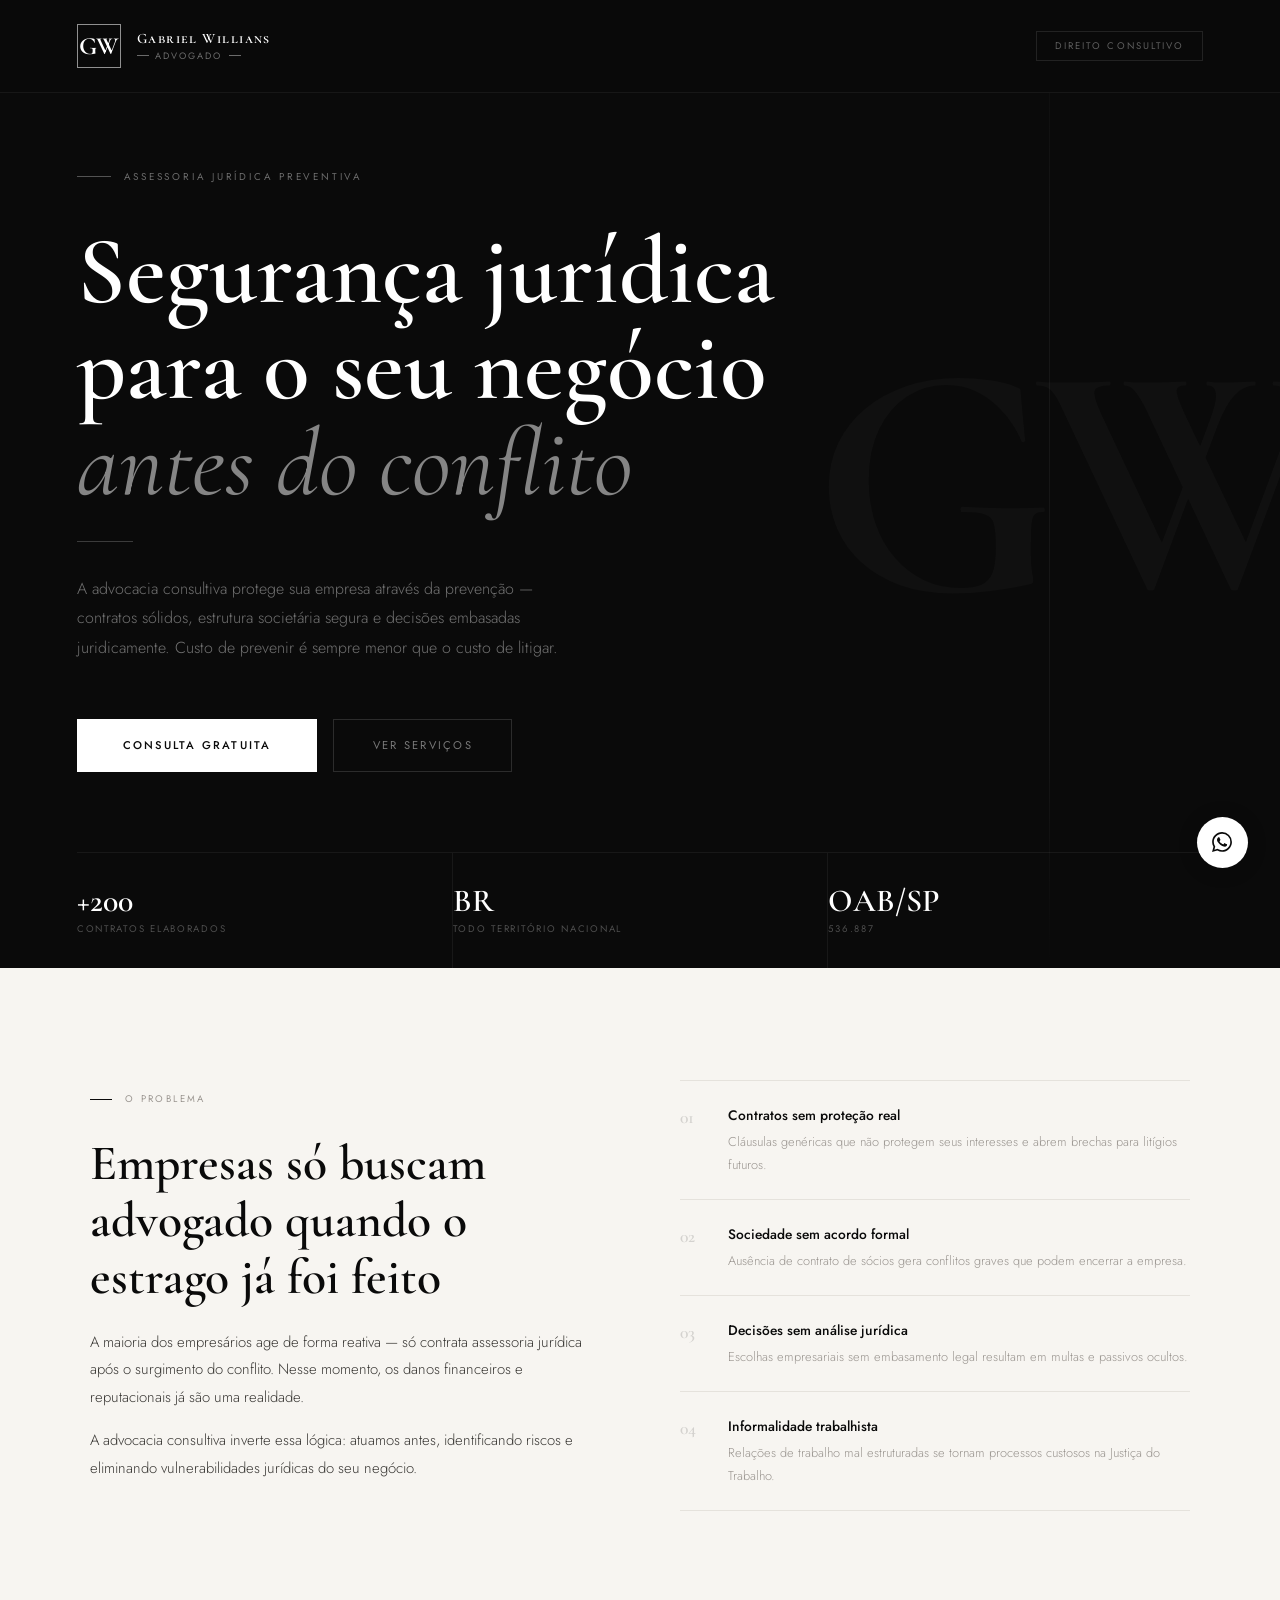
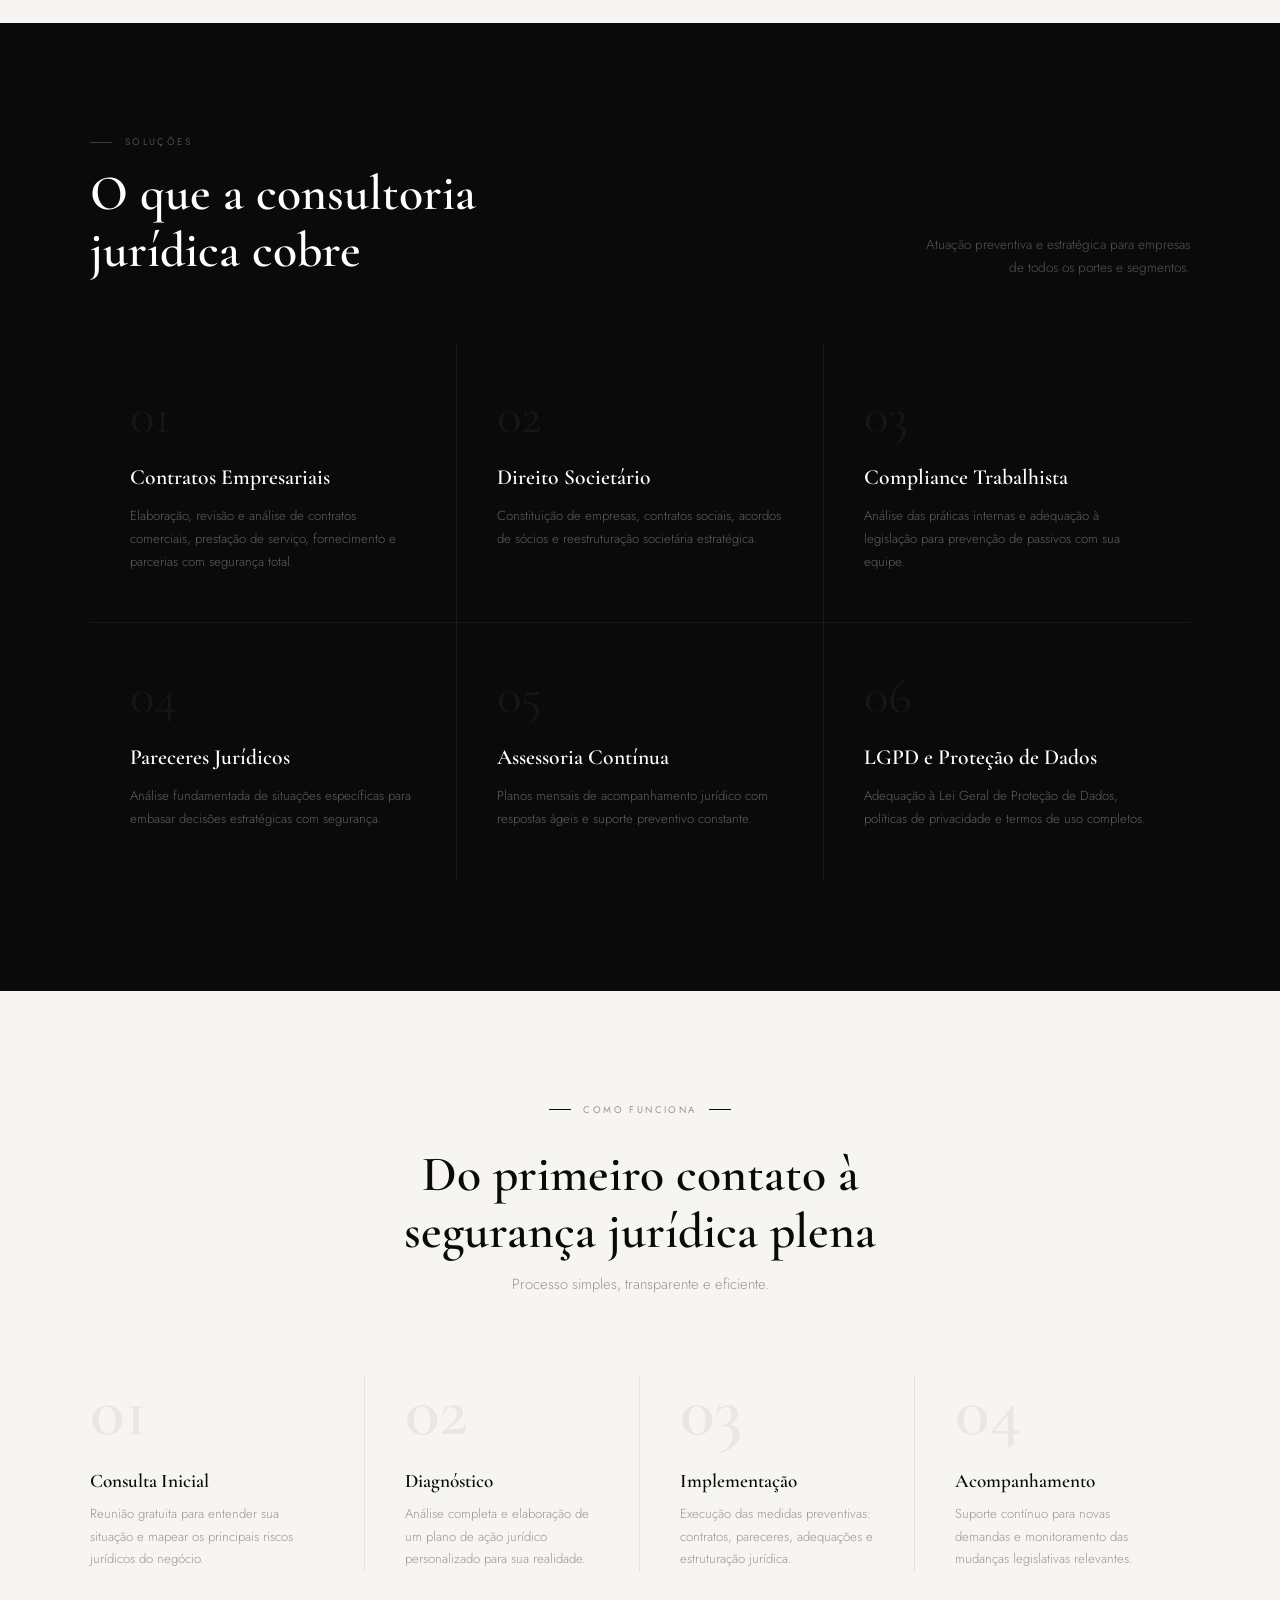
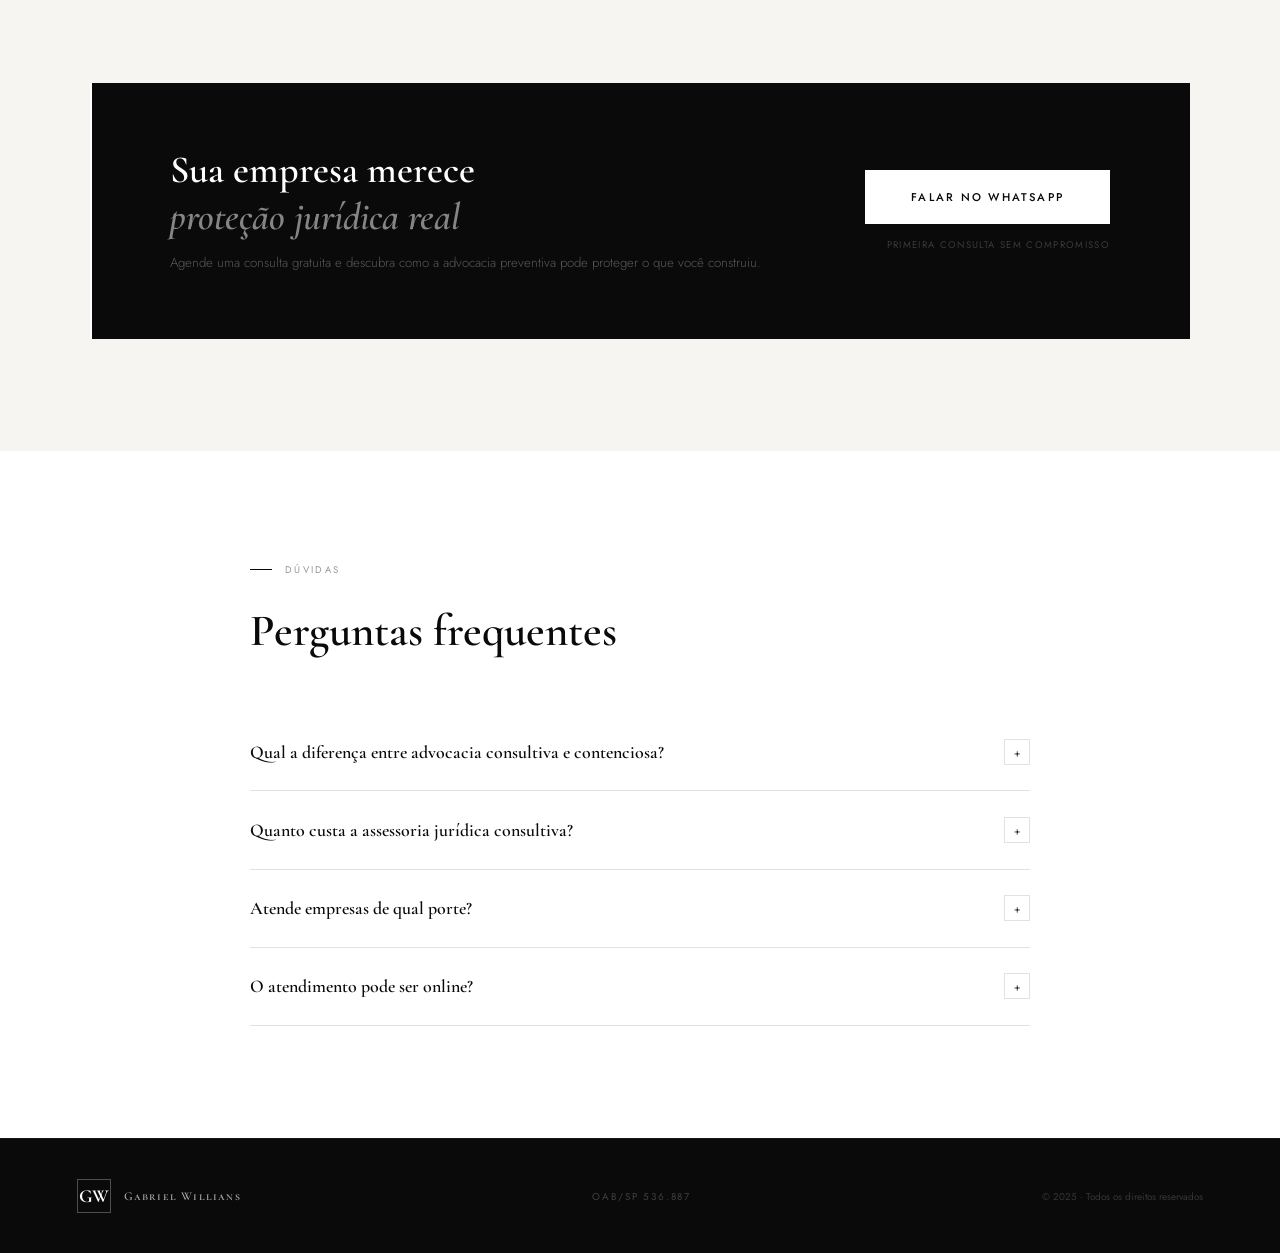
<file: consultivo.html>
<!DOCTYPE html>
<html lang="pt-BR">
<head>
  <meta charset="UTF-8" />
  <meta name="viewport" content="width=device-width, initial-scale=1.0" />
  <title>Advocacia Consultiva | Gabriel Willians Advogado</title>
  <meta name="description" content="Assessoria jurídica preventiva para empresas e empreendedores. Dr. Gabriel Willians – OAB/SP 536887." />
  <link rel="icon" type="image/x-icon" href="favicon.ico">
  <link rel="shortcut icon" href="favicon.ico">
  <link rel="preconnect" href="https://fonts.googleapis.com" />
  <link href="https://fonts.googleapis.com/css2?family=Cormorant+Garamond:ital,wght@0,400;0,600;0,700;1,400;1,600&family=Cormorant+SC:wght@400;600;700&family=Jost:wght@300;400;500&display=swap" rel="stylesheet" />
  <style>
    *, *::before, *::after { box-sizing: border-box; margin: 0; padding: 0; }
    :root {
      --black:    #0a0a0a;
      --white:    #ffffff;
      --offwhite: #f7f5f1;
      --gray:     #e5e2dc;
      --midgray:  #9a9590;
      --darkgray: #3a3835;
    }
    html { scroll-behavior: smooth; }
    body { font-family: 'Jost', sans-serif; background: var(--offwhite); color: var(--black); overflow-x: hidden; }

    /* CURSOR */




    /* NAV */
    nav { position: fixed; top: 0; left: 0; right: 0; z-index: 100; display: flex; align-items: center; justify-content: space-between; padding: 1.5rem 6%; background: rgba(10,10,10,0.97); backdrop-filter: blur(10px); border-bottom: 1px solid rgba(255,255,255,0.06); }
    .nav-logo { display: flex; align-items: center; gap: 1rem; text-decoration: none; }
    .logo-box { width: 44px; height: 44px; border: 1.5px solid rgba(255,255,255,0.55); display: flex; align-items: center; justify-content: center; flex-shrink: 0; }
    .logo-gw { font-family: "Cormorant Garamond", serif; font-size: 1.55rem; font-weight: 700; color: var(--white); line-height: 1; letter-spacing: -0.04em; }
    .logo-text { display: flex; flex-direction: column; }
    .logo-name { font-family: "Cormorant SC", serif; font-size: 0.9rem; font-weight: 600; color: var(--white); letter-spacing: 0.1em; line-height: 1.2; }
    .logo-sub { display: flex; align-items: center; gap: 0.4rem; margin-top: 0.1rem; }
    .logo-dash { width: 12px; height: 1px; background: rgba(255,255,255,0.4); }
    .logo-adv { font-size: 0.58rem; letter-spacing: 0.22em; text-transform: uppercase; color: rgba(255,255,255,0.4); }
    
    
    
    
    
    
    .nav-tag { font-size: 0.6rem; letter-spacing: 0.22em; text-transform: uppercase; color: rgba(255,255,255,0.35); border: 1px solid rgba(255,255,255,0.1); padding: 0.45rem 1.1rem; }

    /* HERO */
    .hero { min-height: 100vh; background: var(--black); display: flex; flex-direction: column; justify-content: center; padding: 10rem 6% 0; position: relative; overflow: hidden; }
    .hero-wm { position: absolute; right: -3%; top: 50%; transform: translateY(-50%); font-family: 'Cormorant Garamond', serif; font-size: clamp(16rem, 26vw, 32rem); font-weight: 700; color: rgba(255,255,255,0.022); line-height: 1; pointer-events: none; user-select: none; letter-spacing: -0.06em; }
    .hero-vline { position: absolute; top: 0; right: 18%; width: 1px; height: 100%; background: linear-gradient(to bottom, transparent, rgba(255,255,255,0.05) 25%, rgba(255,255,255,0.05) 75%, transparent); pointer-events: none; }
    .hero-content { position: relative; z-index: 2; max-width: 800px; }
    .hero-tag { display: inline-flex; align-items: center; gap: 0.8rem; margin-bottom: 2.5rem; opacity: 0; animation: fadeUp 1s 0.1s ease forwards; }
    .tag-line { width: 34px; height: 1px; background: rgba(255,255,255,0.3); }
    .tag-text { font-size: 0.62rem; letter-spacing: 0.28em; text-transform: uppercase; color: rgba(255,255,255,0.4); }
    .hero h1 { font-family: 'Cormorant Garamond', serif; font-size: clamp(3rem, 7.5vw, 6.2rem); font-weight: 600; line-height: 1.0; color: var(--white); margin-bottom: 1.8rem; opacity: 0; animation: fadeUp 1s 0.25s ease forwards; }
    .hero h1 em { font-style: italic; font-weight: 400; color: rgba(255,255,255,0.5); }
    .hero-rule { width: 56px; height: 1px; background: rgba(255,255,255,0.2); margin-bottom: 2rem; opacity: 0; animation: fadeUp 1s 0.4s ease forwards; }
    .hero-desc { font-size: clamp(0.9rem, 1.3vw, 1rem); font-weight: 300; color: rgba(255,255,255,0.42); max-width: 510px; line-height: 1.85; margin-bottom: 3.5rem; opacity: 0; animation: fadeUp 1s 0.5s ease forwards; }
    .hero-ctas { display: flex; gap: 1rem; flex-wrap: wrap; opacity: 0; animation: fadeUp 1s 0.65s ease forwards; }

    .btn-w { background: var(--white); color: var(--black); font-family: 'Jost', sans-serif; font-weight: 500; font-size: 0.7rem; letter-spacing: 0.2em; text-transform: uppercase; padding: 1.1rem 2.8rem; text-decoration: none; display: inline-block; border: 1px solid var(--white); transition: background .25s, color .25s, transform .2s; }
    .btn-w:hover { background: transparent; color: var(--white); transform: translateY(-2px); }
    .btn-g { background: transparent; color: rgba(255,255,255,0.45); font-family: 'Jost', sans-serif; font-size: 0.7rem; letter-spacing: 0.2em; text-transform: uppercase; padding: 1.1rem 2.4rem; text-decoration: none; display: inline-block; border: 1px solid rgba(255,255,255,0.14); transition: border-color .25s, color .25s; }
    .btn-g:hover { border-color: rgba(255,255,255,0.45); color: var(--white); }

    .hero-stats { display: flex; border-top: 1px solid rgba(255,255,255,0.06); margin-top: 5rem; opacity: 0; animation: fadeUp 1s 0.8s ease forwards; }
    .hstat { flex: 1; padding: 2rem 0; border-right: 1px solid rgba(255,255,255,0.06); }
    .hstat:last-child { border-right: none; }
    .hstat-n { font-family: 'Cormorant Garamond', serif; font-size: 2rem; font-weight: 600; color: var(--white); line-height: 1; }
    .hstat-l { font-size: 0.6rem; letter-spacing: 0.18em; text-transform: uppercase; color: rgba(255,255,255,0.28); margin-top: 0.3rem; }

    /* PROBLEM */
    .problem { background: var(--offwhite); padding: 7rem 6%; }
    .two-col { max-width: 1100px; margin: 0 auto; display: grid; grid-template-columns: 1fr 1fr; gap: 5rem; align-items: center; }
    .eyebrow { display: flex; align-items: center; gap: 0.8rem; margin-bottom: 1.8rem; }
    .ey-line { width: 22px; height: 1px; background: var(--black); }
    .ey-text { font-size: 0.6rem; letter-spacing: 0.25em; text-transform: uppercase; color: var(--midgray); }
    .sh2 { font-family: 'Cormorant Garamond', serif; font-size: clamp(2.2rem, 4vw, 3.1rem); font-weight: 600; line-height: 1.15; margin-bottom: 1.4rem; }
    .sp { font-weight: 300; font-size: 0.93rem; color: var(--darkgray); line-height: 1.85; margin-bottom: 1rem; }
    .pain-list { list-style: none; }
    .pain-item { display: flex; gap: 1.4rem; padding: 1.5rem 0; border-bottom: 1px solid var(--gray); align-items: flex-start; }
    .pain-item:first-child { border-top: 1px solid var(--gray); }
    .pain-n { font-family: 'Cormorant Garamond', serif; font-size: 1.1rem; font-weight: 600; color: rgba(0,0,0,0.14); flex-shrink: 0; margin-top: 0.15rem; min-width: 26px; }
    .pain-strong { display: block; font-size: 0.86rem; font-weight: 500; margin-bottom: 0.25rem; }
    .pain-span { font-size: 0.8rem; font-weight: 300; color: var(--midgray); line-height: 1.65; }

    /* SERVICES */
    .services { background: var(--black); padding: 7rem 6%; }
    .sv-head { max-width: 1100px; margin: 0 auto 4rem; display: flex; justify-content: space-between; align-items: flex-end; gap: 2rem; }
    .sv-head h2 { font-family: 'Cormorant Garamond', serif; font-size: clamp(2.2rem, 4vw, 3.1rem); font-weight: 600; color: var(--white); line-height: 1.15; }
    .sv-head p { font-weight: 300; font-size: 0.85rem; color: rgba(255,255,255,0.3); max-width: 270px; line-height: 1.7; text-align: right; }
    .sv-grid { max-width: 1100px; margin: 0 auto; display: grid; grid-template-columns: repeat(3,1fr); gap: 1px; background: rgba(255,255,255,0.06); }
    .sv-card { background: var(--black); padding: 3rem 2.5rem; position: relative; overflow: hidden; transition: background .3s; }
    .sv-card::before { content:''; position: absolute; top: 0; left: 0; right: 0; height: 1px; background: var(--white); transform: scaleX(0); transform-origin: left; transition: transform .4s ease; }
    .sv-card:hover::before { transform: scaleX(1); }
    .sv-card:hover { background: #111; }
    .sv-n { font-family: 'Cormorant Garamond', serif; font-size: 3.2rem; font-weight: 400; color: rgba(255,255,255,0.05); line-height: 1; margin-bottom: 1.4rem; }
    .sv-t { font-family: 'Cormorant Garamond', serif; font-size: 1.35rem; font-weight: 600; color: var(--white); margin-bottom: 0.9rem; line-height: 1.2; }
    .sv-d { font-size: 0.82rem; font-weight: 300; color: rgba(255,255,255,0.35); line-height: 1.75; }

    /* PROCESS */
    .process { background: var(--offwhite); padding: 7rem 6%; }
    .proc-inner { max-width: 1100px; margin: 0 auto; }
    .proc-top { text-align: center; margin-bottom: 5rem; }
    .proc-top h2 { font-family: 'Cormorant Garamond', serif; font-size: clamp(2.2rem, 4vw, 3.1rem); font-weight: 600; line-height: 1.15; margin-bottom: 0.8rem; }
    .proc-top p { font-weight: 300; color: var(--midgray); font-size: 0.92rem; }
    .steps { display: grid; grid-template-columns: repeat(4,1fr); }
    .step { padding: 0 2.5rem; border-right: 1px solid var(--gray); }
    .step:first-child { padding-left: 0; }
    .step:last-child { border-right: none; }
    .step-n { font-family: 'Cormorant Garamond', serif; font-size: 4.5rem; font-weight: 600; color: rgba(0,0,0,0.055); line-height: 1; margin-bottom: 1.4rem; }
    .step h4 { font-family: 'Cormorant Garamond', serif; font-size: 1.2rem; font-weight: 600; margin-bottom: 0.6rem; }
    .step p { font-size: 0.82rem; font-weight: 300; color: var(--midgray); line-height: 1.75; }

    /* CTA */
    .cta-wrap { background: var(--offwhite); padding: 0 6% 7rem; }
    .cta-box { max-width: 1100px; margin: 0 auto; background: var(--black); display: grid; grid-template-columns: 1fr auto; align-items: center; gap: 3rem; padding: 4rem 5rem; position: relative; overflow: hidden; }
    .cta-box::before { content: ''; position: absolute; left: 0; top: 0; bottom: 0; width: 2px; background: var(--white); }
    .cta-left h2 { font-family: 'Cormorant Garamond', serif; font-size: clamp(1.8rem, 3vw, 2.6rem); font-weight: 600; color: var(--white); line-height: 1.2; margin-bottom: 0.8rem; }
    .cta-left h2 em { font-style: italic; color: rgba(255,255,255,0.5); }
    .cta-left p { font-size: 0.83rem; font-weight: 300; color: rgba(255,255,255,0.32); line-height: 1.7; }
    .cta-right { display: flex; flex-direction: column; align-items: flex-end; gap: 0.9rem; flex-shrink: 0; }
    .cta-note { font-size: 0.6rem; letter-spacing: 0.14em; text-transform: uppercase; color: rgba(255,255,255,0.2); }

    /* FAQ */
    .faq { background: var(--white); padding: 7rem 6%; }
    .faq-inner { max-width: 780px; margin: 0 auto; }
    .faq-item { border-bottom: 1px solid var(--gray); }
    .faq-q { width: 100%; background: none; border: none; text-align: left; padding: 1.6rem 0; font-family: 'Cormorant Garamond', serif; font-size: 1.12rem; font-weight: 600; cursor: pointer; display: flex; justify-content: space-between; align-items: center; color: var(--black); gap: 1rem; transition: color .2s; }
    .faq-q:hover { color: var(--darkgray); }
    .faq-icon { width: 26px; height: 26px; border: 1px solid var(--gray); display: flex; align-items: center; justify-content: center; flex-shrink: 0; font-size: 1rem; color: var(--black); transition: transform .35s, background .2s, border-color .2s; line-height: 1; }
    .faq-item.open .faq-icon { transform: rotate(45deg); background: var(--black); color: var(--white); border-color: var(--black); }
    .faq-a { max-height: 0; overflow: hidden; transition: max-height .45s ease; }
    .faq-item.open .faq-a { max-height: 300px; }
    .faq-body { padding-bottom: 1.8rem; font-size: 0.88rem; font-weight: 300; color: var(--darkgray); line-height: 1.85; }

    /* FOOTER */
    footer { background: var(--black); padding: 2.5rem 6%; display: flex; align-items: center; justify-content: space-between; flex-wrap: wrap; gap: 1rem; border-top: 1px solid rgba(255,255,255,0.05); }
    .f-logo { display: flex; align-items: center; gap: 0.8rem; }
    .f-box { width: 34px; height: 34px; border: 1px solid rgba(255,255,255,0.28); display: flex; align-items: center; justify-content: center; }
    .f-gw { font-family: 'Cormorant Garamond', serif; font-size: 1.15rem; font-weight: 700; color: var(--white); }
    .f-name { font-family: 'Cormorant SC', serif; font-size: 0.75rem; font-weight: 600; color: rgba(255,255,255,0.65); letter-spacing: 0.1em; }
    .f-oab { font-size: 0.62rem; letter-spacing: 0.18em; text-transform: uppercase; color: rgba(255,255,255,0.22); }
    .f-copy { font-size: 0.62rem; color: rgba(255,255,255,0.18); }

    /* WA FLOAT */
    .wa { position: fixed; bottom: 2rem; right: 2rem; z-index: 200; background: var(--white); color: var(--black); width: 3.2rem; height: 3.2rem; border-radius: 50%; display: flex; align-items: center; justify-content: center; text-decoration: none; box-shadow: 0 2px 20px rgba(0,0,0,0.18); transition: transform .2s, box-shadow .2s; }
    .wa:hover { transform: scale(1.1); box-shadow: 0 4px 32px rgba(0,0,0,0.28); }

    /* REVEAL */
    .reveal { opacity: 0; transform: translateY(28px); transition: opacity .8s ease, transform .8s ease; }
    .reveal.visible { opacity: 1; transform: translateY(0); }

    /* ANIM */
    @keyframes fadeUp { from { opacity:0; transform:translateY(28px); } to { opacity:1; transform:translateY(0); } }

    /* RESPONSIVE */
    @media(max-width:960px){
      .two-col { grid-template-columns:1fr; gap:3rem; }
      .sv-grid { grid-template-columns:1fr 1fr; }
      .sv-head { flex-direction:column; align-items:flex-start; }
      .sv-head p { text-align:left; max-width:100%; }
      .steps { grid-template-columns:1fr 1fr; gap:3rem; }
      .step { border-right:none; padding:0; }
      .cta-box { grid-template-columns:1fr; padding:3rem 2.5rem; }
      .cta-right { align-items:flex-start; }
    }
    @media(max-width:640px){
      .sv-grid { grid-template-columns:1fr; }
      .steps { grid-template-columns:1fr; }
      .hero-stats { flex-wrap:wrap; }
      .hstat { min-width:50%; }
      body { cursor:auto; }
    }
  </style>
</head>
<body>

<!-- NAV -->
<nav>
  <a href="/" class="nav-logo">
    <div class="logo-box"><span class="logo-gw">GW</span></div>
    <div class="logo-text">
      <span class="logo-name">Gabriel Willians</span>
      <div class="logo-sub">
        <div class="logo-dash"></div>
        <span class="logo-adv">Advogado</span>
        <div class="logo-dash"></div>
      </div>
    </div>
  </a>
  <div class="nav-tag">Direito Consultivo</div>
</nav>

<!-- HERO -->
<section class="hero">
  <div class="hero-vline"></div>
  <div class="hero-wm">GW</div>
  <div class="hero-content">
    <div class="hero-tag">
      <div class="tag-line"></div>
      <span class="tag-text">Assessoria Jurídica Preventiva</span>
    </div>
    <h1>Segurança jurídica<br>para o seu negócio<br><em>antes do conflito</em></h1>
    <div class="hero-rule"></div>
    <p class="hero-desc">A advocacia consultiva protege sua empresa através da prevenção — contratos sólidos, estrutura societária segura e decisões embasadas juridicamente. Custo de prevenir é sempre menor que o custo de litigar.</p>
    <div class="hero-ctas">
      <a href="https://wa.me/5511920701830?text=Olá%20Dr.%20Gabriel,%20vim%20pelo%20anúncio%20e%20gostaria%20de%20uma%20consultoria%20jurídica." class="btn-w" target="_blank">Consulta Gratuita</a>
      <a href="#servicos" class="btn-g">Ver Serviços</a>
    </div>
  </div>
  <div class="hero-stats">
    <div class="hstat"><div class="hstat-n">+200</div><div class="hstat-l">Contratos elaborados</div></div>
    <div class="hstat"><div class="hstat-n">BR</div><div class="hstat-l">Todo território nacional</div></div>
    <div class="hstat"><div class="hstat-n">OAB/SP</div><div class="hstat-l">536.887</div></div>
  </div>
</section>

<!-- PROBLEMA -->
<section class="problem">
  <div class="two-col reveal">
    <div>
      <div class="eyebrow"><div class="ey-line"></div><span class="ey-text">O Problema</span></div>
      <h2 class="sh2">Empresas só buscam advogado quando o estrago já foi feito</h2>
      <p class="sp">A maioria dos empresários age de forma reativa — só contrata assessoria jurídica após o surgimento do conflito. Nesse momento, os danos financeiros e reputacionais já são uma realidade.</p>
      <p class="sp">A advocacia consultiva inverte essa lógica: atuamos antes, identificando riscos e eliminando vulnerabilidades jurídicas do seu negócio.</p>
    </div>
    <ul class="pain-list">
      <li class="pain-item"><span class="pain-n">01</span><div><strong class="pain-strong">Contratos sem proteção real</strong><span class="pain-span">Cláusulas genéricas que não protegem seus interesses e abrem brechas para litígios futuros.</span></div></li>
      <li class="pain-item"><span class="pain-n">02</span><div><strong class="pain-strong">Sociedade sem acordo formal</strong><span class="pain-span">Ausência de contrato de sócios gera conflitos graves que podem encerrar a empresa.</span></div></li>
      <li class="pain-item"><span class="pain-n">03</span><div><strong class="pain-strong">Decisões sem análise jurídica</strong><span class="pain-span">Escolhas empresariais sem embasamento legal resultam em multas e passivos ocultos.</span></div></li>
      <li class="pain-item"><span class="pain-n">04</span><div><strong class="pain-strong">Informalidade trabalhista</strong><span class="pain-span">Relações de trabalho mal estruturadas se tornam processos custosos na Justiça do Trabalho.</span></div></li>
    </ul>
  </div>
</section>

<!-- SERVIÇOS -->
<section class="services" id="servicos">
  <div class="sv-head reveal">
    <div>
      <div class="eyebrow" style="margin-bottom:1rem"><div class="ey-line" style="background:rgba(255,255,255,0.2)"></div><span class="ey-text" style="color:rgba(255,255,255,0.28)">Soluções</span></div>
      <h2>O que a consultoria<br>jurídica cobre</h2>
    </div>
    <p>Atuação preventiva e estratégica para empresas de todos os portes e segmentos.</p>
  </div>
  <div class="sv-grid reveal">
    <div class="sv-card"><div class="sv-n">01</div><div class="sv-t">Contratos Empresariais</div><p class="sv-d">Elaboração, revisão e análise de contratos comerciais, prestação de serviço, fornecimento e parcerias com segurança total.</p></div>
    <div class="sv-card"><div class="sv-n">02</div><div class="sv-t">Direito Societário</div><p class="sv-d">Constituição de empresas, contratos sociais, acordos de sócios e reestruturação societária estratégica.</p></div>
    <div class="sv-card"><div class="sv-n">03</div><div class="sv-t">Compliance Trabalhista</div><p class="sv-d">Análise das práticas internas e adequação à legislação para prevenção de passivos com sua equipe.</p></div>
    <div class="sv-card"><div class="sv-n">04</div><div class="sv-t">Pareceres Jurídicos</div><p class="sv-d">Análise fundamentada de situações específicas para embasar decisões estratégicas com segurança.</p></div>
    <div class="sv-card"><div class="sv-n">05</div><div class="sv-t">Assessoria Contínua</div><p class="sv-d">Planos mensais de acompanhamento jurídico com respostas ágeis e suporte preventivo constante.</p></div>
    <div class="sv-card"><div class="sv-n">06</div><div class="sv-t">LGPD e Proteção de Dados</div><p class="sv-d">Adequação à Lei Geral de Proteção de Dados, políticas de privacidade e termos de uso completos.</p></div>
  </div>
</section>

<!-- PROCESSO -->
<section class="process">
  <div class="proc-inner">
    <div class="proc-top reveal">
      <div class="eyebrow" style="justify-content:center"><div class="ey-line"></div><span class="ey-text">Como Funciona</span><div class="ey-line"></div></div>
      <h2>Do primeiro contato à<br>segurança jurídica plena</h2>
      <p>Processo simples, transparente e eficiente.</p>
    </div>
    <div class="steps reveal">
      <div class="step"><div class="step-n">01</div><h4>Consulta Inicial</h4><p>Reunião gratuita para entender sua situação e mapear os principais riscos jurídicos do negócio.</p></div>
      <div class="step"><div class="step-n">02</div><h4>Diagnóstico</h4><p>Análise completa e elaboração de um plano de ação jurídico personalizado para sua realidade.</p></div>
      <div class="step"><div class="step-n">03</div><h4>Implementação</h4><p>Execução das medidas preventivas: contratos, pareceres, adequações e estruturação jurídica.</p></div>
      <div class="step"><div class="step-n">04</div><h4>Acompanhamento</h4><p>Suporte contínuo para novas demandas e monitoramento das mudanças legislativas relevantes.</p></div>
    </div>
  </div>
</section>

<!-- CTA -->
<section class="cta-wrap">
  <div class="cta-box reveal">
    <div class="cta-left">
      <h2>Sua empresa merece<br><em>proteção jurídica real</em></h2>
      <p>Agende uma consulta gratuita e descubra como a advocacia preventiva pode proteger o que você construiu.</p>
    </div>
    <div class="cta-right">
      <a href="https://wa.me/5511920701830?text=Olá%20Dr.%20Gabriel,%20vim%20pelo%20anúncio%20e%20gostaria%20de%20uma%20consultoria%20jurídica." class="btn-w" target="_blank">Falar no WhatsApp</a>
      <p class="cta-note">Primeira consulta sem compromisso</p>
    </div>
  </div>
</section>

<!-- FAQ -->
<section class="faq">
  <div class="faq-inner">
    <div style="margin-bottom:3.5rem" class="reveal">
      <div class="eyebrow"><div class="ey-line"></div><span class="ey-text">Dúvidas</span></div>
      <h2 class="sh2" style="font-size:clamp(2rem,3.5vw,2.8rem)">Perguntas frequentes</h2>
    </div>
    <div class="reveal">
      <div class="faq-item">
        <button class="faq-q" onclick="toggleFaq(this)">Qual a diferença entre advocacia consultiva e contenciosa?<span class="faq-icon">+</span></button>
        <div class="faq-a"><div class="faq-body">A advocacia consultiva atua na prevenção — análise, contratos e orientação antes que surjam conflitos. A contenciosa atua quando já há litígio. Investir no consultivo reduz drasticamente a necessidade e o custo do contencioso.</div></div>
      </div>
      <div class="faq-item">
        <button class="faq-q" onclick="toggleFaq(this)">Quanto custa a assessoria jurídica consultiva?<span class="faq-icon">+</span></button>
        <div class="faq-a"><div class="faq-body">Os valores variam conforme o escopo e a demanda da empresa. Trabalhamos com honorários por demanda específica ou planos mensais de assessoria contínua. O investimento é sempre menor que o custo de um litígio.</div></div>
      </div>
      <div class="faq-item">
        <button class="faq-q" onclick="toggleFaq(this)">Atende empresas de qual porte?<span class="faq-icon">+</span></button>
        <div class="faq-a"><div class="faq-body">Atendemos desde MEIs e startups até empresas de médio porte que desejam atuar com segurança jurídica e previsibilidade.

Também assessoramos influenciadores, criadores de conteúdo e infoprodutores que precisam estruturar contratos, parcerias e operações digitais de forma profissional e protegida.

A Assessoria Jurídica Preventiva é personalizada conforme o momento do seu negócio — seja para organizar a base jurídica, revisar contratos ou evitar riscos que podem gerar prejuízos futuros.

Nosso foco é simples: reduzir riscos, evitar passivos e proteger o crescimento da sua empresa.</div></div>
      </div>
      <div class="faq-item">
        <button class="faq-q" onclick="toggleFaq(this)">O atendimento pode ser online?<span class="faq-icon">+</span></button>
        <div class="faq-a"><div class="faq-body">Sim. Realizamos atendimentos presenciais e online por videochamada. A maioria das demandas consultivas é resolvida de forma totalmente remota com a mesma qualidade e segurança jurídica.</div></div>
      </div>
    </div>
  </div>
</section>

<!-- FOOTER -->
<footer>
  <div class="f-logo">
    <div class="f-box"><span class="f-gw">GW</span></div>
    <span class="f-name">Gabriel Willians</span>
  </div>
  <div class="f-oab">OAB/SP 536.887</div>
  <div class="f-copy">© 2025 · Todos os direitos reservados</div>
</footer>

<!-- WHATSAPP -->
<a href="https://wa.me/5511920701830?text=Olá%20Dr.%20Gabriel,%20vim%20pelo%20anúncio%20e%20gostaria%20de%20uma%20consultoria%20jurídica." class="wa" target="_blank" title="WhatsApp">
  <svg xmlns="http://www.w3.org/2000/svg" width="20" height="20" viewBox="0 0 24 24" fill="currentColor"><path d="M17.472 14.382c-.297-.149-1.758-.867-2.03-.967-.273-.099-.471-.148-.67.15-.197.297-.767.966-.94 1.164-.173.199-.347.223-.644.075-.297-.15-1.255-.463-2.39-1.475-.883-.788-1.48-1.761-1.653-2.059-.173-.297-.018-.458.13-.606.134-.133.298-.347.446-.52.149-.174.198-.298.298-.497.099-.198.05-.371-.025-.52-.075-.149-.669-1.612-.916-2.207-.242-.579-.487-.5-.669-.51-.173-.008-.371-.01-.57-.01-.198 0-.52.074-.792.372-.272.297-1.04 1.016-1.04 2.479 0 1.462 1.065 2.875 1.213 3.074.149.198 2.096 3.2 5.077 4.487.709.306 1.262.489 1.694.625.712.227 1.36.195 1.871.118.571-.085 1.758-.719 2.006-1.413.248-.694.248-1.289.173-1.413-.074-.124-.272-.198-.57-.347m-5.421 7.403h-.004a9.87 9.87 0 01-5.031-1.378l-.361-.214-3.741.982.998-3.648-.235-.374a9.86 9.86 0 01-1.51-5.26c.001-5.45 4.436-9.884 9.888-9.884 2.64 0 5.122 1.03 6.988 2.898a9.825 9.825 0 012.893 6.994c-.003 5.45-4.437 9.884-9.885 9.884m8.413-18.297A11.815 11.815 0 0012.05 0C5.495 0 .16 5.335.157 11.892c0 2.096.547 4.142 1.588 5.945L.057 24l6.305-1.654a11.882 11.882 0 005.683 1.448h.005c6.554 0 11.89-5.335 11.893-11.893a11.821 11.821 0 00-3.48-8.413z"/></svg>
</a>

<script>


  // FAQ
  function toggleFaq(btn){
    const item=btn.parentElement, open=item.classList.contains('open');
    document.querySelectorAll('.faq-item').forEach(i=>i.classList.remove('open'));
    if(!open) item.classList.add('open');
  }

  // Reveal
  const obs=new IntersectionObserver(entries=>{
    entries.forEach(e=>{ if(e.isIntersecting){ e.target.classList.add('visible'); obs.unobserve(e.target); } });
  },{threshold:.08});
  document.querySelectorAll('.reveal').forEach(el=>obs.observe(el));

  // Smooth scroll
  document.querySelectorAll('a[href^="#"]').forEach(a=>{
    a.addEventListener('click',e=>{
      const t=document.querySelector(a.getAttribute('href'));
      if(t){e.preventDefault();t.scrollIntoView({behavior:'smooth'});}
    });
  });
</script>
</body>
</html>
</file>
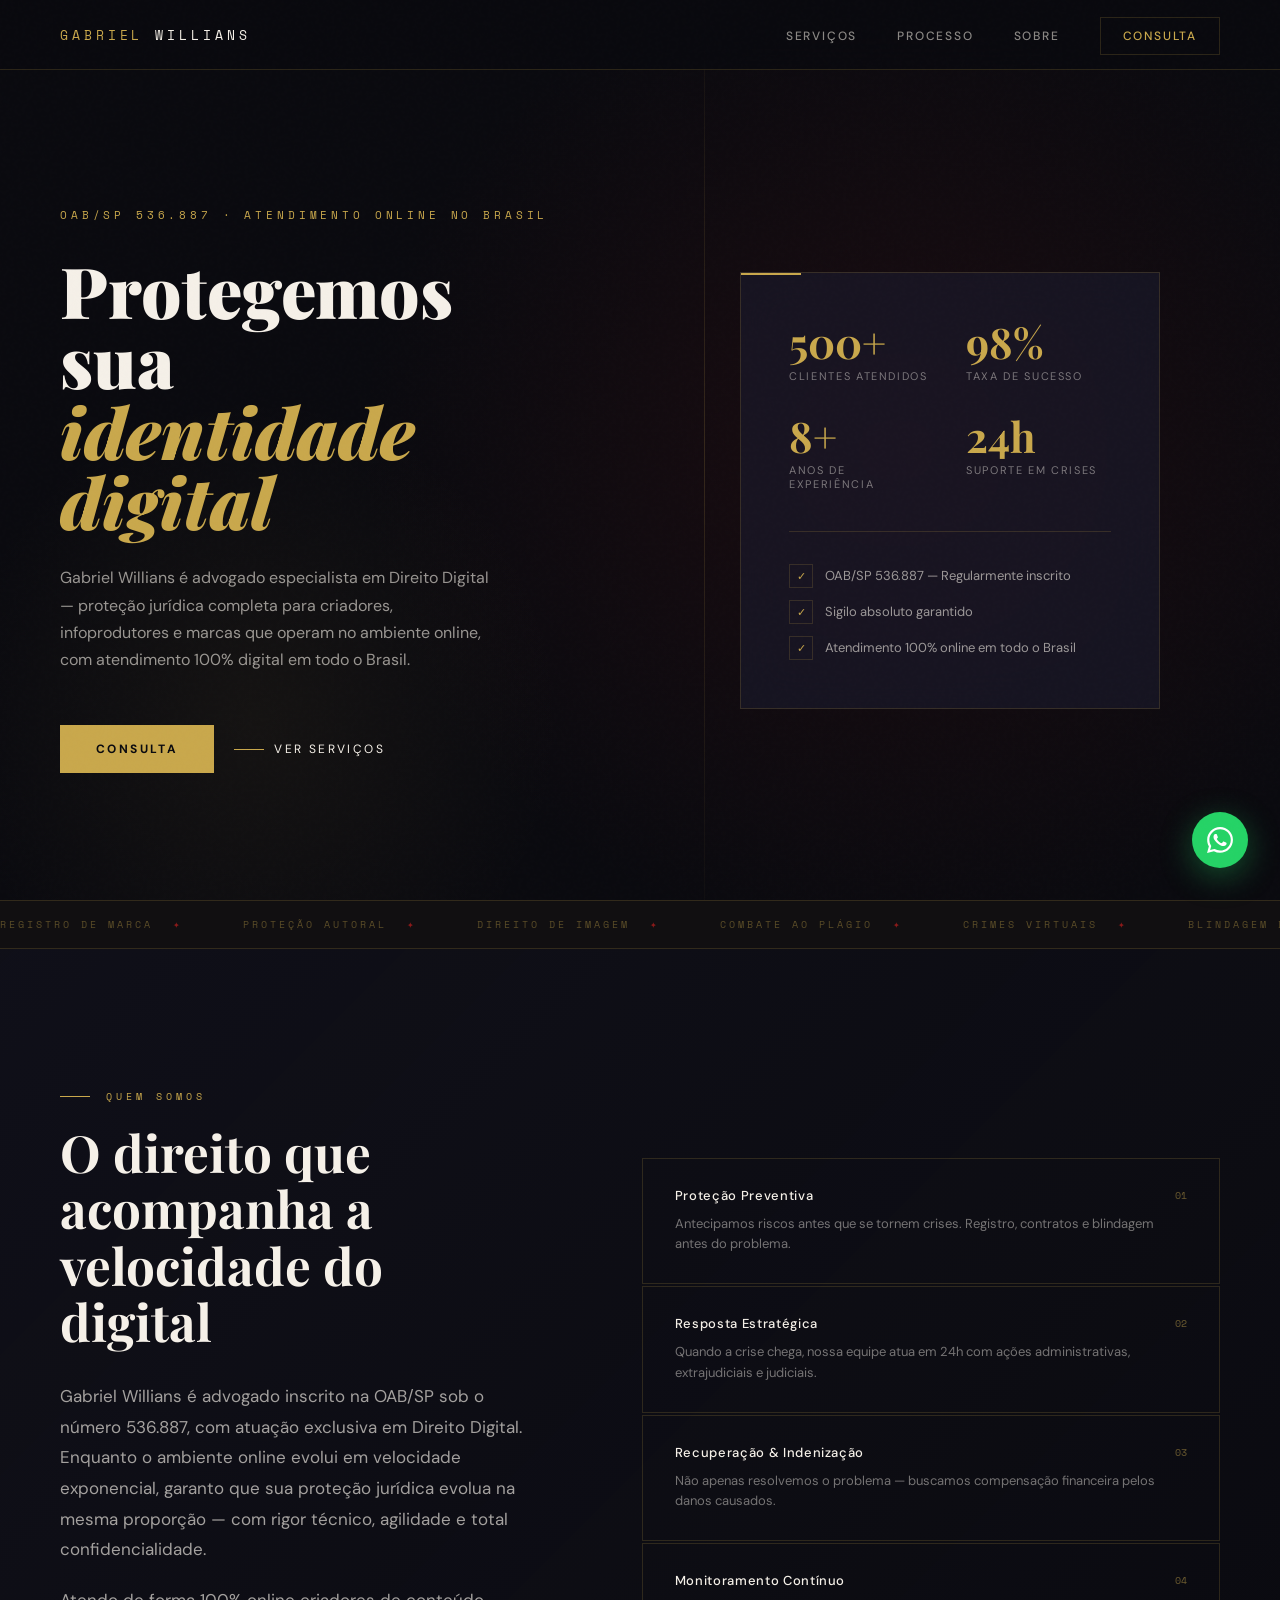
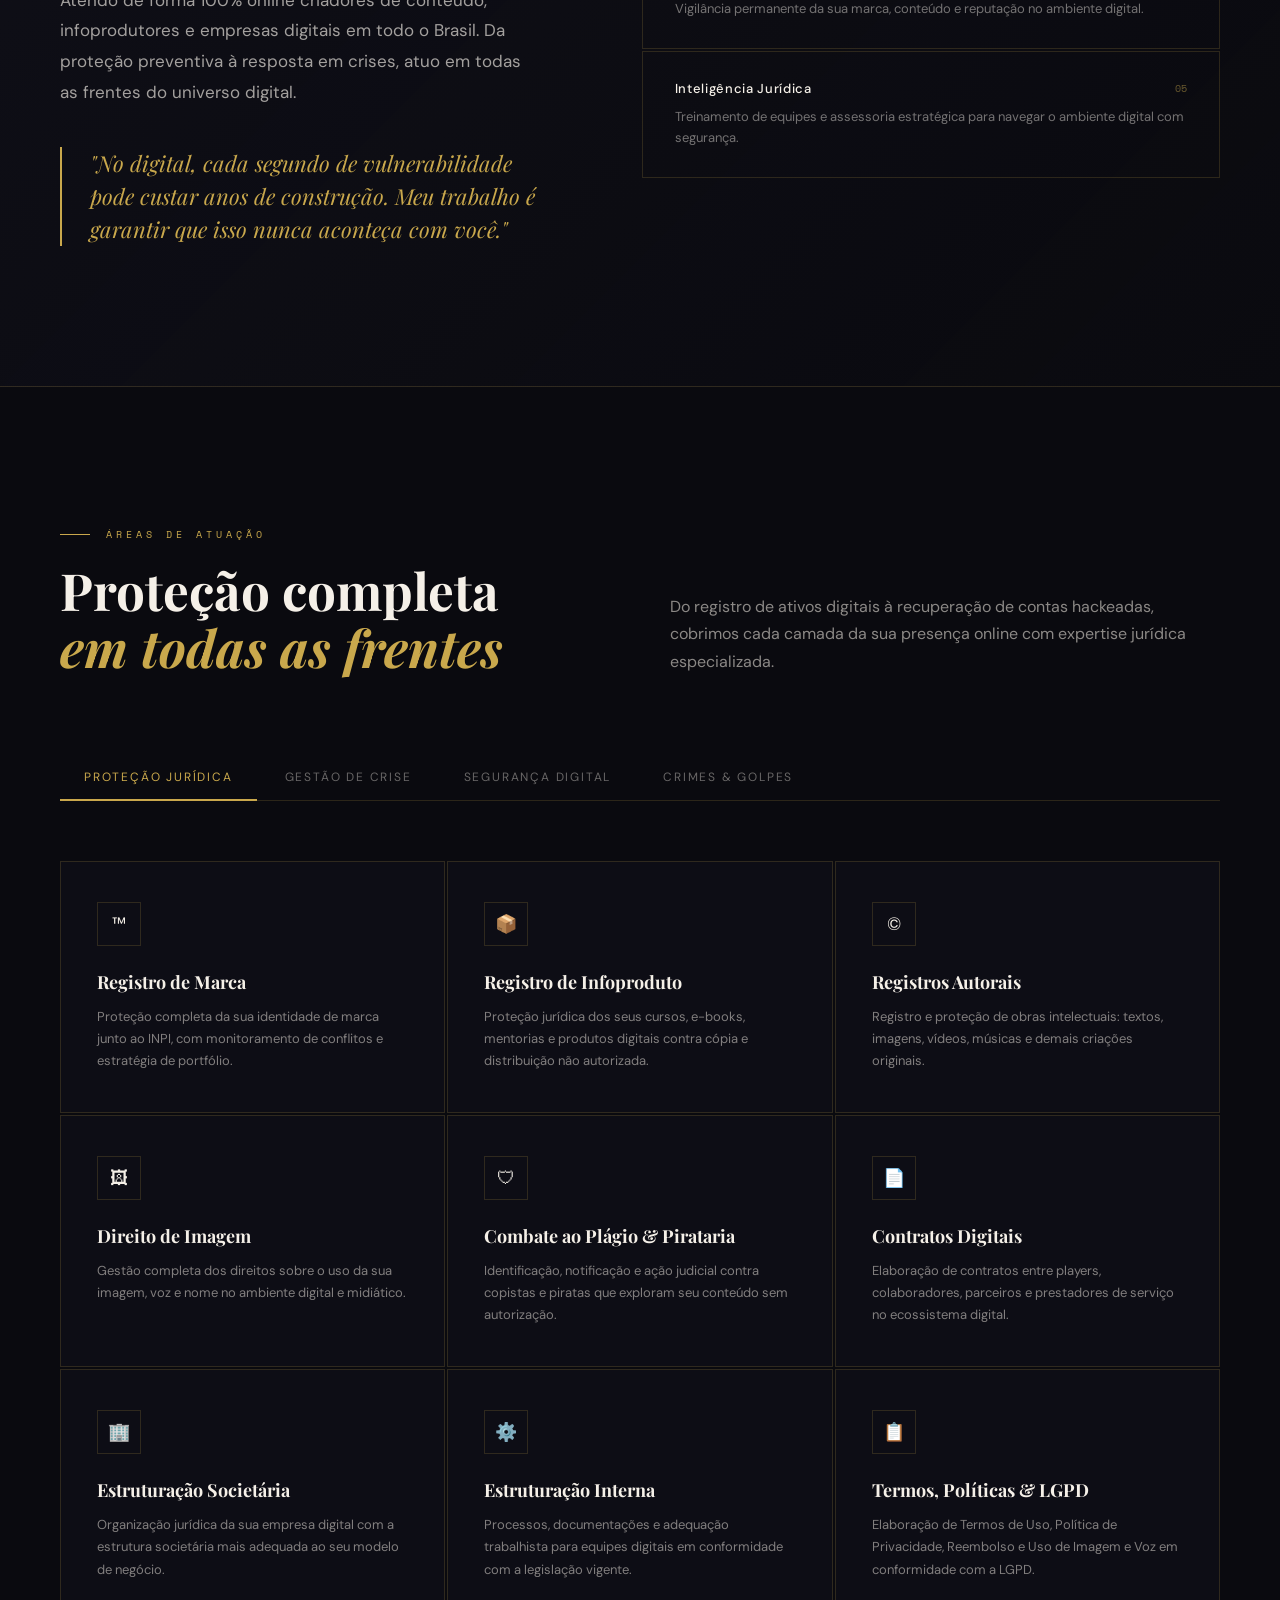
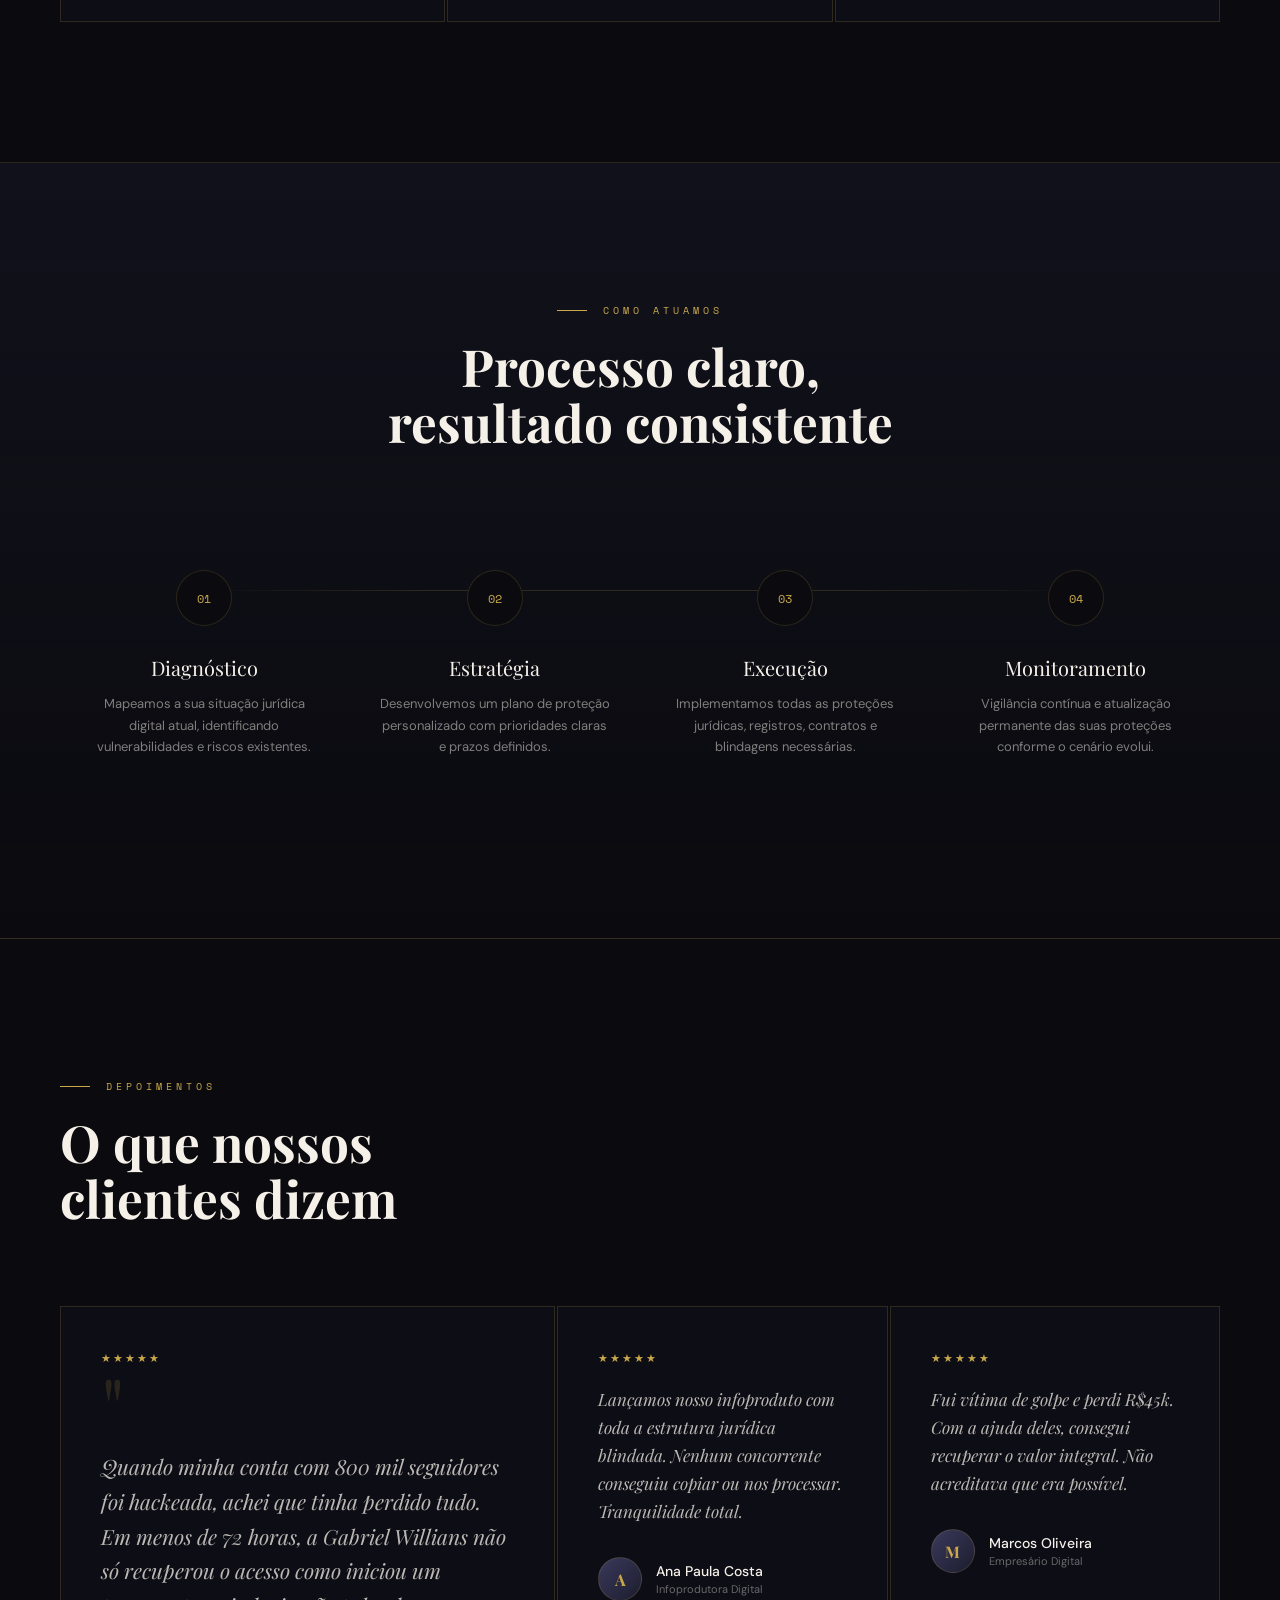
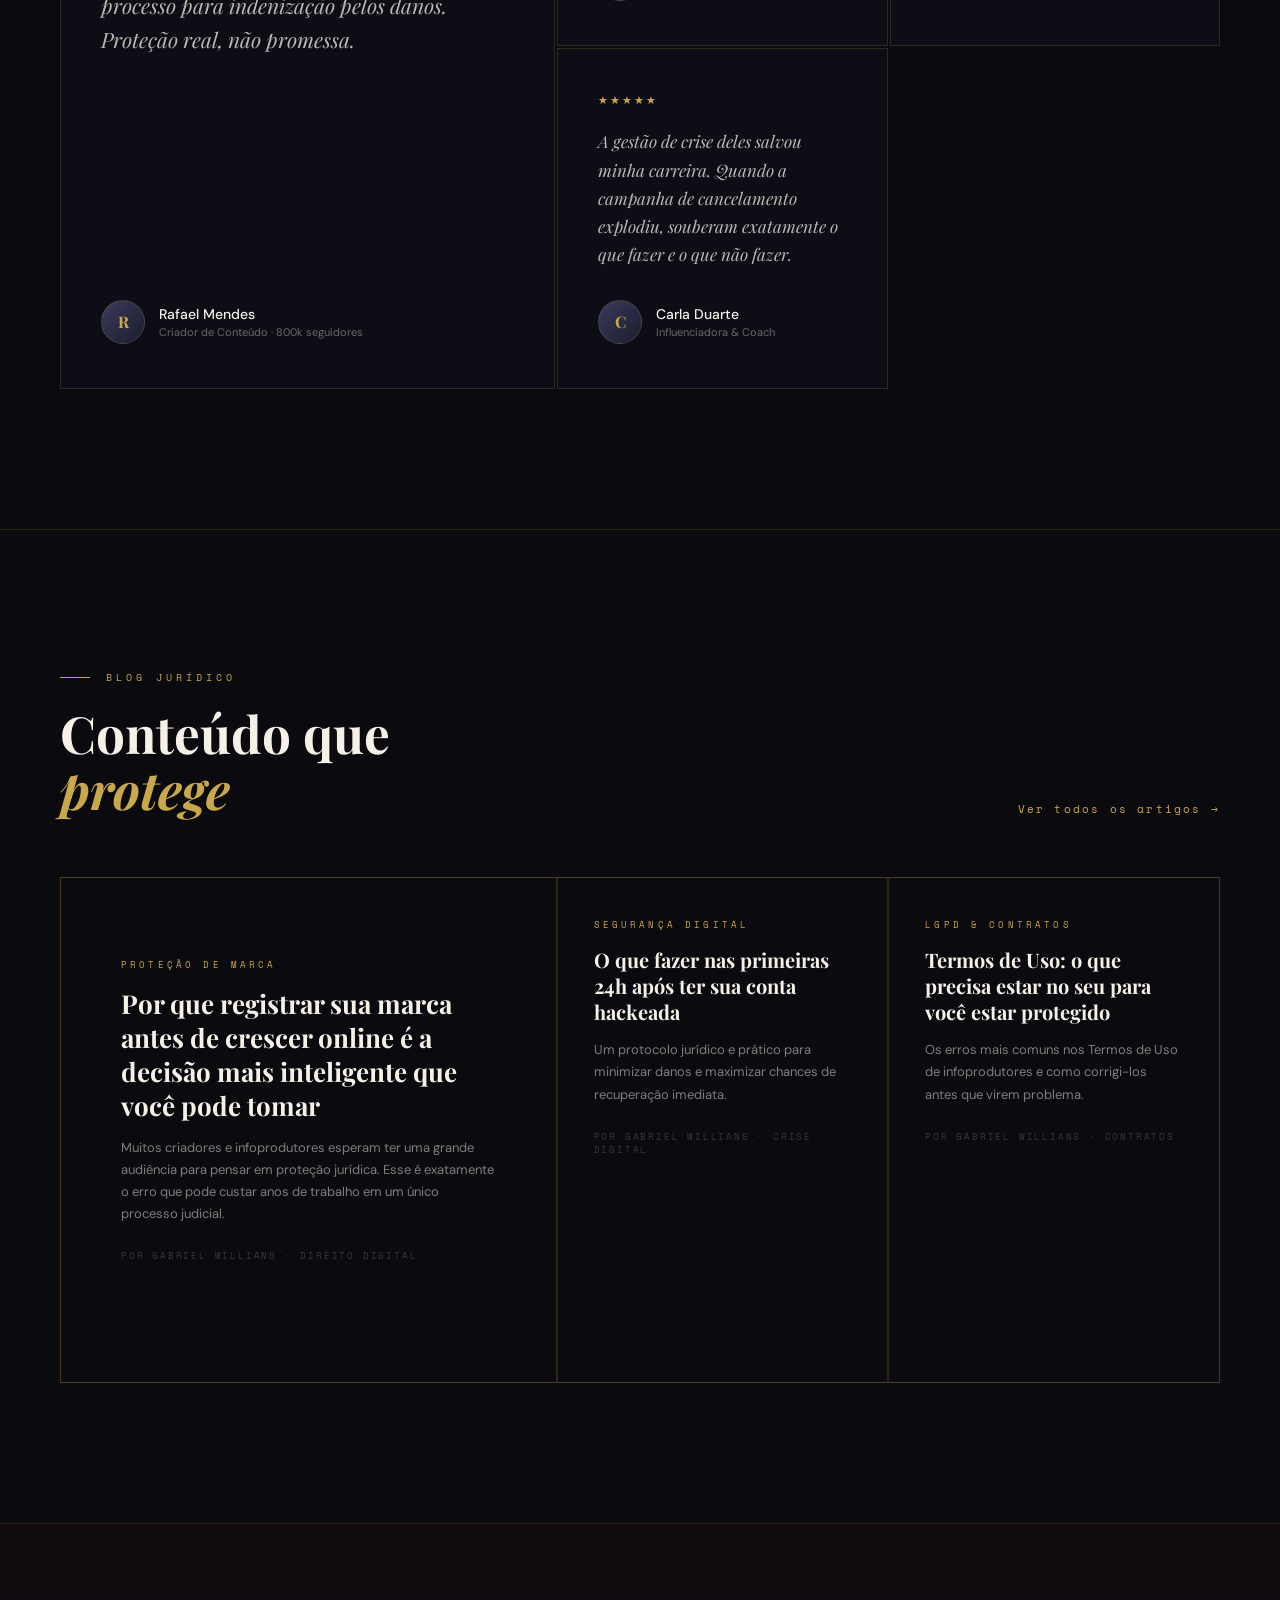
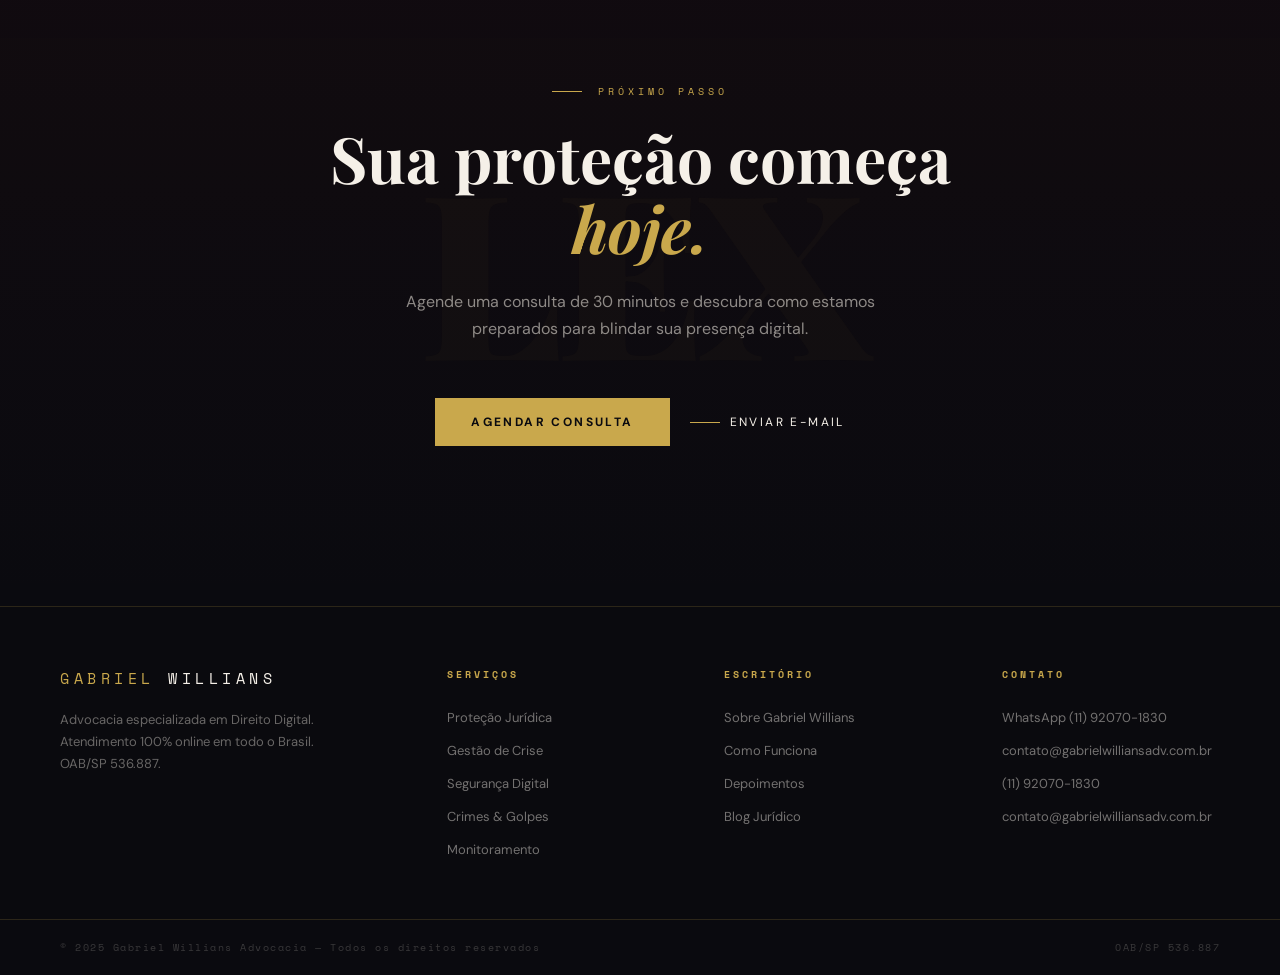
<file: direito-digital.html>
<!DOCTYPE html>
<html lang="pt-BR">
<head>
<meta charset="UTF-8">
<meta name="viewport" content="width=device-width, initial-scale=1.0">
<title>Gabriel Willians — Advogado Especialista em Direito Digital</title>
<link href="https://fonts.googleapis.com/css2?family=Playfair+Display:ital,wght@0,400;0,700;0,900;1,400&family=DM+Sans:wght@300;400;500&family=Space+Mono:wght@400;700&display=swap" rel="stylesheet">
<style>
  *, *::before, *::after { margin: 0; padding: 0; box-sizing: border-box; }

  :root {
    --ink: #0a0a0f;
    --ivory: #f5f0e8;
    --gold: #c9a84c;
    --gold-light: #e8c97a;
    --crimson: #8b1a1a;
    --slate: #1c1c2e;
    --mid: #3a3a5c;
    --ghost: rgba(201,168,76,0.08);
    --line: rgba(201,168,76,0.18);
  }

  html { scroll-behavior: smooth; }

  body {
    font-family: 'DM Sans', sans-serif;
    background: var(--ink);
    color: var(--ivory);
    overflow-x: hidden;
    }

  

  /* Noise overlay */
  body::after {
    content: '';
    position: fixed; inset: 0;
    background-image: url("data:image/svg+xml,%3Csvg viewBox='0 0 256 256' xmlns='http://www.w3.org/2000/svg'%3E%3Cfilter id='noise'%3E%3CfeTurbulence type='fractalNoise' baseFrequency='0.9' numOctaves='4' stitchTiles='stitch'/%3E%3C/filter%3E%3Crect width='100%25' height='100%25' filter='url(%23noise)' opacity='0.04'/%3E%3C/svg%3E");
    pointer-events: none;
    z-index: 9990;
    opacity: 0.35;
  }

  /* ── NAV ── */
  nav {
    position: fixed; top: 0; left: 0; right: 0; z-index: 100;
    padding: 24px 60px;
    display: flex; justify-content: space-between; align-items: center;
    border-bottom: 1px solid transparent;
    transition: all 0.4s ease;
  }
  nav.scrolled {
    background: rgba(10,10,15,0.92);
    backdrop-filter: blur(20px);
    border-bottom-color: var(--line);
    padding: 16px 60px;
  }
  .logo {
    font-family: 'Space Mono', monospace;
    font-size: 13px;
    letter-spacing: 0.3em;
    color: var(--gold);
    text-transform: uppercase;
  }
  .logo span { color: var(--ivory); }
  nav ul { list-style: none; display: flex; gap: 40px; }
  nav a {
    font-size: 12px; letter-spacing: 0.15em; text-transform: uppercase;
    color: rgba(245,240,232,0.55); text-decoration: none;
    transition: color 0.3s;
    font-weight: 500;
  }
  nav a:hover { color: var(--gold); }
  .nav-cta {
    background: transparent !important;
    border: 1px solid var(--gold) !important;
    padding: 10px 22px !important;
    color: var(--gold) !important;
    transition: all 0.3s !important;
  }
  .nav-cta:hover { background: var(--gold) !important; color: var(--ink) !important; }

  /* ── HERO ── */
  .hero {
    min-height: 100vh;
    display: grid;
    grid-template-columns: 1fr 1fr;
    position: relative;
    overflow: hidden;
  }

  .hero-bg {
    position: absolute; inset: 0;
    background: 
      radial-gradient(ellipse 60% 80% at 70% 50%, rgba(139,26,26,0.12) 0%, transparent 70%),
      radial-gradient(ellipse 40% 60% at 20% 80%, rgba(201,168,76,0.06) 0%, transparent 60%);
  }

  .hero-lines {
    position: absolute; inset: 0; overflow: hidden; pointer-events: none;
  }
  .hero-lines::before {
    content: '';
    position: absolute;
    top: -10%; left: 55%;
    width: 1px; height: 120%;
    background: linear-gradient(to bottom, transparent, var(--line), transparent);
    animation: lineFloat 6s ease-in-out infinite;
  }

  @keyframes lineFloat {
    0%,100% { opacity: 0.4; transform: translateX(0); }
    50% { opacity: 0.8; transform: translateX(2px); }
  }

  .hero-left {
    padding: 180px 60px 100px;
    display: flex; flex-direction: column; justify-content: center;
    position: relative; z-index: 2;
  }

  .hero-eyebrow {
    font-family: 'Space Mono', monospace;
    font-size: 11px; letter-spacing: 0.35em;
    color: var(--gold); text-transform: uppercase;
    margin-bottom: 32px;
    opacity: 0; transform: translateY(20px);
    animation: fadeUp 0.8s ease forwards 0.3s;
  }

  .hero-title {
    font-family: 'Playfair Display', serif;
    font-size: clamp(52px, 5.5vw, 88px);
    line-height: 1.0;
    font-weight: 900;
    margin-bottom: 28px;
    opacity: 0; transform: translateY(30px);
    animation: fadeUp 0.8s ease forwards 0.5s;
  }
  .hero-title em {
    font-style: italic;
    color: var(--gold);
    display: block;
  }

  .hero-sub {
    font-size: 16px; line-height: 1.7;
    color: rgba(245,240,232,0.6);
    max-width: 440px; margin-bottom: 52px;
    opacity: 0; transform: translateY(20px);
    animation: fadeUp 0.8s ease forwards 0.7s;
  }

  .hero-actions {
    display: flex; gap: 20px; align-items: center;
    opacity: 0; transform: translateY(20px);
    animation: fadeUp 0.8s ease forwards 0.9s;
  }

  .btn-primary {
    background: var(--gold);
    color: var(--ink);
    padding: 16px 36px;
    font-size: 12px; letter-spacing: 0.2em; text-transform: uppercase;
    font-weight: 700; text-decoration: none;
    transition: all 0.3s ease;
    position: relative; overflow: hidden;
  }
  .btn-primary::after {
    content: ''; position: absolute; inset: 0;
    background: white; opacity: 0;
    transition: opacity 0.3s;
  }
  .btn-primary:hover::after { opacity: 0.15; }
  .btn-primary:hover { transform: translateY(-2px); box-shadow: 0 12px 40px rgba(201,168,76,0.3); }

  .btn-ghost {
    color: var(--ivory); font-size: 12px; letter-spacing: 0.2em;
    text-transform: uppercase; text-decoration: none;
    display: flex; align-items: center; gap: 10px;
    transition: all 0.3s;
  }
  .btn-ghost::before {
    content: ''; width: 30px; height: 1px;
    background: var(--gold);
    transition: width 0.3s;
  }
  .btn-ghost:hover::before { width: 50px; }
  .btn-ghost:hover { color: var(--gold); }

  .hero-right {
    position: relative; z-index: 2;
    display: flex; align-items: center; justify-content: center;
    padding: 180px 60px 100px 40px;
    opacity: 1;
  }

  .hero-card {
    background: rgba(28,28,46,0.6);
    border: 1px solid var(--line);
    backdrop-filter: blur(20px);
    padding: 48px;
    position: relative;
    width: 100%;
    max-width: 420px;
  }
  .hero-card::before {
    content: '';
    position: absolute; top: 0; left: 0;
    width: 60px; height: 2px;
    background: var(--gold);
  }

  .stat-grid {
    display: grid; grid-template-columns: 1fr 1fr;
    gap: 32px; margin-bottom: 40px;
  }
  .stat-item { }
  .stat-num {
    font-family: 'Playfair Display', serif;
    font-size: 42px; font-weight: 700;
    color: var(--gold); line-height: 1;
    margin-bottom: 6px;
  }
  .stat-label {
    font-size: 11px; letter-spacing: 0.15em;
    text-transform: uppercase;
    color: rgba(245,240,232,0.45);
  }

  .card-divider {
    height: 1px; background: var(--line);
    margin-bottom: 32px;
  }

  .trust-badges {
    display: flex; flex-direction: column; gap: 12px;
  }
  .badge {
    display: flex; align-items: center; gap: 12px;
    font-size: 13px; color: rgba(245,240,232,0.6);
  }
  .badge-icon {
    width: 24px; height: 24px;
    border: 1px solid var(--line);
    display: flex; align-items: center; justify-content: center;
    font-size: 11px; color: var(--gold);
    flex-shrink: 0;
  }

  /* ── MARQUEE ── */
  .marquee-section {
    border-top: 1px solid var(--line);
    border-bottom: 1px solid var(--line);
    padding: 16px 0;
    overflow: hidden;
    background: rgba(201,168,76,0.03);
  }
  .marquee-track {
    display: flex; gap: 60px;
    animation: marquee 25s linear infinite;
    white-space: nowrap;
  }
  .marquee-item {
    font-family: 'Space Mono', monospace;
    font-size: 10px; letter-spacing: 0.3em;
    text-transform: uppercase;
    color: rgba(201,168,76,0.4);
    display: flex; align-items: center; gap: 20px;
    flex-shrink: 0;
  }
  .marquee-item::after {
    content: '✦';
    color: var(--crimson);
    font-size: 8px;
  }
  @keyframes marquee {
    from { transform: translateX(0); }
    to { transform: translateX(-50%); }
  }

  /* ── SECTIONS SHARED ── */
  section { position: relative; }

  .section-label {
    font-family: 'Space Mono', monospace;
    font-size: 10px; letter-spacing: 0.4em;
    text-transform: uppercase;
    color: var(--gold); margin-bottom: 20px;
    display: flex; align-items: center; gap: 16px;
  }
  .section-label::before {
    content: ''; width: 30px; height: 1px;
    background: var(--gold);
  }

  .section-title {
    font-family: 'Playfair Display', serif;
    font-size: clamp(36px, 4vw, 64px);
    font-weight: 700; line-height: 1.1;
  }

  /* ── ABOUT ── */
  .about {
    padding: 140px 60px;
    display: grid;
    grid-template-columns: 1fr 1.2fr;
    gap: 100px; align-items: center;
    background: linear-gradient(135deg, rgba(28,28,46,0.3) 0%, transparent 100%);
    border-bottom: 1px solid var(--line);
  }

  .about-left p {
    font-size: 17px; line-height: 1.8;
    color: rgba(245,240,232,0.65);
    margin-top: 32px;
  }
  .about-left p + p { margin-top: 20px; }

  .about-quote {
    font-family: 'Playfair Display', serif;
    font-size: 22px; font-style: italic;
    color: var(--gold); line-height: 1.5;
    border-left: 2px solid var(--gold);
    padding-left: 28px; margin-top: 40px;
  }

  .about-right { display: flex; flex-direction: column; gap: 2px; }

  .pillar {
    padding: 28px 32px;
    border: 1px solid var(--line);
    transition: all 0.3s ease;
    position: relative; overflow: hidden;
    cursor: default;
  }
  .pillar::before {
    content: '';
    position: absolute; left: 0; top: 0; bottom: 0;
    width: 2px; background: var(--gold);
    transform: scaleY(0);
    transition: transform 0.3s ease;
  }
  .pillar:hover { background: var(--ghost); border-color: rgba(201,168,76,0.35); }
  .pillar:hover::before { transform: scaleY(1); }

  .pillar-head {
    display: flex; justify-content: space-between; align-items: center;
    margin-bottom: 10px;
  }
  .pillar-name {
    font-size: 13px; font-weight: 500; letter-spacing: 0.05em;
  }
  .pillar-num {
    font-family: 'Space Mono', monospace;
    font-size: 10px; color: var(--gold); opacity: 0.5;
  }
  .pillar-desc {
    font-size: 13px; color: rgba(245,240,232,0.45); line-height: 1.6;
  }

  /* ── SERVICES ── */
  .services {
    padding: 140px 60px;
  }

  .services-header {
    display: grid; grid-template-columns: 1fr 1fr;
    gap: 60px; align-items: end;
    margin-bottom: 80px;
  }
  .services-header p {
    font-size: 16px; line-height: 1.7;
    color: rgba(245,240,232,0.55);
  }

  .service-tabs {
    display: flex; gap: 4px; margin-bottom: 60px;
    border-bottom: 1px solid var(--line);
    padding-bottom: 0;
  }
  .tab-btn {
    background: none; border: none; color: rgba(245,240,232,0.4);
    font-family: 'DM Sans', sans-serif;
    font-size: 12px; letter-spacing: 0.15em; text-transform: uppercase;
    padding: 14px 24px; cursor: pointer;
    transition: all 0.3s; position: relative;
    border-bottom: 2px solid transparent;
    margin-bottom: -1px;
  }
  .tab-btn:hover { color: var(--ivory); }
  .tab-btn.active {
    color: var(--gold);
    border-bottom-color: var(--gold);
  }

  .tab-content { display: none; }
  .tab-content.active { display: grid; }

  /* Proteção Jurídica */
  #tab-juridica {
    grid-template-columns: repeat(3, 1fr);
    gap: 2px;
  }

  .service-card {
    padding: 40px 36px;
    border: 1px solid var(--line);
    transition: all 0.35s ease;
    position: relative; overflow: hidden;
    cursor: default;
    background: rgba(28,28,46,0.2);
  }
  .service-card::after {
    content: '';
    position: absolute; inset: 0;
    background: linear-gradient(135deg, rgba(201,168,76,0.05) 0%, transparent 60%);
    opacity: 0; transition: opacity 0.35s;
  }
  .service-card:hover { border-color: rgba(201,168,76,0.4); transform: translateY(-4px); }
  .service-card:hover::after { opacity: 1; }

  .service-icon {
    width: 44px; height: 44px;
    border: 1px solid var(--line);
    display: flex; align-items: center; justify-content: center;
    font-size: 18px; margin-bottom: 24px;
    position: relative; z-index: 1;
    transition: border-color 0.3s;
  }
  .service-card:hover .service-icon { border-color: var(--gold); }

  .service-name {
    font-family: 'Playfair Display', serif;
    font-size: 18px; font-weight: 700;
    margin-bottom: 12px; position: relative; z-index: 1;
  }
  .service-desc {
    font-size: 13px; line-height: 1.7;
    color: rgba(245,240,232,0.5);
    position: relative; z-index: 1;
  }

  /* Gestão de Crise */
  #tab-crise {
    grid-template-columns: 1fr 1fr;
    gap: 2px;
  }

  /* Segurança Digital */
  #tab-seguranca {
    grid-template-columns: repeat(3, 1fr);
    gap: 2px;
  }

  /* Crimes & Golpes */
  #tab-crimes {
    grid-template-columns: 1fr 1fr;
    gap: 2px;
  }

  .service-card.featured {
    border-color: rgba(201,168,76,0.3);
    background: rgba(201,168,76,0.04);
    grid-column: span 2;
    display: grid; grid-template-columns: 1fr 1fr;
    gap: 40px; align-items: center;
  }
  .featured-badge {
    font-family: 'Space Mono', monospace;
    font-size: 9px; letter-spacing: 0.3em;
    text-transform: uppercase; color: var(--gold);
    border: 1px solid var(--gold);
    padding: 4px 10px; display: inline-block;
    margin-bottom: 20px;
  }

  /* ── PROCESS ── */
  .process {
    padding: 140px 60px;
    background: linear-gradient(180deg, rgba(28,28,46,0.4) 0%, transparent 100%);
    border-top: 1px solid var(--line);
    border-bottom: 1px solid var(--line);
  }
  .process-header { text-align: center; margin-bottom: 80px; }
  .process-header .section-label { justify-content: center; }

  .process-steps {
    display: grid; grid-template-columns: repeat(4, 1fr);
    gap: 2px; position: relative;
  }
  .process-steps::before {
    content: '';
    position: absolute; top: 60px; left: 12.5%; right: 12.5%;
    height: 1px;
    background: linear-gradient(to right, transparent, var(--line), var(--line), var(--line), transparent);
    z-index: 0;
  }

  .step {
    padding: 40px 28px;
    text-align: center;
    position: relative; z-index: 1;
  }
  .step-num {
    width: 56px; height: 56px;
    border: 1px solid var(--line);
    border-radius: 50%;
    display: flex; align-items: center; justify-content: center;
    font-family: 'Space Mono', monospace;
    font-size: 12px; color: var(--gold);
    margin: 0 auto 28px;
    background: var(--ink);
    transition: all 0.3s;
  }
  .step:hover .step-num {
    background: var(--gold); color: var(--ink);
    border-color: var(--gold);
  }
  .step-title {
    font-family: 'Playfair Display', serif;
    font-size: 20px; margin-bottom: 12px;
  }
  .step-desc { font-size: 13px; color: rgba(245,240,232,0.5); line-height: 1.65; }

  /* ── TESTIMONIALS ── */
  .testimonials {
    padding: 140px 60px;
  }
  .testimonials-header { margin-bottom: 80px; }

  .testimonials-grid {
    display: grid;
    grid-template-columns: 1.5fr 1fr 1fr;
    gap: 2px;
  }

  .testimonial-card {
    padding: 44px 40px;
    border: 1px solid var(--line);
    position: relative; background: rgba(28,28,46,0.2);
    transition: all 0.3s;
  }
  .testimonial-card:hover { border-color: rgba(201,168,76,0.3); background: var(--ghost); }
  .testimonial-card.large { grid-row: span 2; display: flex; flex-direction: column; justify-content: space-between; }

  .quote-mark {
    font-family: 'Playfair Display', serif;
    font-size: 80px; line-height: 0.5;
    color: rgba(201,168,76,0.15);
    margin-bottom: 24px;
  }
  .testimonial-text {
    font-family: 'Playfair Display', serif;
    font-style: italic; font-size: 17px; line-height: 1.65;
    color: rgba(245,240,232,0.75);
    margin-bottom: 32px; flex-grow: 1;
  }
  .testimonial-card.large .testimonial-text { font-size: 21px; }
  .testimonial-author { display: flex; align-items: center; gap: 14px; }
  .author-avatar {
    width: 44px; height: 44px;
    border-radius: 50%;
    background: linear-gradient(135deg, var(--mid), var(--slate));
    border: 1px solid var(--line);
    display: flex; align-items: center; justify-content: center;
    font-family: 'Playfair Display', serif;
    font-size: 16px; font-weight: 700;
    color: var(--gold);
    flex-shrink: 0;
  }
  .author-name { font-size: 14px; font-weight: 500; }
  .author-role { font-size: 11px; color: rgba(245,240,232,0.4); margin-top: 2px; }
  .stars { color: var(--gold); font-size: 11px; margin-bottom: 20px; letter-spacing: 2px; }

  /* ── CTA ── */
  .cta-section {
    padding: 160px 60px;
    text-align: center;
    position: relative; overflow: hidden;
    border-top: 1px solid var(--line);
    background: linear-gradient(180deg, rgba(139,26,26,0.06) 0%, transparent 100%);
  }

  .cta-bg-text {
    position: absolute; top: 50%; left: 50%;
    transform: translate(-50%, -50%);
    font-family: 'Playfair Display', serif;
    font-size: clamp(80px, 18vw, 240px);
    font-weight: 900;
    color: rgba(201,168,76,0.03);
    white-space: nowrap;
    pointer-events: none;
    user-select: none;
    letter-spacing: -0.03em;
  }

  .cta-content { position: relative; z-index: 2; }
  .cta-content .section-label { justify-content: center; }

  .cta-title {
    font-family: 'Playfair Display', serif;
    font-size: clamp(40px, 5vw, 72px);
    font-weight: 700; line-height: 1.1;
    max-width: 700px; margin: 24px auto 24px;
  }
  .cta-title em { font-style: italic; color: var(--gold); }

  .cta-sub {
    font-size: 16px; color: rgba(245,240,232,0.55);
    max-width: 480px; margin: 0 auto 56px; line-height: 1.7;
  }

  .cta-actions { display: flex; gap: 20px; justify-content: center; align-items: center; }

  /* ── FOOTER ── */
  footer {
    padding: 60px;
    border-top: 1px solid var(--line);
    display: grid; grid-template-columns: 1.5fr 1fr 1fr 1fr;
    gap: 60px;
    background: rgba(10,10,15,0.9);
  }

  .footer-brand .logo { font-size: 15px; display: block; margin-bottom: 20px; }
  .footer-brand p {
    font-size: 13px; color: rgba(245,240,232,0.4);
    line-height: 1.7; max-width: 280px;
  }

  .footer-col h4 {
    font-family: 'Space Mono', monospace;
    font-size: 10px; letter-spacing: 0.3em;
    text-transform: uppercase; color: var(--gold);
    margin-bottom: 24px;
  }
  .footer-col ul { list-style: none; display: flex; flex-direction: column; gap: 12px; }
  .footer-col li a {
    font-size: 13px; color: rgba(245,240,232,0.45);
    text-decoration: none; transition: color 0.3s;
  }
  .footer-col li a:hover { color: var(--gold); }

  .footer-bottom {
    padding: 20px 60px;
    border-top: 1px solid var(--line);
    display: flex; justify-content: space-between; align-items: center;
    font-family: 'Space Mono', monospace;
    font-size: 10px; letter-spacing: 0.15em;
    color: rgba(245,240,232,0.2);
  }

  /* ── ANIMATIONS ── */
  @keyframes fadeUp {
    to { opacity: 1; transform: translateY(0); }
  }
  @keyframes fadeIn {
    to { opacity: 1; }
  }

  .reveal {
    opacity: 0; transform: translateY(30px);
    transition: all 0.7s cubic-bezier(0.23, 1, 0.32, 1);
  }
  .reveal.visible { opacity: 1; transform: translateY(0); }
  @media (prefers-reduced-motion) { .reveal { opacity: 1; transform: none; } }

  /* ── WHATSAPP ── */
  .whatsapp-float {
    position: fixed; bottom: 32px; right: 32px;
    width: 56px; height: 56px;
    background: #25D366;
    border-radius: 50%;
    display: flex; align-items: center; justify-content: center;
    z-index: 500;
    box-shadow: 0 8px 32px rgba(37,211,102,0.35);
    transition: all 0.3s;
    text-decoration: none;
    font-size: 24px;
  }
  .whatsapp-float:hover { transform: scale(1.1); box-shadow: 0 12px 40px rgba(37,211,102,0.5); }

  /* ── RESPONSIVE ── */
  @media (max-width: 1024px) {
    nav { padding: 20px 30px; }
    nav.scrolled { padding: 14px 30px; }
    nav ul { display: none; }
    .hero { grid-template-columns: 1fr; }
    .hero-left { padding: 140px 30px 60px; }
    .hero-right { display: none; }
    .about { grid-template-columns: 1fr; padding: 80px 30px; gap: 60px; }
    .services { padding: 80px 30px; }
    .services-header { grid-template-columns: 1fr; }
    #tab-juridica { grid-template-columns: 1fr; }
    #tab-crise { grid-template-columns: 1fr; }
    #tab-seguranca { grid-template-columns: 1fr; }
    #tab-crimes { grid-template-columns: 1fr; }
    .service-card.featured { grid-column: span 1; grid-template-columns: 1fr; }
    .process { padding: 80px 30px; }
    .process-steps { grid-template-columns: 1fr 1fr; }
    .process-steps::before { display: none; }
    .testimonials { padding: 80px 30px; }
    .testimonials-grid { grid-template-columns: 1fr; }
    .testimonial-card.large { grid-row: auto; }
    .cta-section { padding: 100px 30px; }
    .cta-actions { flex-direction: column; }
    footer { grid-template-columns: 1fr 1fr; padding: 60px 30px; }
    .footer-bottom { padding: 20px 30px; flex-direction: column; gap: 8px; text-align: center; }
  }

  /* ── BLOG ── */
  .blog {
    padding: 140px 60px;
    border-top: 1px solid var(--line);
  }
  .blog-header {
    display: flex; justify-content: space-between; align-items: flex-end;
    margin-bottom: 60px;
  }
  .blog-title {
    font-family: 'Playfair Display', serif;
    font-size: clamp(36px, 4vw, 56px);
    font-weight: 700; line-height: 1.1;
  }
  .blog-see-all {
    font-family: 'Space Mono', monospace;
    font-size: 11px; letter-spacing: 0.2em;
    color: var(--gold); text-decoration: none;
    transition: opacity 0.3s; white-space: nowrap;
  }
  .blog-see-all:hover { opacity: 0.7; }
  .blog-grid {
    display: grid; grid-template-columns: 1.5fr 1fr 1fr;
    gap: 2px; background: var(--line);
    border: 1px solid var(--line);
  }
  .blog-card {
    background: var(--ink);
    padding: 40px 36px;
    transition: background 0.3s; cursor: default;
  }
  .blog-card:hover { background: var(--ghost); }
  .blog-tag {
    font-family: 'Space Mono', monospace;
    font-size: 9px; letter-spacing: 0.35em; text-transform: uppercase;
    color: var(--gold); margin-bottom: 16px;
  }
  .blog-card-title {
    font-family: 'Playfair Display', serif;
    font-size: 20px; font-weight: 700; line-height: 1.3;
    margin-bottom: 14px;
  }
  .blog-main .blog-card-title { font-size: 26px; }
  .blog-excerpt {
    font-size: 13px; line-height: 1.7;
    color: rgba(245,240,232,0.5); margin-bottom: 24px;
  }
  .blog-meta {
    font-family: 'Space Mono', monospace;
    font-size: 9px; letter-spacing: 0.2em;
    color: rgba(245,240,232,0.2); text-transform: uppercase;
  }


  /* ══ BLOG ══ */
  #blogPage { display: none; }

*, *::before, *::after { margin: 0; padding: 0; box-sizing: border-box; }

:root {
  --ink: #0a0a0f;
  --ivory: #f5f0e8;
  --gold: #c9a84c;
  --gold-light: #e8c97a;
  --crimson: #8b1a1a;
  --slate: #1c1c2e;
  --mid: #3a3a5c;
  --ghost: rgba(201,168,76,0.06);
  --line: rgba(201,168,76,0.18);
}

html { scroll-behavior: smooth; }
body {
  font-family: 'DM Sans', sans-serif;
  background: var(--ink);
  color: var(--ivory);
  overflow-x: hidden;
}

/* noise */
body::after {
  content: '';
  position: fixed; inset: 0;
  background-image: url("data:image/svg+xml,%3Csvg viewBox='0 0 256 256' xmlns='http://www.w3.org/2000/svg'%3E%3Cfilter id='noise'%3E%3CfeTurbulence type='fractalNoise' baseFrequency='0.9' numOctaves='4' stitchTiles='stitch'/%3E%3C/filter%3E%3Crect width='100%25' height='100%25' filter='url(%23noise)' opacity='0.04'/%3E%3C/svg%3E");
  pointer-events: none; z-index: 9990; opacity: 0.35;
}

/* ── NAV ── */
nav {
  position: fixed; top: 0; left: 0; right: 0; z-index: 100;
  padding: 24px 60px;
  display: flex; justify-content: space-between; align-items: center;
  background: rgba(10,10,15,0.92);
  backdrop-filter: blur(20px);
  border-bottom: 1px solid var(--line);
}
.logo {
  font-family: 'Space Mono', monospace;
  font-size: 13px; letter-spacing: 0.3em;
  color: var(--gold); text-transform: uppercase;
  text-decoration: none;
}
.logo span { color: var(--ivory); }
.nav-links { display: flex; gap: 40px; align-items: center; }
.nav-links a {
  font-size: 12px; letter-spacing: 0.15em; text-transform: uppercase;
  color: rgba(245,240,232,0.55); text-decoration: none;
  transition: color 0.3s; font-weight: 500;
}
.nav-links a:hover, .nav-links a.active { color: var(--gold); }
.nav-cta {
  border: 1px solid var(--line) !important;
  padding: 10px 22px !important;
  color: var(--gold) !important;
  transition: all 0.3s !important;
}
.nav-cta:hover { background: var(--gold) !important; color: var(--ink) !important; }

/* ── HERO BLOG ── */
.blog-hero {
  padding: 160px 60px 80px;
  border-bottom: 1px solid var(--line);
  position: relative; overflow: hidden;
}
.blog-hero-bg {
  position: absolute; inset: 0;
  background: radial-gradient(ellipse 60% 60% at 80% 50%, rgba(201,168,76,0.05) 0%, transparent 70%);
}
.blog-hero-inner { position: relative; z-index: 2; max-width: 800px; }
.blog-eyebrow {
  font-family: 'Space Mono', monospace;
  font-size: 11px; letter-spacing: 0.4em; text-transform: uppercase;
  color: var(--gold); margin-bottom: 24px;
  display: flex; align-items: center; gap: 16px;
}
.blog-eyebrow::before { content: ''; width: 30px; height: 1px; background: var(--gold); }
.blog-hero h1 {
  font-family: 'Playfair Display', serif;
  font-size: clamp(48px, 6vw, 88px);
  font-weight: 900; line-height: 1.0;
  margin-bottom: 24px;
}
.blog-hero h1 em { font-style: italic; color: var(--gold); }
.blog-hero p {
  font-size: 17px; line-height: 1.75;
  color: rgba(245,240,232,0.55);
  max-width: 520px;
}

/* ── FILTER TABS ── */
.filter-bar {
  padding: 32px 60px;
  border-bottom: 1px solid var(--line);
  display: flex; gap: 8px; align-items: center;
  overflow-x: auto;
}
.filter-btn {
  background: none; border: 1px solid var(--line);
  color: rgba(245,240,232,0.45);
  font-family: 'Space Mono', monospace;
  font-size: 10px; letter-spacing: 0.25em; text-transform: uppercase;
  padding: 10px 20px; cursor: pointer;
  transition: all 0.3s; white-space: nowrap;
}
.filter-btn:hover { color: var(--gold); border-color: var(--gold); }
.filter-btn.active {
  background: var(--gold); color: var(--ink);
  border-color: var(--gold); font-weight: 700;
}

/* ── MAIN GRID ── */
.blog-main {
  padding: 80px 60px 120px;
}

/* Featured post */
.post-featured {
  display: grid; grid-template-columns: 1fr 1fr;
  gap: 0;
  border: 1px solid var(--line);
  margin-bottom: 2px;
  transition: border-color 0.3s;
  cursor: pointer;
}
.post-featured:hover { border-color: rgba(201,168,76,0.4); }
.post-featured-img {
  background: rgba(28,28,46,0.8);
  position: relative; overflow: hidden;
  min-height: 380px;
  display: flex; align-items: center; justify-content: center;
  border-right: 1px solid var(--line);
}
.post-img-placeholder {
  font-family: 'Playfair Display', serif;
  font-size: 100px; font-weight: 900;
  color: rgba(201,168,76,0.07);
  user-select: none; line-height: 1;
}
.post-img-label {
  position: absolute; bottom: 20px; left: 20px;
  font-family: 'Space Mono', monospace;
  font-size: 9px; letter-spacing: 0.3em; text-transform: uppercase;
  color: var(--gold); opacity: 0.6;
}
.post-featured-content {
  padding: 52px;
  display: flex; flex-direction: column; justify-content: space-between;
  background: rgba(201,168,76,0.02);
}
.post-featured-tag {
  font-family: 'Space Mono', monospace;
  font-size: 9px; letter-spacing: 0.35em; text-transform: uppercase;
  color: var(--gold); margin-bottom: 20px;
  display: flex; align-items: center; gap: 12px;
}
.post-featured-tag::before { content: '✦'; font-size: 7px; }
.post-featured-title {
  font-family: 'Playfair Display', serif;
  font-size: 32px; font-weight: 700; line-height: 1.2;
  margin-bottom: 20px;
  transition: color 0.3s;
}
.post-featured:hover .post-featured-title { color: var(--gold); }
.post-featured-excerpt {
  font-size: 15px; line-height: 1.75;
  color: rgba(245,240,232,0.55); margin-bottom: 36px;
  flex-grow: 1;
}
.post-featured-footer {
  display: flex; justify-content: space-between; align-items: center;
  padding-top: 24px; border-top: 1px solid var(--line);
}
.post-meta {
  font-family: 'Space Mono', monospace;
  font-size: 9px; letter-spacing: 0.2em; text-transform: uppercase;
  color: rgba(245,240,232,0.3);
  display: flex; gap: 16px;
}
.post-read-more {
  font-size: 11px; letter-spacing: 0.2em; text-transform: uppercase;
  color: var(--gold); text-decoration: none;
  display: flex; align-items: center; gap: 8px;
  transition: gap 0.3s;
}
.post-read-more:hover { gap: 14px; }

/* Post grid */
.posts-grid {
  display: grid; grid-template-columns: repeat(3, 1fr);
  gap: 2px; margin-bottom: 2px;
}

.post-card {
  border: 1px solid var(--line);
  padding: 40px 36px;
  background: rgba(28,28,46,0.15);
  transition: all 0.35s;
  cursor: pointer; position: relative; overflow: hidden;
  display: flex; flex-direction: column;
}
.post-card::before {
  content: ''; position: absolute;
  top: 0; left: 0; right: 0; height: 2px;
  background: var(--gold);
  transform: scaleX(0); transform-origin: left;
  transition: transform 0.35s ease;
}
.post-card:hover { background: var(--ghost); border-color: rgba(201,168,76,0.35); }
.post-card:hover::before { transform: scaleX(1); }

.post-card-tag {
  font-family: 'Space Mono', monospace;
  font-size: 9px; letter-spacing: 0.3em; text-transform: uppercase;
  color: var(--gold); margin-bottom: 16px;
}
.post-card-title {
  font-family: 'Playfair Display', serif;
  font-size: 20px; font-weight: 700; line-height: 1.25;
  margin-bottom: 14px; transition: color 0.3s;
  flex-grow: 1;
}
.post-card:hover .post-card-title { color: var(--gold-light); }
.post-card-excerpt {
  font-size: 13px; line-height: 1.7;
  color: rgba(245,240,232,0.45); margin-bottom: 24px;
}
.post-card-footer {
  display: flex; justify-content: space-between; align-items: center;
  padding-top: 20px; border-top: 1px solid var(--line);
  margin-top: auto;
}
.post-card-date {
  font-family: 'Space Mono', monospace;
  font-size: 9px; letter-spacing: 0.2em;
  color: rgba(245,240,232,0.25); text-transform: uppercase;
}
.post-card-arrow {
  color: var(--gold); font-size: 14px; opacity: 0.5;
  transition: all 0.3s;
}
.post-card:hover .post-card-arrow { opacity: 1; transform: translateX(4px); }

/* Load more */
.load-more-wrap {
  text-align: center; padding: 60px 0 0;
}
.btn-load {
  background: transparent;
  border: 1px solid var(--line);
  color: rgba(245,240,232,0.5);
  font-family: 'Space Mono', monospace;
  font-size: 10px; letter-spacing: 0.3em; text-transform: uppercase;
  padding: 16px 40px; cursor: pointer;
  transition: all 0.3s;
}
.btn-load:hover { border-color: var(--gold); color: var(--gold); }

/* ── SIDEBAR STRIP ── */
.blog-bottom {
  border-top: 1px solid var(--line);
  padding: 80px 60px;
  display: grid; grid-template-columns: 1.5fr 1fr;
  gap: 80px;
}

.newsletter h3 {
  font-family: 'Playfair Display', serif;
  font-size: 32px; font-weight: 700;
  margin-bottom: 12px;
}
.newsletter h3 em { font-style: italic; color: var(--gold); }
.newsletter p {
  font-size: 14px; color: rgba(245,240,232,0.5);
  line-height: 1.7; margin-bottom: 28px;
}
.newsletter-form {
  display: flex; gap: 0;
}
.newsletter-input {
  flex: 1;
  background: rgba(28,28,46,0.6);
  border: 1px solid var(--line);
  border-right: none;
  color: var(--ivory);
  font-family: 'DM Sans', sans-serif;
  font-size: 14px; padding: 14px 20px;
  outline: none; transition: border-color 0.3s;
}
.newsletter-input::placeholder { color: rgba(245,240,232,0.25); }
.newsletter-input:focus { border-color: var(--gold); }
.newsletter-btn {
  background: var(--gold); color: var(--ink);
  border: none; cursor: pointer;
  font-family: 'Space Mono', monospace;
  font-size: 10px; letter-spacing: 0.2em; text-transform: uppercase;
  font-weight: 700; padding: 14px 24px;
  transition: all 0.3s;
}
.newsletter-btn:hover { background: var(--gold-light); }

.popular-posts h3 {
  font-family: 'Space Mono', monospace;
  font-size: 10px; letter-spacing: 0.35em; text-transform: uppercase;
  color: var(--gold); margin-bottom: 28px;
}
.popular-list { display: flex; flex-direction: column; }
.popular-item {
  display: flex; gap: 20px; align-items: flex-start;
  padding: 20px 0; border-bottom: 1px solid var(--line);
  cursor: pointer; transition: all 0.3s;
}
.popular-item:first-child { border-top: 1px solid var(--line); }
.popular-item:hover .popular-title { color: var(--gold); }
.popular-num {
  font-family: 'Space Mono', monospace;
  font-size: 11px; color: var(--gold);
  opacity: 0.4; flex-shrink: 0; padding-top: 2px;
}
.popular-title {
  font-size: 14px; line-height: 1.4; transition: color 0.3s;
}
.popular-tag {
  font-family: 'Space Mono', monospace;
  font-size: 9px; letter-spacing: 0.2em; text-transform: uppercase;
  color: rgba(245,240,232,0.25); margin-top: 4px;
}

/* ── FOOTER ── */
.blog-footer {
  border-top: 1px solid var(--line);
  padding: 32px 60px;
  display: flex; justify-content: space-between; align-items: center;
  background: rgba(10,10,15,0.5);
}
.footer-left {
  font-family: 'Space Mono', monospace;
  font-size: 10px; letter-spacing: 0.2em; text-transform: uppercase;
  color: rgba(245,240,232,0.2);
}
.footer-right a {
  font-size: 13px; color: var(--gold);
  text-decoration: none; transition: opacity 0.3s;
}
.footer-right a:hover { opacity: 0.7; }

/* ── ARTICLE VIEW ── */
.article-view {
  display: none;
  padding: 120px 60px 80px;
  max-width: 860px; margin: 0 auto;
}
.article-view.active { display: block; }

.article-back {
  font-family: 'Space Mono', monospace;
  font-size: 10px; letter-spacing: 0.25em; text-transform: uppercase;
  color: var(--mid-gray, rgba(245,240,232,0.4));
  background: none; border: none; cursor: pointer;
  display: flex; align-items: center; gap: 12px;
  margin-bottom: 48px; color: rgba(245,240,232,0.4);
  transition: color 0.3s;
}
.article-back:hover { color: var(--gold); }
.article-back::before { content: '←'; }

.article-tag {
  font-family: 'Space Mono', monospace;
  font-size: 10px; letter-spacing: 0.35em; text-transform: uppercase;
  color: var(--gold); margin-bottom: 20px;
}
.article-title {
  font-family: 'Playfair Display', serif;
  font-size: clamp(36px, 4.5vw, 60px);
  font-weight: 700; line-height: 1.1;
  margin-bottom: 24px;
}
.article-meta {
  font-family: 'Space Mono', monospace;
  font-size: 10px; letter-spacing: 0.2em; text-transform: uppercase;
  color: rgba(245,240,232,0.3);
  display: flex; gap: 24px; margin-bottom: 48px;
  padding-bottom: 48px; border-bottom: 1px solid var(--line);
}
.article-lead {
  font-family: 'Playfair Display', serif;
  font-size: 20px; font-style: italic; line-height: 1.7;
  color: rgba(245,240,232,0.7);
  margin-bottom: 40px;
}
.article-body h2 {
  font-family: 'Playfair Display', serif;
  font-size: 26px; font-weight: 700;
  margin: 48px 0 20px;
  color: var(--ivory);
}
.article-body p {
  font-size: 16px; line-height: 1.85;
  color: rgba(245,240,232,0.65);
  margin-bottom: 20px;
}
.article-body ul {
  margin: 20px 0 20px 0;
  padding-left: 0; list-style: none;
}
.article-body ul li {
  font-size: 15px; line-height: 1.75;
  color: rgba(245,240,232,0.65);
  padding: 10px 0 10px 28px;
  border-bottom: 1px solid var(--line);
  position: relative;
}
.article-body ul li::before {
  content: '—'; color: var(--gold);
  position: absolute; left: 0;
}
.article-callout {
  border-left: 2px solid var(--gold);
  padding: 24px 28px;
  background: var(--ghost);
  margin: 36px 0;
  font-family: 'Playfair Display', serif;
  font-size: 18px; font-style: italic;
  line-height: 1.65; color: rgba(245,240,232,0.8);
}
.article-cta {
  margin-top: 64px; padding: 48px;
  border: 1px solid var(--line);
  background: rgba(28,28,46,0.4);
  text-align: center;
}
.article-cta p {
  font-size: 15px; color: rgba(245,240,232,0.55);
  margin-bottom: 24px;
}
.btn-gold {
  background: var(--gold); color: var(--ink);
  padding: 14px 36px;
  font-size: 12px; letter-spacing: 0.2em; text-transform: uppercase;
  font-weight: 700; text-decoration: none;
  display: inline-block; transition: all 0.3s;
}
.btn-gold:hover { background: var(--gold-light); transform: translateY(-2px); }

/* ── ANIMATIONS ── */
.reveal {
  opacity: 0; transform: translateY(24px);
  transition: all 0.7s cubic-bezier(0.23,1,0.32,1);
}
.reveal.visible { opacity: 1; transform: translateY(0); }

/* ── RESPONSIVE ── */
@media (max-width: 1024px) {
  nav { padding: 18px 24px; }
  .nav-links { display: none; }
  .blog-hero { padding: 120px 24px 60px; }
  .filter-bar { padding: 24px; }
  .blog-main { padding: 48px 24px 80px; }
  .post-featured { grid-template-columns: 1fr; }
  .post-featured-img { display: none; }
  .post-featured-content { padding: 36px; }
  .posts-grid { grid-template-columns: 1fr; }
  .blog-bottom { grid-template-columns: 1fr; padding: 60px 24px; gap: 48px; }
  .blog-footer { padding: 24px; flex-direction: column; gap: 12px; text-align: center; }
  .article-view { padding: 100px 24px 60px; }
}

</style>
</head>
<body>
<div id="mainSite">



<!-- NAV -->
<nav id="navbar">
  <div class="logo">Gabriel <span>Willians</span></div>
  <ul>
    <li><a href="#servicos">Serviços</a></li>
    <li><a href="#processo">Processo</a></li>
    <li><a href="#sobre">Sobre</a></li>
    <li><a href="#contato" class="nav-cta">Consulta</a></li>
  </ul>
</nav>

<!-- HERO -->
<section class="hero" id="inicio">
  <div class="hero-bg"></div>
  <div class="hero-lines"></div>

  <div class="hero-left">
    <p class="hero-eyebrow">OAB/SP 536.887 · Atendimento Online no Brasil</p>
    <h1 class="hero-title">
      Protegemos sua<br>
      <em>identidade digital</em>
    </h1>
    <p class="hero-sub">
      Gabriel Willians é advogado especialista em Direito Digital — proteção jurídica completa para criadores, infoprodutores e marcas que operam no ambiente online, com atendimento 100% digital em todo o Brasil.
    </p>
    <div class="hero-actions">
      <a href="#contato" class="btn-primary">Consulta </a>
      <a href="#servicos" class="btn-ghost">Ver Serviços</a>
    </div>
  </div>

  <div class="hero-right">
    <div class="hero-card">
      <div class="stat-grid">
        <div class="stat-item">
          <div class="stat-num">500+</div>
          <div class="stat-label">Clientes atendidos</div>
        </div>
        <div class="stat-item">
          <div class="stat-num">98%</div>
          <div class="stat-label">Taxa de sucesso</div>
        </div>
        <div class="stat-item">
          <div class="stat-num">8+</div>
          <div class="stat-label">Anos de experiência</div>
        </div>
        <div class="stat-item">
          <div class="stat-num">24h</div>
          <div class="stat-label">Suporte em crises</div>
        </div>
      </div>
      <div class="card-divider"></div>
      <div class="trust-badges">
        <div class="badge">
          <div class="badge-icon">✓</div>
          <span>OAB/SP 536.887 — Regularmente inscrito</span>
        </div>
        <div class="badge">
          <div class="badge-icon">✓</div>
          <span>Sigilo absoluto garantido</span>
        </div>
        <div class="badge">
          <div class="badge-icon">✓</div>
          <span>Atendimento 100% online em todo o Brasil</span>
        </div>
      </div>
    </div>
  </div>
</section>

<!-- MARQUEE -->
<div class="marquee-section">
  <div class="marquee-track">
    <span class="marquee-item">Registro de Marca</span>
    <span class="marquee-item">Proteção Autoral</span>
    <span class="marquee-item">Direito de Imagem</span>
    <span class="marquee-item">Combate ao Plágio</span>
    <span class="marquee-item">Crimes Virtuais</span>
    <span class="marquee-item">Blindagem Digital</span>
    <span class="marquee-item">Gestão de Crise</span>
    <span class="marquee-item">Remoção de Conteúdo</span>
    <span class="marquee-item">Recuperação de Contas</span>
    <span class="marquee-item">Contratos Digitais</span>
    <span class="marquee-item">Registro de Marca</span>
    <span class="marquee-item">Proteção Autoral</span>
    <span class="marquee-item">Direito de Imagem</span>
    <span class="marquee-item">Combate ao Plágio</span>
    <span class="marquee-item">Crimes Virtuais</span>
    <span class="marquee-item">Blindagem Digital</span>
    <span class="marquee-item">Gestão de Crise</span>
    <span class="marquee-item">Remoção de Conteúdo</span>
    <span class="marquee-item">Recuperação de Contas</span>
    <span class="marquee-item">Contratos Digitais</span>
  </div>
</div>

<!-- ABOUT -->
<section class="about reveal" id="sobre">
  <div class="about-left">
    <div class="section-label">Quem somos</div>
    <h2 class="section-title">O direito que acompanha a velocidade do digital</h2>
    <p>Gabriel Willians é advogado inscrito na OAB/SP sob o número 536.887, com atuação exclusiva em Direito Digital. Enquanto o ambiente online evolui em velocidade exponencial, garanto que sua proteção jurídica evolua na mesma proporção — com rigor técnico, agilidade e total confidencialidade.</p>
    <p>Atendo de forma 100% online criadores de conteúdo, infoprodutores e empresas digitais em todo o Brasil. Da proteção preventiva à resposta em crises, atuo em todas as frentes do universo digital.</p>
    <blockquote class="about-quote">
      "No digital, cada segundo de vulnerabilidade pode custar anos de construção. Meu trabalho é garantir que isso nunca aconteça com você."
    </blockquote>
  </div>
  <div class="about-right">
    <div class="pillar">
      <div class="pillar-head">
        <span class="pillar-name">Proteção Preventiva</span>
        <span class="pillar-num">01</span>
      </div>
      <p class="pillar-desc">Antecipamos riscos antes que se tornem crises. Registro, contratos e blindagem antes do problema.</p>
    </div>
    <div class="pillar">
      <div class="pillar-head">
        <span class="pillar-name">Resposta Estratégica</span>
        <span class="pillar-num">02</span>
      </div>
      <p class="pillar-desc">Quando a crise chega, nossa equipe atua em 24h com ações administrativas, extrajudiciais e judiciais.</p>
    </div>
    <div class="pillar">
      <div class="pillar-head">
        <span class="pillar-name">Recuperação & Indenização</span>
        <span class="pillar-num">03</span>
      </div>
      <p class="pillar-desc">Não apenas resolvemos o problema — buscamos compensação financeira pelos danos causados.</p>
    </div>
    <div class="pillar">
      <div class="pillar-head">
        <span class="pillar-name">Monitoramento Contínuo</span>
        <span class="pillar-num">04</span>
      </div>
      <p class="pillar-desc">Vigilância permanente da sua marca, conteúdo e reputação no ambiente digital.</p>
    </div>
    <div class="pillar">
      <div class="pillar-head">
        <span class="pillar-name">Inteligência Jurídica</span>
        <span class="pillar-num">05</span>
      </div>
      <p class="pillar-desc">Treinamento de equipes e assessoria estratégica para navegar o ambiente digital com segurança.</p>
    </div>
  </div>
</section>

<!-- SERVICES -->
<section class="services" id="servicos">
  <div class="services-header reveal">
    <div>
      <div class="section-label">Áreas de Atuação</div>
      <h2 class="section-title">Proteção completa<br><em style="font-style:italic;color:var(--gold)">em todas as frentes</em></h2>
    </div>
    <p>Do registro de ativos digitais à recuperação de contas hackeadas, cobrimos cada camada da sua presença online com expertise jurídica especializada.</p>
  </div>

  <div class="service-tabs reveal">
    <button class="tab-btn active" onclick="switchTab('juridica', this)">Proteção Jurídica</button>
    <button class="tab-btn" onclick="switchTab('crise', this)">Gestão de Crise</button>
    <button class="tab-btn" onclick="switchTab('seguranca', this)">Segurança Digital</button>
    <button class="tab-btn" onclick="switchTab('crimes', this)">Crimes & Golpes</button>
  </div>

  <!-- Tab: Jurídica -->
  <div id="tab-juridica" class="tab-content active">
    <div class="service-card">
      <div class="service-icon">™</div>
      <div class="service-name">Registro de Marca</div>
      <p class="service-desc">Proteção completa da sua identidade de marca junto ao INPI, com monitoramento de conflitos e estratégia de portfólio.</p>
    </div>
    <div class="service-card">
      <div class="service-icon">📦</div>
      <div class="service-name">Registro de Infoproduto</div>
      <p class="service-desc">Proteção jurídica dos seus cursos, e-books, mentorias e produtos digitais contra cópia e distribuição não autorizada.</p>
    </div>
    <div class="service-card">
      <div class="service-icon">©</div>
      <div class="service-name">Registros Autorais</div>
      <p class="service-desc">Registro e proteção de obras intelectuais: textos, imagens, vídeos, músicas e demais criações originais.</p>
    </div>
    <div class="service-card">
      <div class="service-icon">🖼</div>
      <div class="service-name">Direito de Imagem</div>
      <p class="service-desc">Gestão completa dos direitos sobre o uso da sua imagem, voz e nome no ambiente digital e midiático.</p>
    </div>
    <div class="service-card">
      <div class="service-icon">🛡</div>
      <div class="service-name">Combate ao Plágio & Pirataria</div>
      <p class="service-desc">Identificação, notificação e ação judicial contra copistas e piratas que exploram seu conteúdo sem autorização.</p>
    </div>
    <div class="service-card">
      <div class="service-icon">📄</div>
      <div class="service-name">Contratos Digitais</div>
      <p class="service-desc">Elaboração de contratos entre players, colaboradores, parceiros e prestadores de serviço no ecossistema digital.</p>
    </div>
    <div class="service-card">
      <div class="service-icon">🏢</div>
      <div class="service-name">Estruturação Societária</div>
      <p class="service-desc">Organização jurídica da sua empresa digital com a estrutura societária mais adequada ao seu modelo de negócio.</p>
    </div>
    <div class="service-card">
      <div class="service-icon">⚙️</div>
      <div class="service-name">Estruturação Interna</div>
      <p class="service-desc">Processos, documentações e adequação trabalhista para equipes digitais em conformidade com a legislação vigente.</p>
    </div>
    <div class="service-card">
      <div class="service-icon">📋</div>
      <div class="service-name">Termos, Políticas & LGPD</div>
      <p class="service-desc">Elaboração de Termos de Uso, Política de Privacidade, Reembolso e Uso de Imagem e Voz em conformidade com a LGPD.</p>
    </div>
  </div>

  <!-- Tab: Crise -->
  <div id="tab-crise" class="tab-content">
    <div class="service-card featured">
      <div>
        <span class="featured-badge">Serviço Premium</span>
        <div class="service-name" style="font-family:'Playfair Display',serif;font-size:28px;margin-bottom:16px;">Gestão de Crise<br><em style="color:var(--gold)">Completa</em></div>
        <p class="service-desc" style="font-size:15px;line-height:1.75;">Protocolo de resposta ágil para situações que ameaçam sua reputação online. Atuamos antes, durante e após a crise com estratégia jurídica e comunicacional integrada.</p>
      </div>
      <div style="display:flex;flex-direction:column;gap:16px;">
        <div class="badge"><div class="badge-icon">→</div><span style="font-size:13px;color:rgba(245,240,232,0.6)">Ativação em até 2 horas</span></div>
        <div class="badge"><div class="badge-icon">→</div><span style="font-size:13px;color:rgba(245,240,232,0.6)">Estratégia multidisciplinar</span></div>
        <div class="badge"><div class="badge-icon">→</div><span style="font-size:13px;color:rgba(245,240,232,0.6)">Ação judicial imediata se necessário</span></div>
        <div class="badge"><div class="badge-icon">→</div><span style="font-size:13px;color:rgba(245,240,232,0.6)">Monitoramento pós-crise</span></div>
      </div>
    </div>
    <div class="service-card">
      <div class="service-icon">👁</div>
      <div class="service-name">Monitoramento de Marca</div>
      <p class="service-desc">Clipping e monitoramento contínuo da sua marca nas redes sociais, portais de notícia e demais plataformas digitais.</p>
    </div>
    <div class="service-card">
      <div class="service-icon">🔥</div>
      <div class="service-name">Haters & Cancelamento</div>
      <p class="service-desc">Estratégia jurídica para lidar com campanhas de ódio, cancelamento e ataques organizados à sua reputação digital.</p>
    </div>
    <div class="service-card">
      <div class="service-icon">🎓</div>
      <div class="service-name">Treinamento de Equipe</div>
      <p class="service-desc">Capacitação da sua equipe para prevenção de crises, boas práticas digitais e protocolos de resposta.</p>
    </div>
    <div class="service-card">
      <div class="service-icon">🔒</div>
      <div class="service-name">Prevenção Estratégica</div>
      <p class="service-desc">Mapeamento de vulnerabilidades e implementação de barreiras jurídicas preventivas antes que qualquer crise se instale.</p>
    </div>
  </div>

  <!-- Tab: Segurança -->
  <div id="tab-seguranca" class="tab-content">
    <div class="service-card">
      <div class="service-icon">🛡</div>
      <div class="service-name">Blindagem de Contas</div>
      <p class="service-desc">Estrutura jurídica e técnica para proteger suas contas e perfis digitais contra invasões, suspensões e desativações.</p>
    </div>
    <div class="service-card">
      <div class="service-icon">🔑</div>
      <div class="service-name">Recuperação de Contas Hackeadas</div>
      <p class="service-desc">Recuperação de contas e redes sociais hackeadas, suspensas ou desativadas — com busca de indenização pelos danos sofridos.</p>
    </div>
    <div class="service-card">
      <div class="service-icon">📜</div>
      <div class="service-name">Testamento Digital</div>
      <p class="service-desc">Planejamento e gestão dos seus ativos digitais para garantir que sejam preservados e transmitidos conforme sua vontade.</p>
    </div>
    <div class="service-card">
      <div class="service-icon">💎</div>
      <div class="service-name">Gestão de Bens Digitais</div>
      <p class="service-desc">Inventário, proteção e gestão estratégica de todos os seus ativos digitais — domínios, perfis, conteúdos e propriedade intelectual.</p>
    </div>
    <div class="service-card">
      <div class="service-icon">🗑</div>
      <div class="service-name">Remoção de Conteúdo</div>
      <p class="service-desc">Remoção de posts difamatórios, vídeos inapropriados e qualquer conteúdo prejudicial à sua reputação ou negócio, com medidas administrativas, extrajudiciais e judiciais.</p>
    </div>
  </div>

  <!-- Tab: Crimes -->
  <div id="tab-crimes" class="tab-content">
    <div class="service-card">
      <div class="service-icon">⚖️</div>
      <div class="service-name">Crimes Virtuais & Crimes Contra a Honra</div>
      <p class="service-desc">Atuação completa em casos de difamação, injúria e calúnia no ambiente online. Protegemos sua honra e reputação com todas as medidas legais cabíveis contra ofensores — sejam pessoas físicas ou perfis anônimos.</p>
    </div>
    <div class="service-card">
      <div class="service-icon">💰</div>
      <div class="service-name">Recuperação de Valores — Golpes Virtuais</div>
      <p class="service-desc">Se você foi vítima de golpe virtual, atuamos na investigação do caso e em ações legais para recuperar os valores financeiros perdidos.</p>
    </div>
    <div class="service-card">
      <div class="service-icon">🔍</div>
      <div class="service-name">Investigação Digital</div>
      <p class="service-desc">Levantamento de provas digitais, identificação de responsáveis e construção de dossiê para embasar ações judiciais sólidas.</p>
    </div>
  </div>
</section>

<!-- PROCESS -->
<section class="process" id="processo">
  <div class="process-header reveal">
    <div class="section-label">Como atuamos</div>
    <h2 class="section-title">Processo claro,<br>resultado consistente</h2>
  </div>
  <div class="process-steps reveal">
    <div class="step">
      <div class="step-num">01</div>
      <div class="step-title">Diagnóstico</div>
      <p class="step-desc">Mapeamos a sua situação jurídica digital atual, identificando vulnerabilidades e riscos existentes.</p>
    </div>
    <div class="step">
      <div class="step-num">02</div>
      <div class="step-title">Estratégia</div>
      <p class="step-desc">Desenvolvemos um plano de proteção personalizado com prioridades claras e prazos definidos.</p>
    </div>
    <div class="step">
      <div class="step-num">03</div>
      <div class="step-title">Execução</div>
      <p class="step-desc">Implementamos todas as proteções jurídicas, registros, contratos e blindagens necessárias.</p>
    </div>
    <div class="step">
      <div class="step-num">04</div>
      <div class="step-title">Monitoramento</div>
      <p class="step-desc">Vigilância contínua e atualização permanente das suas proteções conforme o cenário evolui.</p>
    </div>
  </div>
</section>

<!-- TESTIMONIALS -->
<section class="testimonials" id="depoimentos">
  <div class="testimonials-header reveal">
    <div class="section-label">Depoimentos</div>
    <h2 class="section-title">O que nossos<br>clientes dizem</h2>
  </div>
  <div class="testimonials-grid reveal">
    <div class="testimonial-card large">
      <div>
        <div class="stars">★★★★★</div>
        <div class="quote-mark">"</div>
        <p class="testimonial-text">Quando minha conta com 800 mil seguidores foi hackeada, achei que tinha perdido tudo. Em menos de 72 horas, a Gabriel Willians não só recuperou o acesso como iniciou um processo para indenização pelos danos. Proteção real, não promessa.</p>
      </div>
      <div class="testimonial-author">
        <div class="author-avatar">R</div>
        <div>
          <div class="author-name">Rafael Mendes</div>
          <div class="author-role">Criador de Conteúdo · 800k seguidores</div>
        </div>
      </div>
    </div>
    <div class="testimonial-card">
      <div class="stars">★★★★★</div>
      <p class="testimonial-text">Lançamos nosso infoproduto com toda a estrutura jurídica blindada. Nenhum concorrente conseguiu copiar ou nos processar. Tranquilidade total.</p>
      <div class="testimonial-author">
        <div class="author-avatar">A</div>
        <div>
          <div class="author-name">Ana Paula Costa</div>
          <div class="author-role">Infoprodutora Digital</div>
        </div>
      </div>
    </div>
    <div class="testimonial-card">
      <div class="stars">★★★★★</div>
      <p class="testimonial-text">Fui vítima de golpe e perdi R$45k. Com a ajuda deles, consegui recuperar o valor integral. Não acreditava que era possível.</p>
      <div class="testimonial-author">
        <div class="author-avatar">M</div>
        <div>
          <div class="author-name">Marcos Oliveira</div>
          <div class="author-role">Empresário Digital</div>
        </div>
      </div>
    </div>
    <div class="testimonial-card">
      <div class="stars">★★★★★</div>
      <p class="testimonial-text">A gestão de crise deles salvou minha carreira. Quando a campanha de cancelamento explodiu, souberam exatamente o que fazer e o que não fazer.</p>
      <div class="testimonial-author">
        <div class="author-avatar">C</div>
        <div>
          <div class="author-name">Carla Duarte</div>
          <div class="author-role">Influenciadora & Coach</div>
        </div>
      </div>
    </div>
  </div>
</section>

<!-- CTA -->

<!-- BLOG -->
<section class="blog reveal" id="blog">
  <div class="blog-header">
    <div>
      <div class="section-label">Blog Jurídico</div>
      <h2 class="blog-title">Conteúdo que<br><em style="font-style:italic;color:var(--gold)">protege</em></h2>
    </div>
    <a href="#" onclick="showBlog();return false;" class="blog-see-all">Ver todos os artigos →</a>
  </div>

  <div class="blog-grid">
    <div class="blog-card blog-main" onclick="showBlog();setTimeout(()=>openArticle('art1'),100);" style="cursor:pointer;">
      <div class="blog-tag">Proteção de Marca</div>
      <div class="blog-card-title">Por que registrar sua marca antes de crescer online é a decisão mais inteligente que você pode tomar</div>
      <p class="blog-excerpt">Muitos criadores e infoprodutores esperam ter uma grande audiência para pensar em proteção jurídica. Esse é exatamente o erro que pode custar anos de trabalho em um único processo judicial.</p>
      <div class="blog-meta">Por Gabriel Willians · Direito Digital</div>
    </div>
    <div class="blog-card" onclick="showBlog();setTimeout(()=>openArticle('art2'),100);" style="cursor:pointer;">
      <div class="blog-tag">Segurança Digital</div>
      <div class="blog-card-title">O que fazer nas primeiras 24h após ter sua conta hackeada</div>
      <p class="blog-excerpt">Um protocolo jurídico e prático para minimizar danos e maximizar chances de recuperação imediata.</p>
      <div class="blog-meta">Por Gabriel Willians · Crise Digital</div>
    </div>
    <div class="blog-card" onclick="showBlog();setTimeout(()=>openArticle('art3'),100);" style="cursor:pointer;">
      <div class="blog-tag">LGPD & Contratos</div>
      <div class="blog-card-title">Termos de Uso: o que precisa estar no seu para você estar protegido</div>
      <p class="blog-excerpt">Os erros mais comuns nos Termos de Uso de infoprodutores e como corrigi-los antes que virem problema.</p>
      <div class="blog-meta">Por Gabriel Willians · Contratos</div>
    </div>
  </div>
</section>

<section class="cta-section" id="contato">
  <div class="cta-bg-text">LEX</div>
  <div class="cta-content reveal">
    <div class="section-label">Próximo passo</div>
    <h2 class="cta-title">Sua proteção começa<br><em>hoje.</em></h2>
    <p class="cta-sub">Agende uma consulta de 30 minutos e descubra como estamos preparados para blindar sua presença digital.</p>
    <div class="cta-actions">
      <a href="https://wa.me/5511920701830" class="btn-primary">Agendar Consulta </a>
      <a href="mailto:contato@gabrielwilliansadv.com.br" class="btn-ghost">Enviar E-mail</a>
    </div>
  </div>
</section>

<!-- FOOTER -->
<footer>
  <div class="footer-brand">
    <span class="logo">Gabriel <span>Willians</span></span>
    <p>Advocacia especializada em Direito Digital. Atendimento 100% online em todo o Brasil. OAB/SP 536.887.</p>
  </div>
  <div class="footer-col">
    <h4>Serviços</h4>
    <ul>
      <li><a href="#servicos" data-tab="juridica">Proteção Jurídica</a></li>
      <li><a href="#servicos" data-tab="crise">Gestão de Crise</a></li>
      <li><a href="#servicos" data-tab="seguranca">Segurança Digital</a></li>
      <li><a href="#servicos" data-tab="crimes">Crimes & Golpes</a></li>
      <li><a href="#servicos" data-tab="crise">Monitoramento</a></li>
    </ul>
  </div>
  <div class="footer-col">
    <h4>Escritório</h4>
    <ul>
      <li><a href="#sobre">Sobre Gabriel Willians</a></li>
      <li><a href="#processo">Como Funciona</a></li>
      <li><a href="#depoimentos">Depoimentos</a></li>
      <li><a href="#" onclick="showBlog();return false;">Blog Jurídico</a></li>
    </ul>
  </div>
  <div class="footer-col">
    <h4>Contato</h4>
    <ul>
      <li><a href="https://wa.me/5511920701830" target="_blank">WhatsApp (11) 92070-1830</a></li>
      <li><a href="mailto:contato@gabrielwilliansadv.com.br">contato@gabrielwilliansadv.com.br</a></li>
      <li><a href="https://wa.me/5511920701830" target="_blank">(11) 92070-1830</a></li>
      <li><a href="mailto:contato@gabrielwilliansadv.com.br">contato@gabrielwilliansadv.com.br</a></li>
    </ul>
  </div>
</footer>

<div class="footer-bottom">
  <span>© 2025 Gabriel Willians Advocacia — Todos os direitos reservados</span>
  <span>OAB/SP 536.887</span>
</div>

<!-- WhatsApp Float -->
<a href="https://wa.me/5511920701830" class="whatsapp-float" target="_blank" title="Fale com Gabriel Willians no WhatsApp">
  <svg width="26" height="26" viewBox="0 0 24 24" fill="white">
    <path d="M17.472 14.382c-.297-.149-1.758-.867-2.03-.967-.273-.099-.471-.148-.67.15-.197.297-.767.966-.94 1.164-.173.199-.347.223-.644.075-.297-.15-1.255-.463-2.39-1.475-.883-.788-1.48-1.761-1.653-2.059-.173-.297-.018-.458.13-.606.134-.133.298-.347.446-.52.149-.174.198-.298.298-.497.099-.198.05-.371-.025-.52-.075-.149-.669-1.612-.916-2.207-.242-.579-.487-.5-.669-.51-.173-.008-.371-.01-.57-.01-.198 0-.52.074-.792.372-.272.297-1.04 1.016-1.04 2.479 0 1.462 1.065 2.875 1.213 3.074.149.198 2.096 3.2 5.077 4.487.709.306 1.262.489 1.694.625.712.227 1.36.195 1.871.118.571-.085 1.758-.719 2.006-1.413.248-.694.248-1.289.173-1.413-.074-.124-.272-.198-.57-.347m-5.421 7.403h-.004a9.87 9.87 0 01-5.031-1.378l-.361-.214-3.741.982.998-3.648-.235-.374a9.86 9.86 0 01-1.51-5.26c.001-5.45 4.436-9.884 9.888-9.884 2.64 0 5.122 1.03 6.988 2.898a9.825 9.825 0 012.893 6.994c-.003 5.45-4.437 9.884-9.885 9.884m8.413-18.297A11.815 11.815 0 0012.05 0C5.495 0 .16 5.335.157 11.892c0 2.096.547 4.142 1.588 5.945L.057 24l6.305-1.654a11.882 11.882 0 005.683 1.448h.005c6.554 0 11.89-5.335 11.893-11.893a11.821 11.821 0 00-3.48-8.413z"/>
  </svg>
</a>


  <script>
  // Navbar scroll
  const navbar = document.getElementById('navbar');
  window.addEventListener('scroll', () => {
    navbar.classList.toggle('scrolled', window.scrollY > 60);
  });

  // Reveal on scroll
  const reveals = document.querySelectorAll('.reveal');
  const observer = new IntersectionObserver(entries => {
    entries.forEach(e => {
      if (e.isIntersecting) { e.target.classList.add('visible'); observer.unobserve(e.target); }
    });
  }, { threshold: 0.12 });
  reveals.forEach(el => observer.observe(el));
  // Ensure mainSite reveals are visible (fix for wrapper div issue)
  setTimeout(() => {
    document.querySelectorAll('#mainSite .reveal').forEach(el => el.classList.add('visible'));
  }, 100);

  // Tabs
  function switchTab(id, btn) {
    document.querySelectorAll('.tab-content').forEach(t => t.classList.remove('active'));
    document.querySelectorAll('.tab-btn').forEach(b => b.classList.remove('active'));
    document.getElementById('tab-' + id).classList.add('active');
    btn.classList.add('active');
  }

  // Smooth scroll + tab switching from footer
  document.querySelectorAll('a[href^="#"]').forEach(a => {
    a.addEventListener('click', e => {
      const href = a.getAttribute('href');
      const tabId = a.getAttribute('data-tab');
      const target = document.querySelector(href);
      if (target) {
        e.preventDefault();
        if (tabId) {
          const allBtns = document.querySelectorAll('.tab-btn');
          const tabMap = { juridica: 0, crise: 1, seguranca: 2, crimes: 3 };
          const btnIndex = tabMap[tabId];
          if (btnIndex !== undefined) switchTab(tabId, allBtns[btnIndex]);
        }
        setTimeout(() => {
          target.scrollIntoView({ behavior: 'smooth', block: 'start' });
        }, 60);
      }
    });
  });

  // ── Blog navigation ──
  function showBlog() {
    document.getElementById('mainSite').style.display = 'none';
    document.getElementById('blogPage').style.display = 'block';
    window.scrollTo({top:0, behavior:'smooth'});
  }
  function hideBlog() {
    document.getElementById('blogPage').style.display = 'none';
    document.getElementById('mainSite').style.display = 'block';
    window.scrollTo({top:0, behavior:'smooth'});
    // Re-trigger reveals
    document.querySelectorAll('.reveal').forEach(el => {
      if (!el.closest('#blogPage')) el.classList.add('visible');
    });
  }

const articles = {
  art1: {
    tag: 'Proteção de Marca',
    title: 'Por que registrar sua marca antes de crescer online é a decisão mais inteligente que você pode tomar',
    date: 'Janeiro 2025',
    readTime: '8 min leitura',
    lead: 'Muitos criadores esperam ter uma grande audiência para pensar em proteção jurídica. Esse é exatamente o erro que pode custar anos de trabalho em um único processo judicial.',
    body: `
      <p>Existe uma crença muito comum no universo dos infoprodutores e criadores de conteúdo: "vou registrar minha marca quando crescer". Parece razoável. Mas do ponto de vista jurídico, é um dos erros mais custosos que um negócio digital pode cometer.</p>
      <h2>O princípio da anterioridade</h2>
      <p>No Brasil, quem registra primeiro tem o direito. Não quem usou primeiro, não quem tem mais seguidores, não quem é mais conhecido — quem registrou. Isso significa que um concorrente pode registrar sua marca enquanto você ainda está crescendo, e depois exigir que você pare de usá-la.</p>
      <p>Isso acontece mais do que parece. Existem empresas especializadas em monitorar marcas populares ainda não registradas justamente para fazer isso.</p>
      <h2>Quanto custa esperar?</h2>
      <p>O registro de uma marca no INPI custa algumas centenas de reais. Um processo judicial para recuperar uma marca usurpada pode custar dezenas de milhares — além de meses ou anos de incerteza jurídica, sem contar o dano reputacional de ter que mudar o nome da sua marca no auge do crescimento.</p>
      <div class="article-callout">"A proteção preventiva é sempre mais barata do que a reativa. Sempre."</div>
      <h2>O que protege o registro de marca?</h2>
      <ul>
        <li>Uso exclusivo do nome e logotipo no seu segmento de mercado</li>
        <li>Direito de acionar judicialmente quem copiar sua identidade</li>
        <li>Proteção em plataformas como Instagram, YouTube e Hotmart</li>
        <li>Valorização do seu negócio como ativo intangível</li>
        <li>Base para expansão nacional e internacional</li>
      </ul>
      <h2>Quando registrar?</h2>
      <p>A resposta simples é: agora. Se você já tem um nome, um produto ou uma marca que está usando publicamente, esse é o momento certo. Não espere crescer. Cresça já protegido.</p>
      <p>O processo leva em média 12 a 18 meses no INPI, mas a proteção começa a valer a partir do protocolo. E com assessoria jurídica especializada, os riscos de indeferimento caem drasticamente.</p>
    `
  },
  art2: {
    tag: 'Segurança Digital',
    title: 'O que fazer nas primeiras 24h após ter sua conta hackeada',
    date: 'Fevereiro 2025',
    readTime: '6 min leitura',
    lead: 'Quando uma conta é invadida, cada hora conta. Ter um protocolo claro pode ser a diferença entre recuperar o acesso em dias ou perder a conta definitivamente.',
    body: `
      <p>A invasão de contas em redes sociais é cada vez mais comum — e cada vez mais sofisticada. O que muitas pessoas não sabem é que as primeiras horas após o ataque são decisivas para a recuperação.</p>
      <h2>Primeiras horas: o que fazer</h2>
      <ul>
        <li>Documente tudo com prints antes de qualquer ação — isso é prova</li>
        <li>Acesse o suporte da plataforma imediatamente e reporte o acesso não autorizado</li>
        <li>Avise sua audiência em outros canais para evitar que sejam prejudicados</li>
        <li>Altere senhas de todos os serviços vinculados ao e-mail da conta</li>
        <li>Verifique se há apps de terceiros com acesso à conta e revogue todos</li>
      </ul>
      <h2>O papel do advogado nesse processo</h2>
      <p>Além das medidas técnicas, existe uma frente jurídica que muitos negligenciam. Um advogado especialista pode acionar a plataforma via via formal para priorização do caso, emitir notificações extrajudiciais e, se necessário, obter uma decisão judicial em horas — especialmente quando há danos financeiros ou de imagem em curso.</p>
      <div class="article-callout">"Plataformas respondem de forma muito diferente quando recebem uma notificação jurídica formal comparado com um ticket de suporte comum."</div>
      <h2>Buscar indenização</h2>
      <p>Se a conta foi usada para prejudicar sua imagem ou para aplicar golpes em seus seguidores, você pode ter direito a indenização — tanto da plataforma por falha de segurança, quanto do invasor quando identificado. Esse processo começa exatamente com a documentação das primeiras horas.</p>
    `
  },
  art3: {
    tag: 'Contratos & LGPD',
    title: 'Termos de Uso: o que precisa estar no seu para você estar protegido',
    date: 'Março 2025',
    readTime: '7 min leitura',
    lead: 'Um Termo de Uso mal elaborado não protege ninguém — e pode até ser usado contra você. Veja o que não pode faltar no seu.',
    body: `
      <p>Termos de Uso são documentos frequentemente subestimados por infoprodutores e criadores. "Baixei um modelo da internet" é uma frase que ouço com frequência — e que me preocupa muito, porque modelos genéricos raramente cobrem as especificidades de negócios digitais.</p>
      <h2>O que um bom Termo de Uso precisa ter</h2>
      <ul>
        <li>Identificação completa do responsável pelo produto ou serviço</li>
        <li>Descrição clara do que está sendo vendido ou ofertado</li>
        <li>Política de reembolso detalhada e em conformidade com o CDC</li>
        <li>Limitação de responsabilidade por resultados (especialmente em produtos de educação)</li>
        <li>Regras de uso do conteúdo: o que o aluno pode e não pode fazer</li>
        <li>Foro competente para resolução de conflitos</li>
        <li>Cláusula de propriedade intelectual</li>
      </ul>
      <h2>LGPD: o que você precisa adequar</h2>
      <p>Desde 2020, a Lei Geral de Proteção de Dados exige que qualquer negócio que colete dados de clientes — e todo infoprodutor coleta — tenha uma Política de Privacidade clara, que informe quais dados são coletados, por quê, como são usados e por quanto tempo são armazenados.</p>
      <div class="article-callout">"A ANPD já começou a aplicar multas. Não é mais uma questão de 'se' as empresas serão fiscalizadas, mas de quando."</div>
      <h2>O erro mais comum</h2>
      <p>O maior erro é ter um Termo de Uso que não foi lido nem entendido pelo próprio criador. Se você não entende o que está no seu documento, ele não vai proteger você quando precisar — e pode até criar obrigações que você não sabia que tinha assumido.</p>
    `
  },
  art4: {
    tag: 'Gestão de Crise',
    title: 'Cancelamento nas redes sociais: como agir juridicamente',
    date: 'Abril 2025',
    readTime: '9 min leitura',
    lead: 'Uma campanha de cancelamento pode destruir anos de reputação em horas. Ter uma estratégia jurídica pronta faz toda a diferença.',
    body: `
      <p>O "cancelamento" — campanhas organizadas nas redes sociais para destruir a reputação de uma pessoa ou marca — tornou-se uma realidade frequente no Brasil. E embora tenha origem em questões legítimas de responsabilização, muitas vezes é usado de forma desproporcional, com informações falsas ou fora de contexto.</p>
      <h2>O que a lei diz</h2>
      <p>No Brasil, a liberdade de expressão tem limites claros. Difamação, calúnia e injúria são crimes previstos no Código Penal — e o fato de ocorrerem nas redes sociais não elimina a responsabilidade. Além disso, o Marco Civil da Internet define responsabilidades para plataformas e usuários.</p>
      <h2>O que fazer quando a crise começa</h2>
      <ul>
        <li>Não delete publicações — isso pode ser interpretado como má-fé</li>
        <li>Documente todos os posts, comentários e perfis envolvidos</li>
        <li>Não responda de forma impulsiva publicamente</li>
        <li>Acione um advogado especialista nas primeiras horas</li>
        <li>Avalie com o advogado se é caso de nota pública ou silêncio estratégico</li>
      </ul>
      <div class="article-callout">"Em crises digitais, a resposta errada nas primeiras horas pode amplificar o problema muito mais do que o próprio ataque original."</div>
      <h2>Quando entrar na justiça</h2>
      <p>Nem toda crise requer ação judicial — e às vezes a judicialização pode alimentar ainda mais o ciclo. A decisão precisa ser estratégica: avaliamos os danos concretos, a identificação dos responsáveis, a viabilidade de remoção de conteúdo e o impacto esperado de cada ação antes de qualquer movimento.</p>
    `
  },
  art5: {
    tag: 'Crimes Virtuais',
    title: 'Difamação online: como provar e agir juridicamente contra ofensores',
    date: 'Maio 2025',
    readTime: '7 min leitura',
    lead: 'A difamação no ambiente digital tem características específicas que mudam completamente a estratégia jurídica. Entenda como construir um caso sólido.',
    body: `
      <p>Diferente do mundo físico, o ambiente digital cria registros. Cada post, cada comentário, cada mensagem deixa rastros — e isso, do ponto de vista jurídico, é tanto um desafio quanto uma oportunidade.</p>
      <h2>Difamação, calúnia e injúria: qual é a diferença?</h2>
      <ul>
        <li><strong>Calúnia:</strong> atribuir falsamente um crime a alguém</li>
        <li><strong>Difamação:</strong> imputar fato ofensivo à reputação de alguém</li>
        <li><strong>Injúria:</strong> ofender a dignidade ou decoro de alguém</li>
      </ul>
      <p>No ambiente digital, os três são comuns — e todos configuram crime. A distinção importa para definir qual estratégia jurídica adotar.</p>
      <h2>Como provar</h2>
      <p>A prova digital precisa ser feita corretamente para ter valor judicial. Um simples print de tela pode não ser suficiente. O ideal é um registro notarial (ata notarial) que dá fé pública ao conteúdo, ou uma perícia técnica que garante a autenticidade da prova.</p>
      <div class="article-callout">"Uma ata notarial de conteúdo digital tem o mesmo valor probatório de um documento físico autenticado em cartório."</div>
      <h2>E quando o ofensor é anônimo?</h2>
      <p>O anonimato nas redes é relativo. Com as medidas jurídicas corretas, é possível obrigar as plataformas a fornecerem dados de identificação de perfis anônimos que cometeram crimes — inclusive com urgência, antes que os dados sejam deletados.</p>
    `
  },
  art6: {
    tag: 'Proteção de Marca',
    title: 'Plágio de infoproduto: como identificar, documentar e agir',
    date: 'Junho 2025',
    readTime: '6 min leitura',
    lead: 'Descobrir que seu curso ou e-book foi copiado é devastador. Mas com a estratégia certa, é possível agir rápido e com eficácia.',
    body: `
      <p>O plágio de infoprodutos é um dos problemas mais frequentes que atendo. Com a facilidade de distribuição digital, copiar um curso ou e-book e revendê-lo se tornou praticamente trivial — o que não significa que seja legal ou que fique impune.</p>
      <h2>Como identificar o plágio</h2>
      <ul>
        <li>Monitoramento de plataformas de venda (Hotmart, Eduzz, Monetizze)</li>
        <li>Ferramentas de busca reversa de conteúdo</li>
        <li>Alertas de menção da sua marca e produto</li>
        <li>Denúncias de alunos ou seguidores</li>
      </ul>
      <h2>Como documentar</h2>
      <p>Antes de qualquer ação, a documentação precisa ser irrefutável. Isso inclui registrar o produto original com data anterior ao plágio, capturar o conteúdo copiado com ata notarial, e preservar evidências de venda do produto plagiado.</p>
      <div class="article-callout">"O registro autoral não é obrigatório no Brasil, mas facilita enormemente a prova em juízo — e é muito mais barato do que um processo sem ele."</div>
      <h2>Quais ações são possíveis</h2>
      <p>Do ponto de vista jurídico, as opções incluem: notificação extrajudicial com prazo para retirada, ação de remoção de conteúdo contra a plataforma, processo cível por danos materiais e morais, e ação criminal por violação de direitos autorais (Lei 9.610/98).</p>
    `
  },
  art7: {
    tag: 'Contratos & LGPD',
    title: 'LGPD para infoprodutores: o que você precisa adequar agora',
    date: 'Julho 2025',
    readTime: '8 min leitura',
    lead: 'A Lei Geral de Proteção de Dados não é só para grandes empresas. Se você vende online e coleta dados de clientes, ela se aplica a você.',
    body: `
      <p>Desde que a LGPD entrou em vigor com suas sanções em 2021, muitos infoprodutores ainda acreditam que a lei é "coisa de empresa grande". Não é. Qualquer negócio que trate dados pessoais de clientes — e todo infoprodutor faz isso — está sujeito às obrigações e penalidades da lei.</p>
      <h2>O que é "tratamento de dados"?</h2>
      <p>Praticamente tudo: coletar e-mails para uma lista, processar um pagamento, armazenar dados de acesso a um curso, usar ferramentas de analytics no seu site. Tudo isso configura tratamento de dados pessoais.</p>
      <h2>Checklist básico de adequação</h2>
      <ul>
        <li>Política de Privacidade clara e acessível no seu site</li>
        <li>Consentimento explícito para coleta de dados (checkboxes, não pré-marcados)</li>
        <li>Canal para exercício dos direitos dos titulares (acesso, correção, exclusão)</li>
        <li>Contrato de processamento de dados com plataformas terceiras</li>
        <li>Inventário de dados: saber quais dados você coleta e onde estão armazenados</li>
        <li>Prazo de retenção definido: por quanto tempo você guarda os dados</li>
      </ul>
      <div class="article-callout">"As multas da LGPD chegam a 2% do faturamento, limitadas a R$50 milhões por infração. Mas o dano reputacional de um vazamento costuma ser muito maior."</div>
      <h2>Por onde começar</h2>
      <p>O primeiro passo é fazer um mapeamento de dados — entender exatamente quais dados você coleta, como, por quê e onde ficam armazenados. A partir daí, a adequação se torna um processo claro e estruturado, sem precisar parar seu negócio para implementar.</p>
    `
  }
};

// Render article
function openArticle(id) {
  const art = articles[id];
  if (!art) return;

  document.getElementById('blogList').style.display = 'none';
  const view = document.getElementById('articleView');
  view.classList.add('active');

  document.getElementById('articleContent').innerHTML = `
    <div class="article-tag">${art.tag}</div>
    <h1 class="article-title">${art.title}</h1>
    <div class="article-meta">
      <span>Gabriel Willians</span>
      <span>${art.date}</span>
      <span>${art.readTime}</span>
    </div>
    <p class="article-lead">${art.lead}</p>
    <div class="article-body">${art.body}</div>
    <div class="article-cta">
      <p>Tem dúvidas sobre como proteger seu negócio digital? Fale diretamente com Gabriel Willians.</p>
      <a href="https://wa.me/5511920701830" class="btn-gold" target="_blank">Consulta pelo WhatsApp</a>
    </div>
  `;

  window.scrollTo({ top: 0, behavior: 'smooth' });
}

function closeArticle() {
  document.getElementById('blogList').style.display = 'block';
  document.getElementById('articleView').classList.remove('active');
  window.scrollTo({ top: 0, behavior: 'smooth' });
}

// Filter posts
function filterPosts(cat, btn) {
  document.querySelectorAll('.filter-btn').forEach(b => b.classList.remove('active'));
  btn.classList.add('active');
  document.querySelectorAll('.post-card').forEach(card => {
    if (cat === 'todos' || card.dataset.cat === cat) {
      card.style.display = 'flex';
    } else {
      card.style.display = 'none';
    }
  });
}

  // Ensure mainSite reveals are visible (fix for wrapper div issue)
  setTimeout(() => {
    document.querySelectorAll('#mainSite .reveal').forEach(el => el.classList.add('visible'));
  }, 100);


</script>

</div><!-- /mainSite -->

<div id="blogPage">
<!-- NAV -->


<!-- BLOG LIST VIEW -->
<div id="blogList">

  <!-- Hero -->
  <div class="blog-hero">
    <div class="blog-hero-bg"></div>
    <div class="blog-hero-inner">
      <p class="blog-eyebrow">Blog Jurídico</p>
      <h1>Conhecimento que<br><em>protege.</em></h1>
      <p>Artigos sobre Direito Digital, proteção de marca, segurança online e tudo que você precisa saber para navegar o ambiente digital com segurança jurídica.</p>
    </div>
  </div>

  <!-- Filter -->
  <div class="filter-bar">
    <button class="filter-btn active" onclick="filterPosts('todos', this)">Todos</button>
    <button class="filter-btn" onclick="filterPosts('marca', this)">Proteção de Marca</button>
    <button class="filter-btn" onclick="filterPosts('seguranca', this)">Segurança Digital</button>
    <button class="filter-btn" onclick="filterPosts('contratos', this)">Contratos & LGPD</button>
    <button class="filter-btn" onclick="filterPosts('crise', this)">Gestão de Crise</button>
    <button class="filter-btn" onclick="filterPosts('crimes', this)">Crimes Virtuais</button>
  </div>

  <!-- Main content -->
  <div class="blog-main">

    <!-- Featured Post -->
    <div class="post-featured reveal" onclick="openArticle('art1')">
      <div class="post-featured-img">
        <div class="post-img-placeholder">™</div>
        <span class="post-img-label">Proteção de Marca</span>
      </div>
      <div class="post-featured-content">
        <div>
          <div class="post-featured-tag">Destaque · Proteção de Marca</div>
          <h2 class="post-featured-title">Por que registrar sua marca antes de crescer online é a decisão mais inteligente que você pode tomar</h2>
          <p class="post-featured-excerpt">Muitos criadores e infoprodutores esperam ter uma grande audiência para pensar em proteção jurídica. Esse é exatamente o erro que pode custar anos de trabalho em um único processo judicial. Entenda por que a proteção preventiva é sempre mais barata — e mais eficaz — do que a reativa.</p>
        </div>
        <div class="post-featured-footer">
          <div class="post-meta">
            <span>Gabriel Willians</span>
            <span>Janeiro 2025</span>
            <span>8 min leitura</span>
          </div>
          <a class="post-read-more">Ler artigo →</a>
        </div>
      </div>
    </div>

    <!-- Posts grid -->
    <div class="posts-grid reveal" id="postsGrid">

      <div class="post-card" data-cat="seguranca" onclick="openArticle('art2')">
        <div class="post-card-tag">Segurança Digital</div>
        <div class="post-card-title">O que fazer nas primeiras 24h após ter sua conta hackeada</div>
        <p class="post-card-excerpt">Um protocolo jurídico e prático para minimizar danos e maximizar as chances de recuperação imediata da sua conta.</p>
        <div class="post-card-footer">
          <span class="post-card-date">Fev 2025</span>
          <span class="post-card-arrow">→</span>
        </div>
      </div>

      <div class="post-card" data-cat="contratos" onclick="openArticle('art3')">
        <div class="post-card-tag">Contratos & LGPD</div>
        <div class="post-card-title">Termos de Uso: o que precisa estar no seu para você estar protegido</div>
        <p class="post-card-excerpt">Os erros mais comuns nos Termos de Uso de infoprodutores e como corrigi-los antes que virem um problema jurídico sério.</p>
        <div class="post-card-footer">
          <span class="post-card-date">Mar 2025</span>
          <span class="post-card-arrow">→</span>
        </div>
      </div>

      <div class="post-card" data-cat="crise" onclick="openArticle('art4')">
        <div class="post-card-tag">Gestão de Crise</div>
        <div class="post-card-title">Cancelamento nas redes sociais: como agir juridicamente</div>
        <p class="post-card-excerpt">Quando a crise de imagem explode no digital, cada hora conta. Saiba quais medidas tomar — e quais evitar — nas primeiras horas.</p>
        <div class="post-card-footer">
          <span class="post-card-date">Abr 2025</span>
          <span class="post-card-arrow">→</span>
        </div>
      </div>

      <div class="post-card" data-cat="crimes" onclick="openArticle('art5')">
        <div class="post-card-tag">Crimes Virtuais</div>
        <div class="post-card-title">Difamação online: como provar e agir juridicamente contra ofensores</div>
        <p class="post-card-excerpt">A difamação no ambiente digital tem características específicas que mudam completamente a estratégia jurídica. Entenda como construir seu caso.</p>
        <div class="post-card-footer">
          <span class="post-card-date">Mai 2025</span>
          <span class="post-card-arrow">→</span>
        </div>
      </div>

      <div class="post-card" data-cat="marca" onclick="openArticle('art6')">
        <div class="post-card-tag">Proteção de Marca</div>
        <div class="post-card-title">Plágio de infoproduto: como identificar, documentar e agir</div>
        <p class="post-card-excerpt">Seu curso foi copiado? Saiba como reunir as provas certas e quais ações jurídicas estão disponíveis para quem tem seu trabalho plagiado.</p>
        <div class="post-card-footer">
          <span class="post-card-date">Jun 2025</span>
          <span class="post-card-arrow">→</span>
        </div>
      </div>

      <div class="post-card" data-cat="contratos" onclick="openArticle('art7')">
        <div class="post-card-tag">Contratos & LGPD</div>
        <div class="post-card-title">LGPD para infoprodutores: o que você precisa adequar agora</div>
        <p class="post-card-excerpt">A Lei Geral de Proteção de Dados afeta diretamente quem vende online. Veja o checklist completo de adequação para o seu negócio digital.</p>
        <div class="post-card-footer">
          <span class="post-card-date">Jul 2025</span>
          <span class="post-card-arrow">→</span>
        </div>
      </div>

    </div>

    <div class="load-more-wrap reveal">
      <button class="btn-load">Carregar mais artigos</button>
    </div>

  </div>

  <!-- Bottom: Newsletter + Popular -->
  <div class="blog-bottom reveal">
    <div class="newsletter">
      <h3>Receba conteúdo<br><em>toda semana</em></h3>
      <p>Assine e receba artigos sobre Direito Digital, alertas jurídicos e dicas práticas de proteção para o seu negócio online.</p>
      <div class="newsletter-form">
        <input type="email" class="newsletter-input" placeholder="Seu melhor e-mail">
        <button class="newsletter-btn">Assinar</button>
      </div>
    </div>
    <div class="popular-posts">
      <h3>Mais lidos</h3>
      <div class="popular-list">
        <div class="popular-item" onclick="openArticle('art1')">
          <span class="popular-num">01</span>
          <div>
            <div class="popular-title">Por que registrar sua marca antes de crescer online</div>
            <div class="popular-tag">Proteção de Marca</div>
          </div>
        </div>
        <div class="popular-item" onclick="openArticle('art2')">
          <span class="popular-num">02</span>
          <div>
            <div class="popular-title">O que fazer nas primeiras 24h após ter sua conta hackeada</div>
            <div class="popular-tag">Segurança Digital</div>
          </div>
        </div>
        <div class="popular-item" onclick="openArticle('art4')">
          <span class="popular-num">03</span>
          <div>
            <div class="popular-title">Cancelamento nas redes sociais: como agir juridicamente</div>
            <div class="popular-tag">Gestão de Crise</div>
          </div>
        </div>
        <div class="popular-item" onclick="openArticle('art3')">
          <span class="popular-num">04</span>
          <div>
            <div class="popular-title">Termos de Uso: o que precisa estar no seu</div>
            <div class="popular-tag">Contratos & LGPD</div>
          </div>
        </div>
      </div>
    </div>
  </div>
    <div class="blog-footer" style="border-top:1px solid var(--line);padding:32px 60px;display:flex;justify-content:space-between;align-items:center;background:rgba(10,10,15,0.5);">
      <span style="font-family:'Space Mono',monospace;font-size:10px;letter-spacing:0.2em;text-transform:uppercase;col
    <div class="blog-footer" style="border-top:1px solid var(--line);padding:32px 60px;display:flex;justify-content:space-between;align-items:center;">
      <span style="font-family:'Space Mono',monospace;font-size:10px;letter-spacing:0.2em;text-transform:uppercase;color:rgba(245,240,232,0.2);">© 2025 Gabriel Willians Advocacia · OAB/SP 536.887</span>
      <a href="https://wa.me/5511920701830" target="_blank" style="font-size:13px;color:var(--gold);text-decoration:none;">Fale com Gabriel →</a>
    </div>
  </div><!-- /blogList -->

  <div id="articleView" class="article-view">
    <button class="article-back" onclick="closeArticle()">← Voltar ao blog</button>
    <div id="articleContent"></div>
  </div>

</div><!-- /blogPage -->

</body>
</html>
</file>
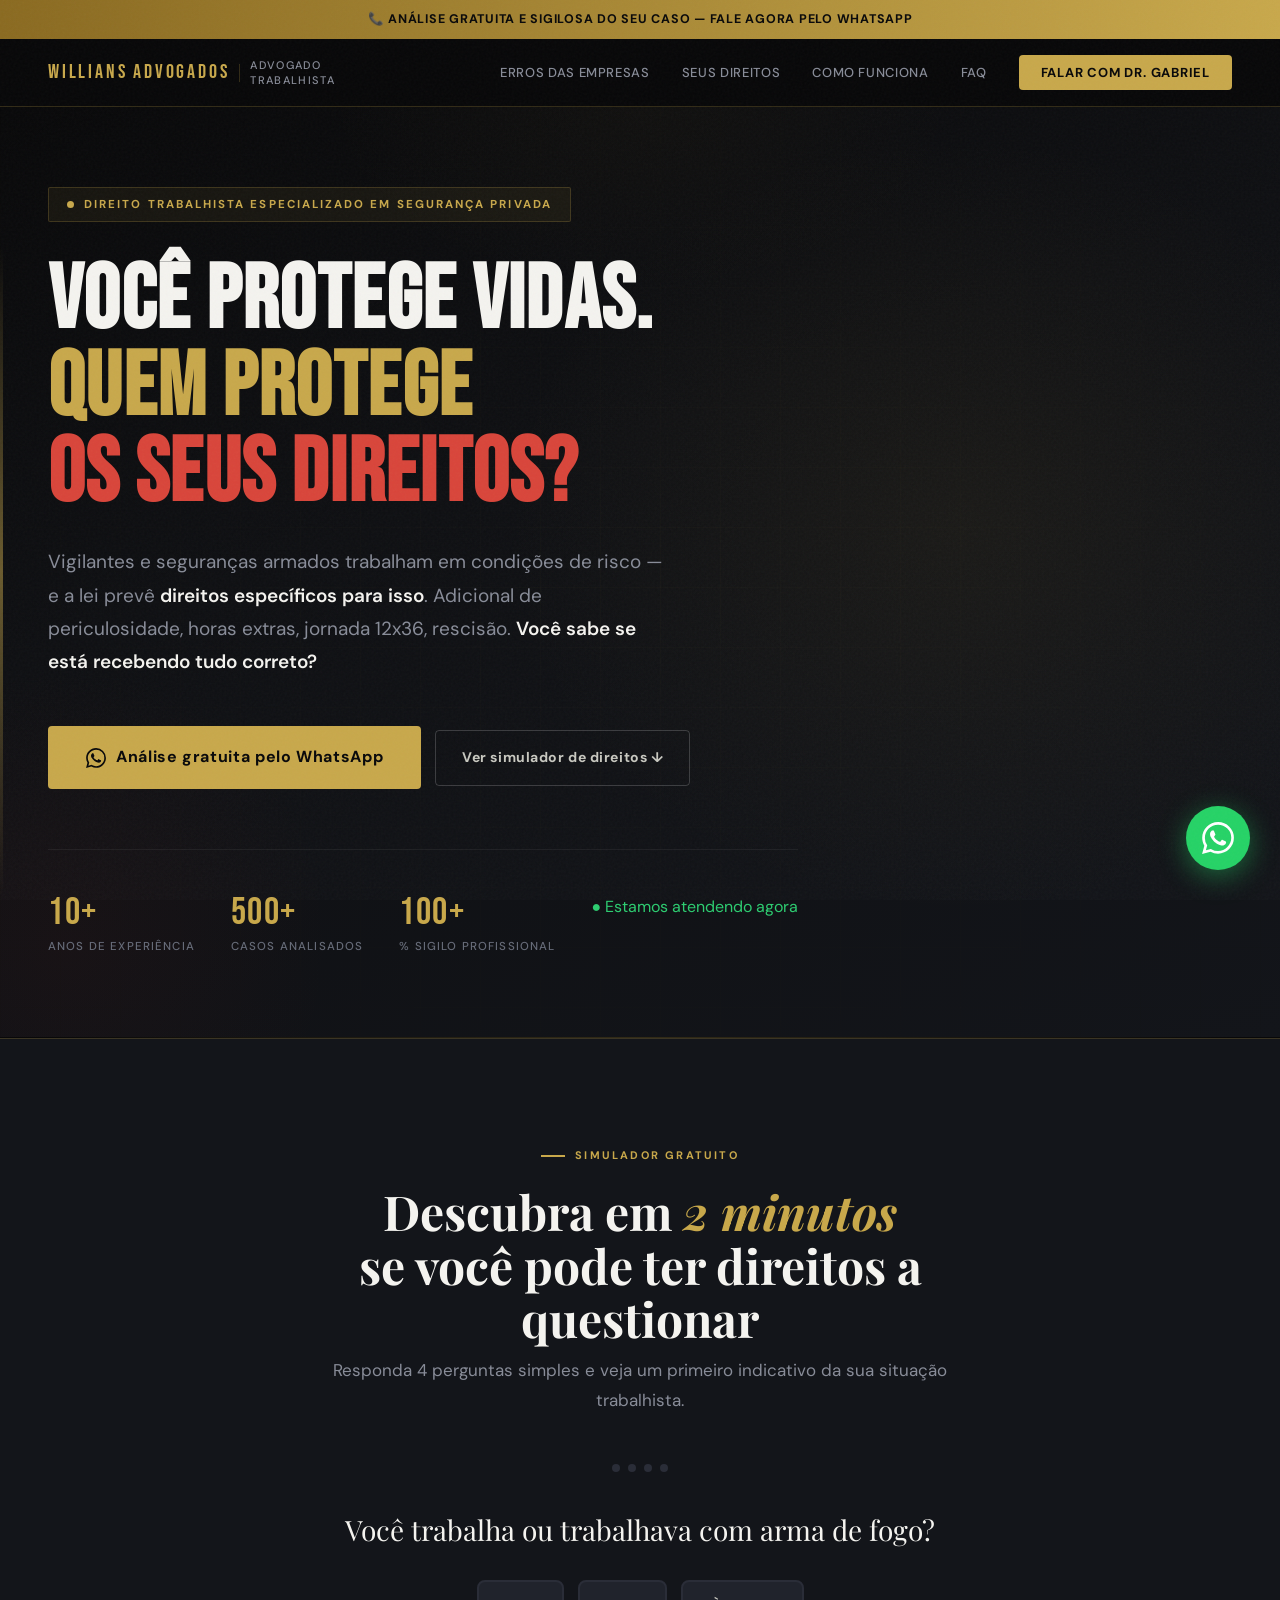
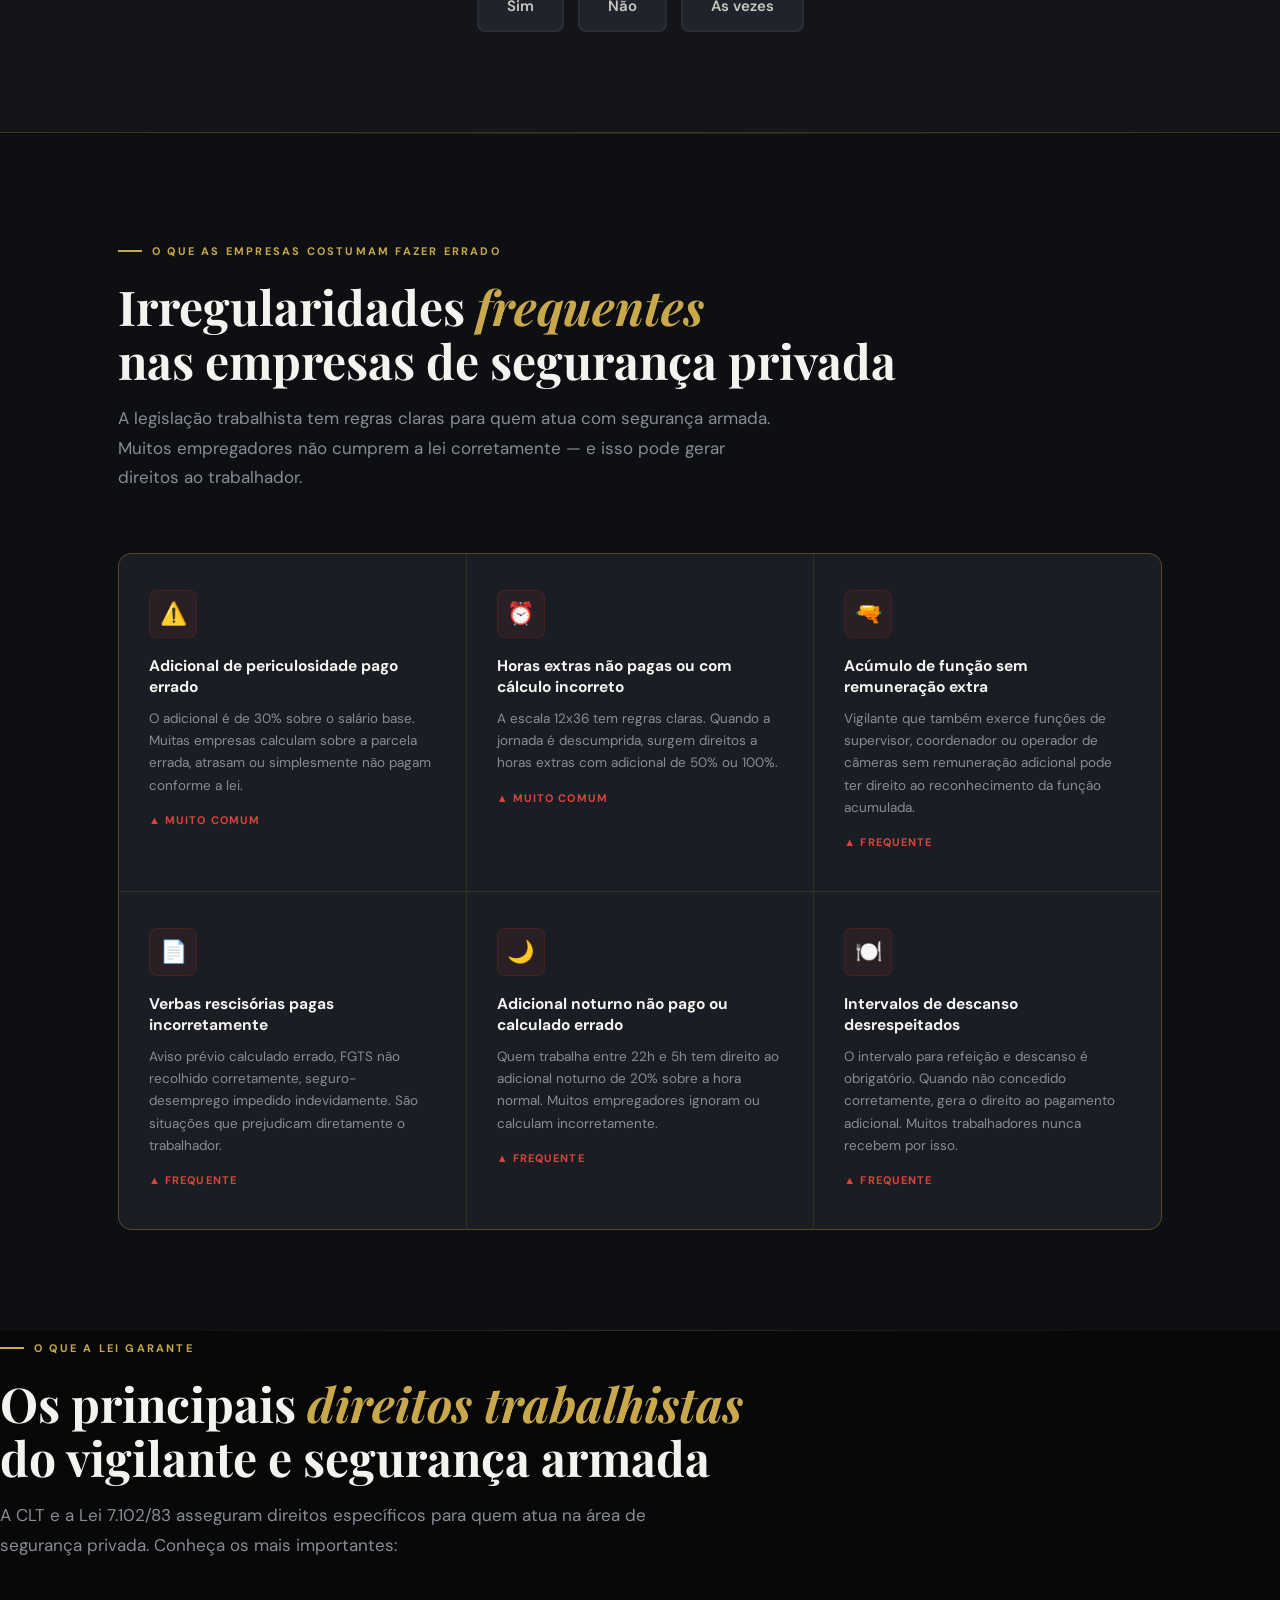
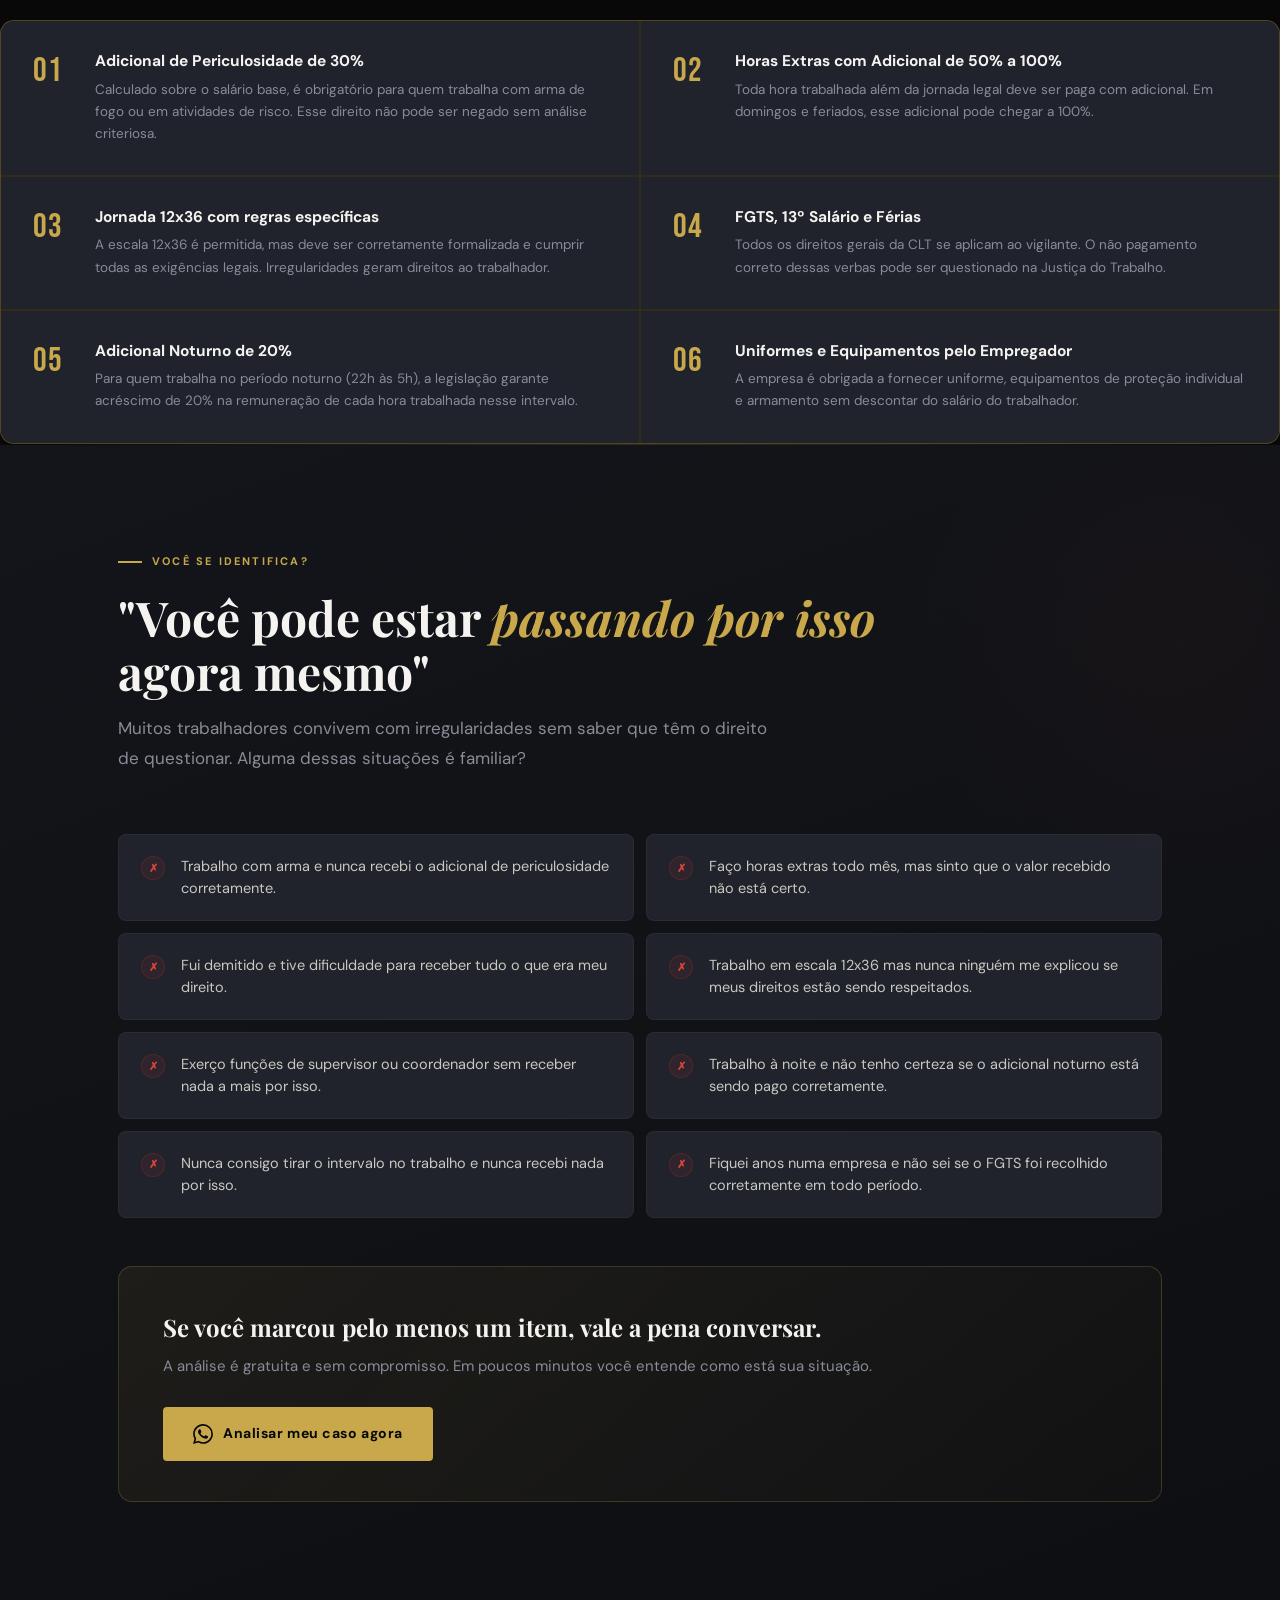
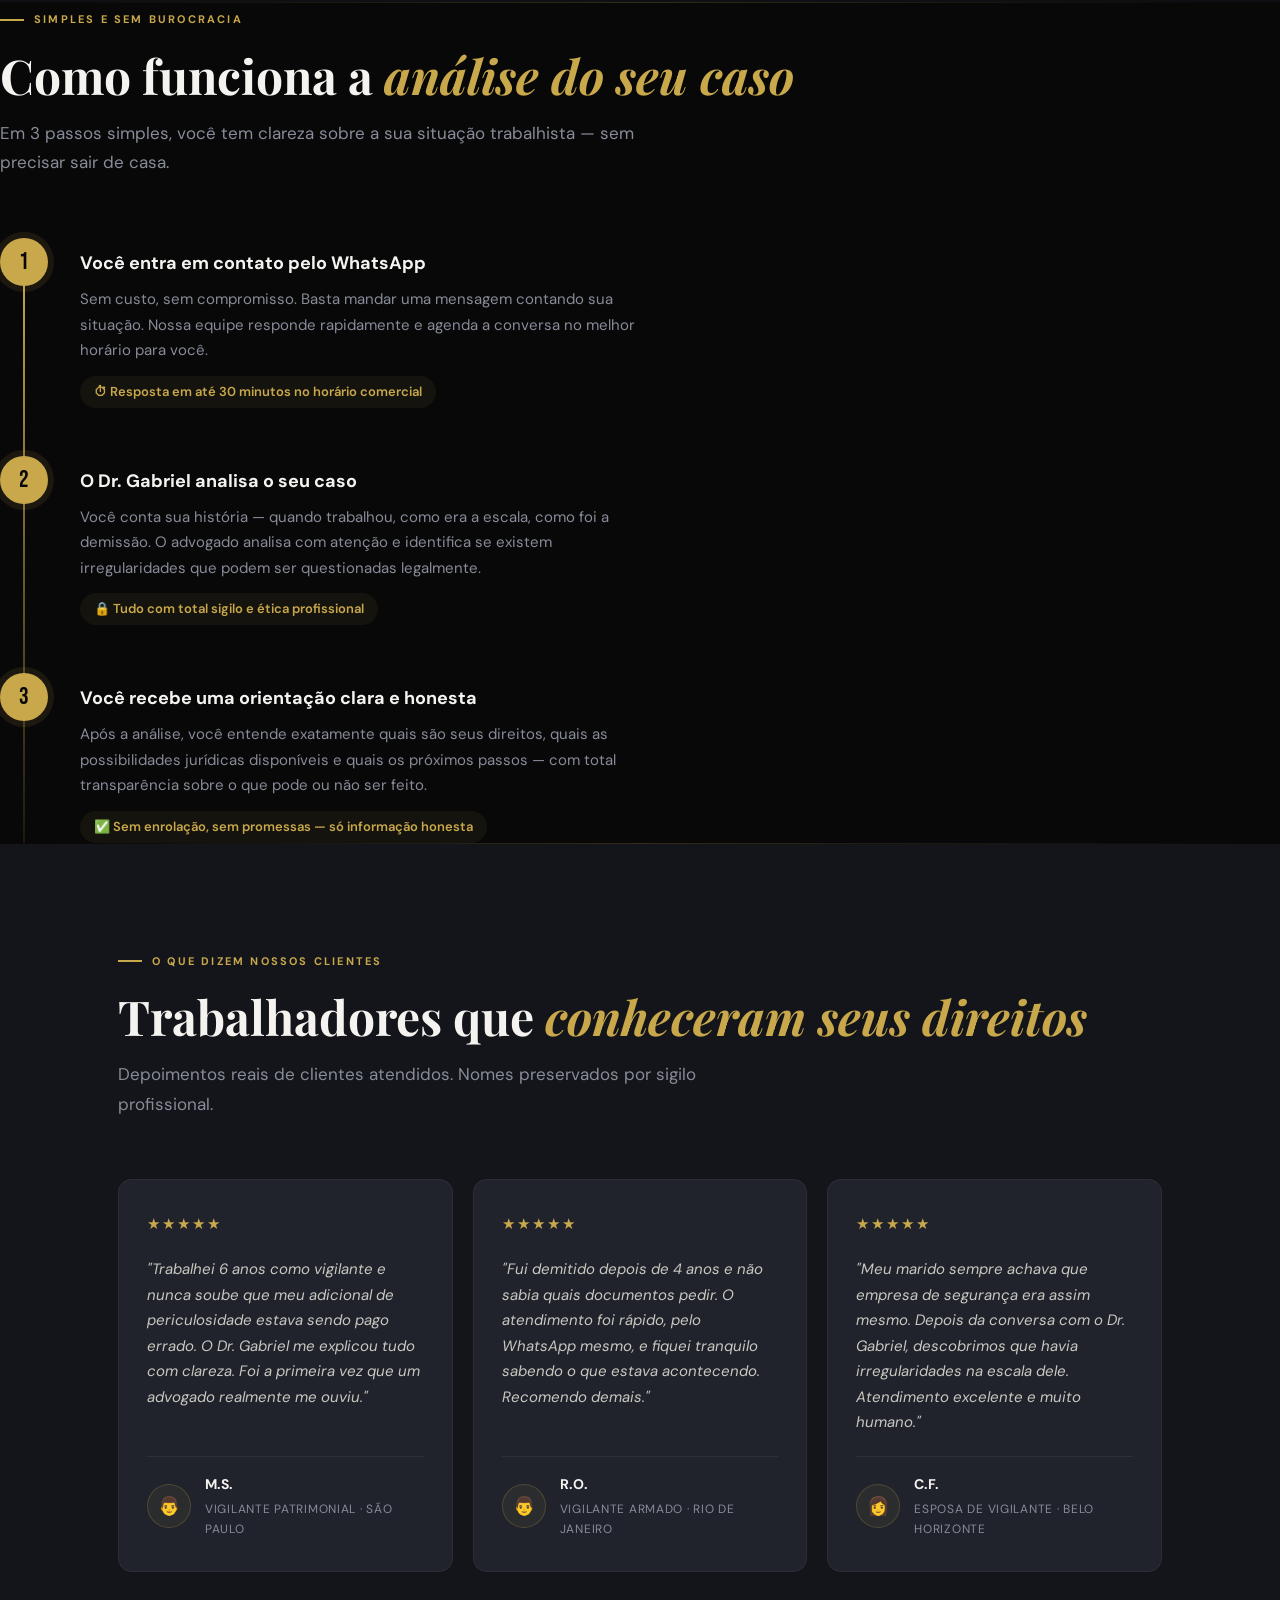
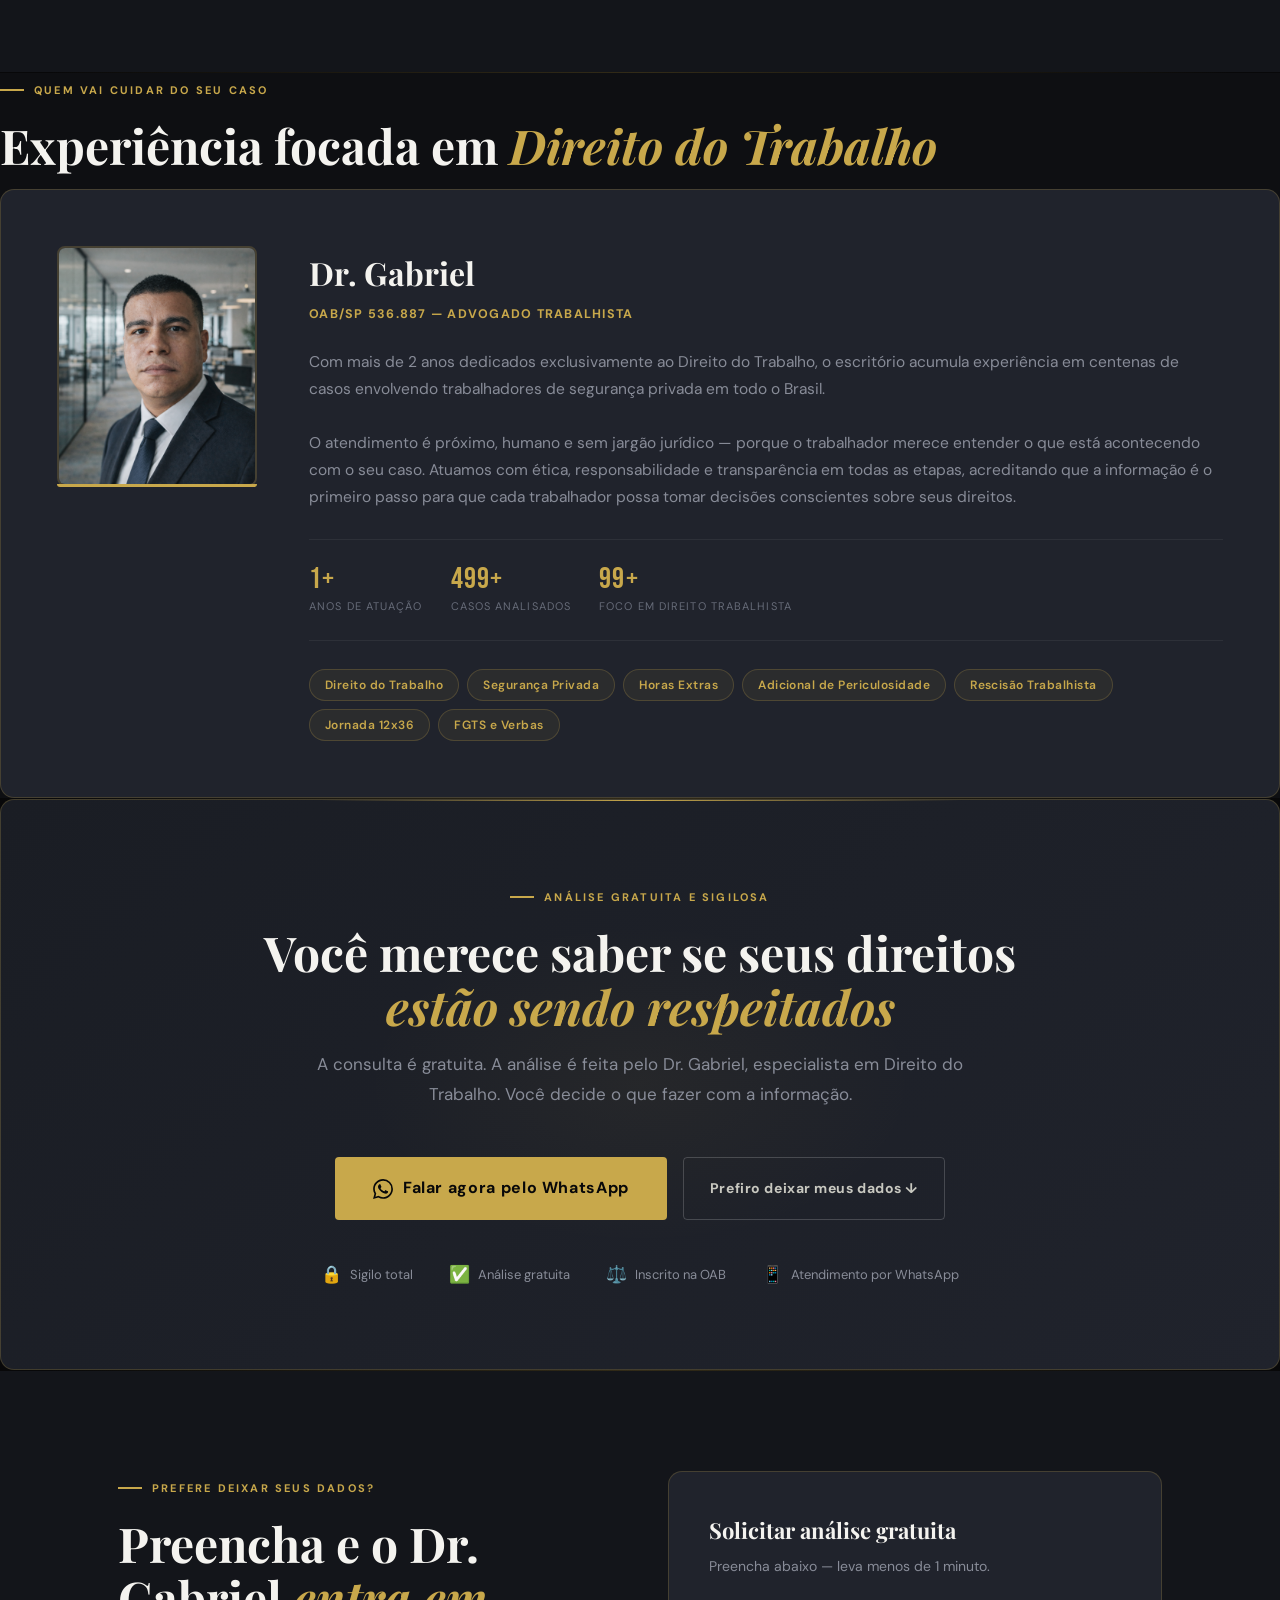
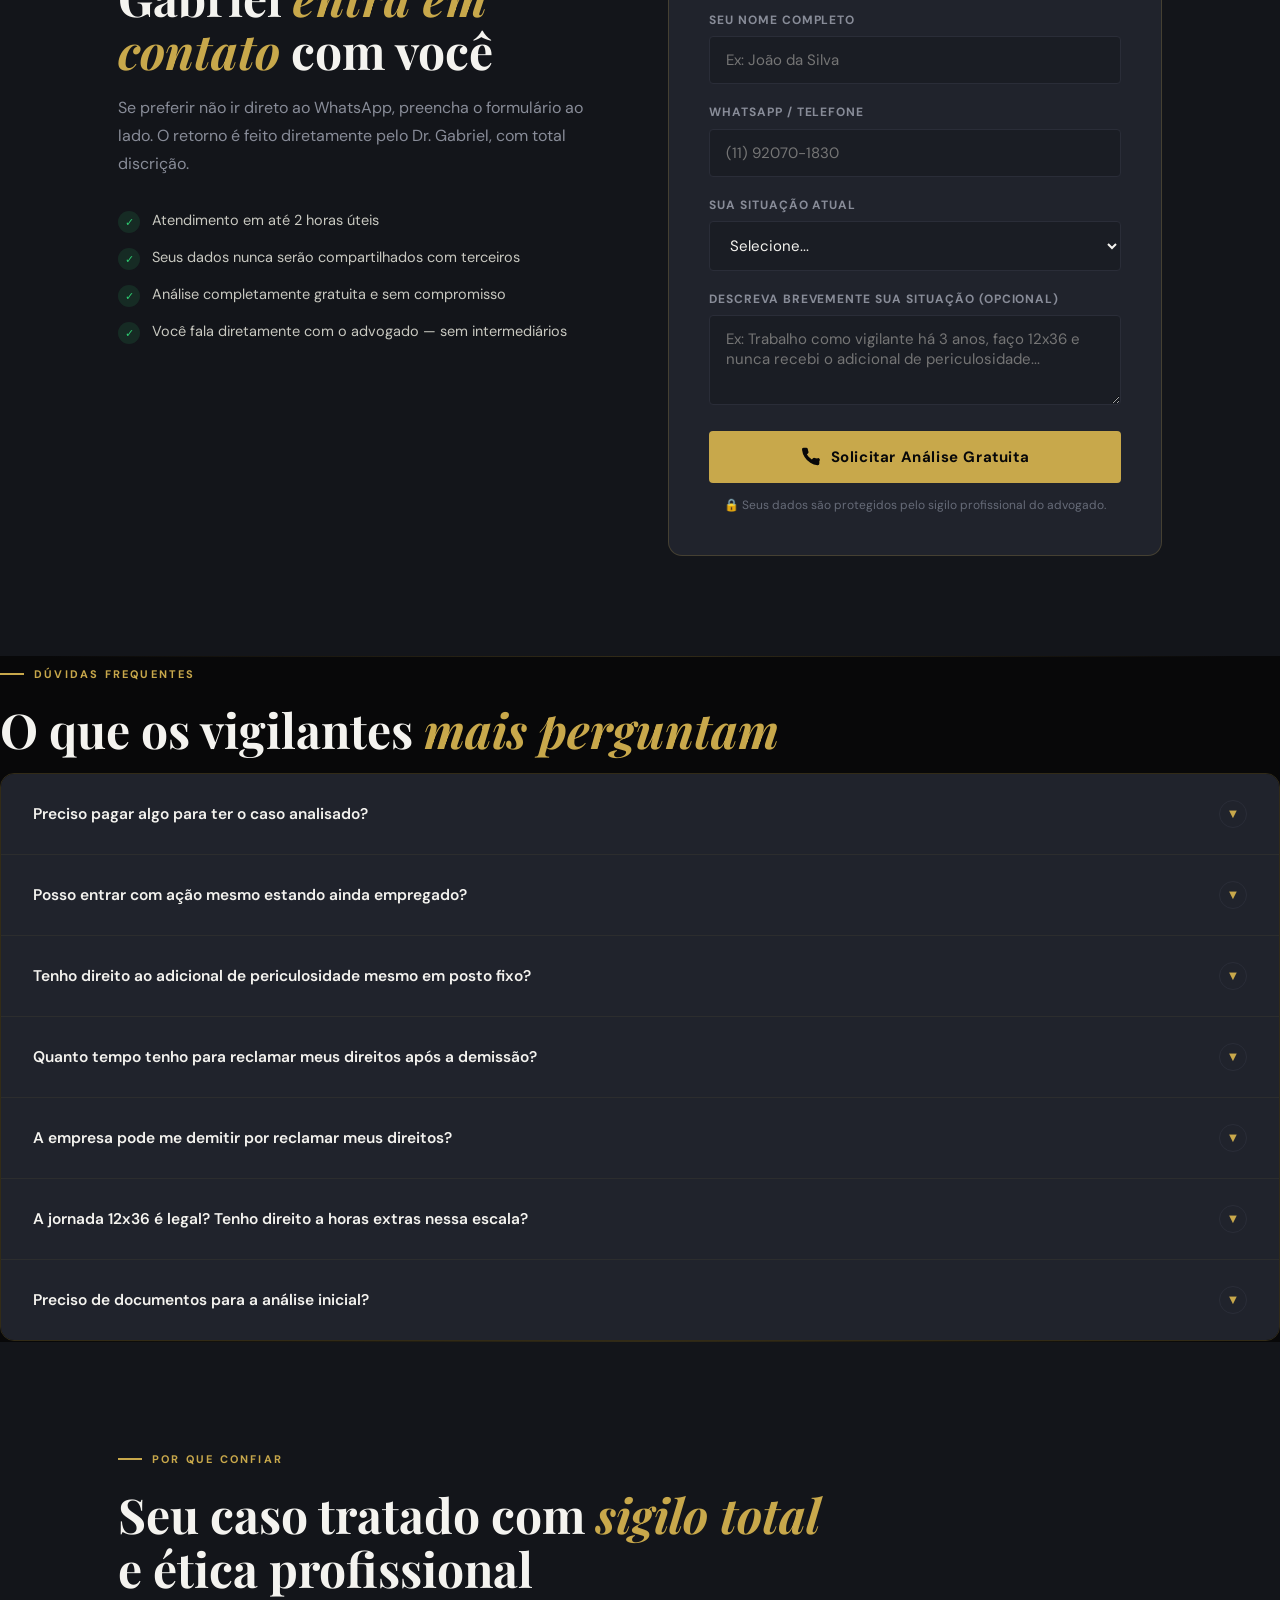
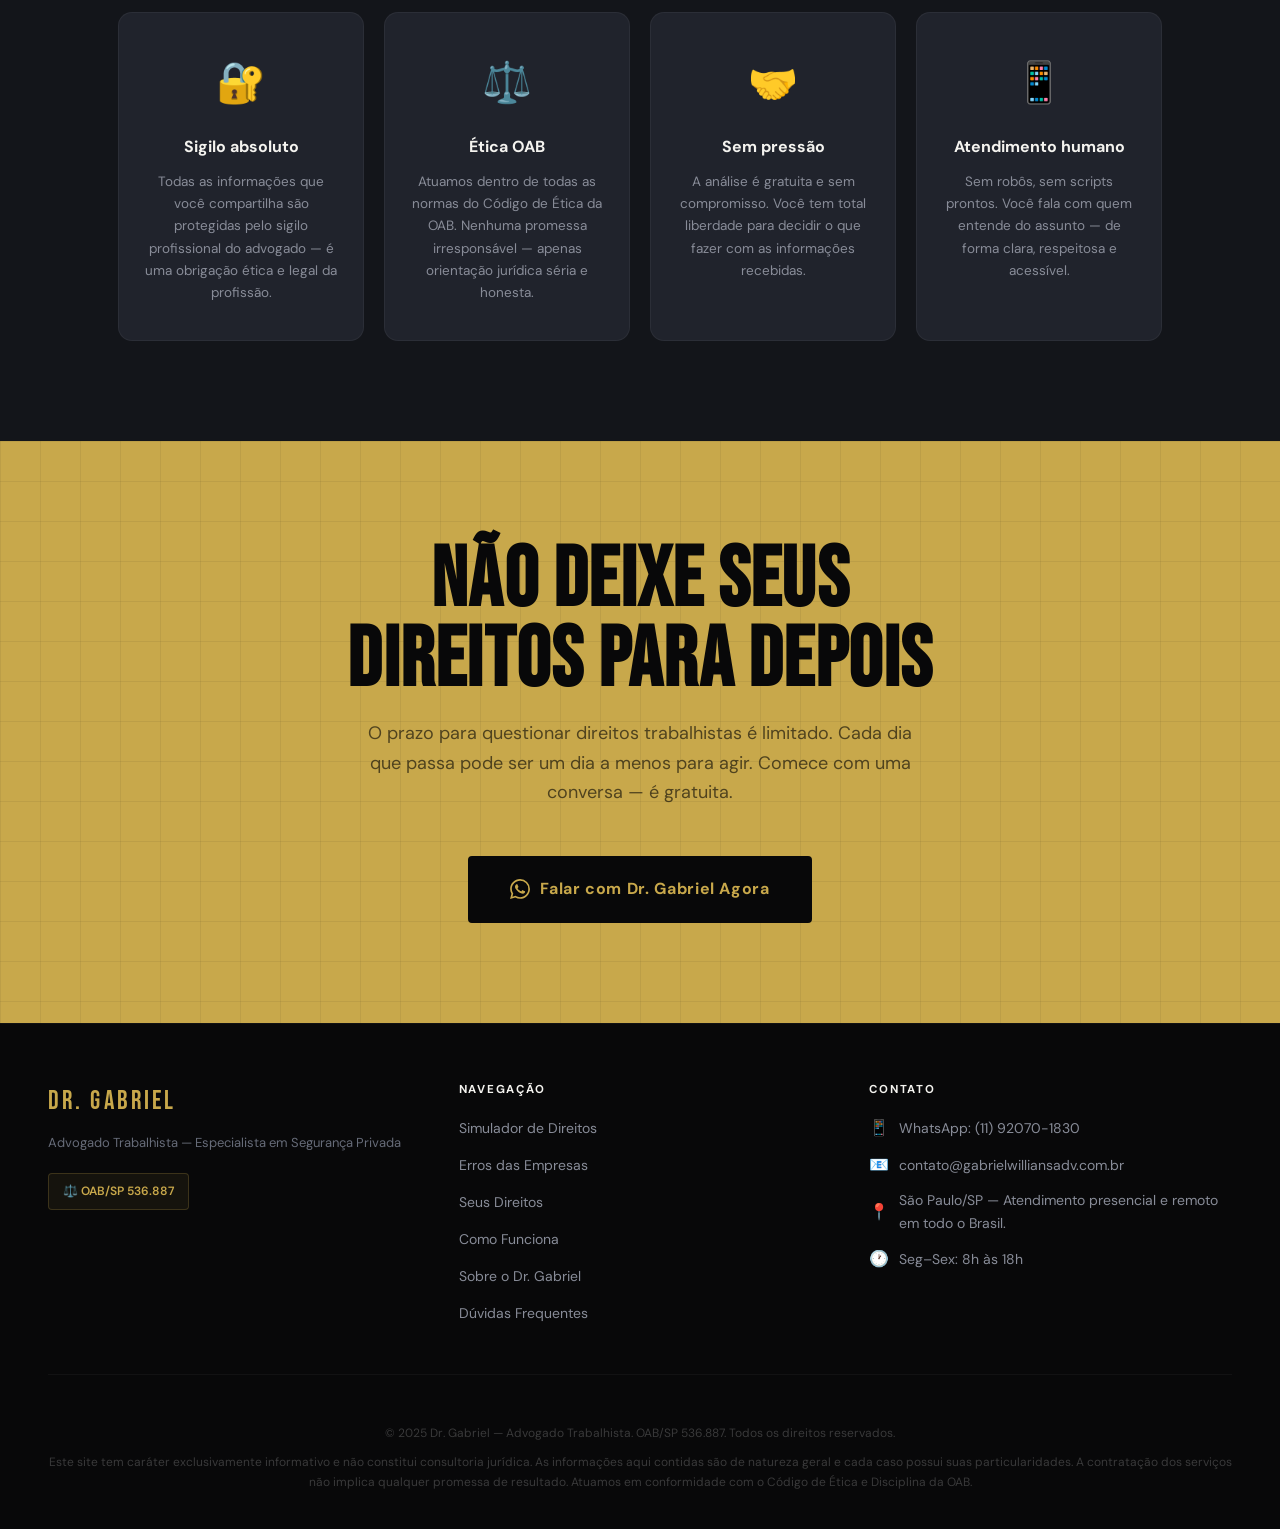
<file: vigilante.html>
<!DOCTYPE html>
<html lang="pt-BR">
<head>
  <meta charset="UTF-8">
  <meta name="viewport" content="width=device-width, initial-scale=1.0">
  <meta name="description" content="Advogado especialista em direitos trabalhistas para vigilantes e seguranças. Análise gratuita e sigilosa do seu caso. Adicional de periculosidade, horas extras, 12x36 e muito mais.">
  <title>Vigilante — Conheça e Defenda Seus Direitos | Dr. Gabriel</title>
  <link rel="stylesheet" href="vigilante-styles.css">
</head>
<body>

<!-- ══════════════════════════════════════
     TOPBAR
══════════════════════════════════════ -->
<div id="topbar">
  📞 Análise gratuita e sigilosa do seu caso — Fale agora pelo WhatsApp
</div>

<!-- ══════════════════════════════════════
     NAVIGATION
══════════════════════════════════════ -->
<nav id="navbar">
  <a href="#" class="nav-logo">
    Willians Advogados<span class="logo-separator"></span>
    <span class="logo-sub">Advogado<br>Trabalhista</span>
  </a>

  <ul class="nav-links">
    <li><a href="#erros">Erros das Empresas</a></li>
    <li><a href="#direitos">Seus Direitos</a></li>
    <li><a href="#como-funciona">Como Funciona</a></li>
    <li><a href="#faq">FAQ</a></li>
    <li><a href="https://wa.me/5511920701830?text=Oi%2C+quero+analisar+meu+caso" class="nav-cta-btn" target="_blank">Falar com Dr. Gabriel</a></li>
  </ul>

  <div class="hamburger" aria-label="Menu">
    <span></span><span></span><span></span>
  </div>
</nav>


<!-- ══════════════════════════════════════
     HERO
══════════════════════════════════════ -->
<section id="hero">
  <div class="hero-bg-layers">
    <div class="hero-gradient"></div>
    <div class="hero-grid"></div>
    <div class="hero-accent-line"></div>
  </div>

  <div class="hero-content">
    <div class="hero-badge">
      <span class="badge-dot"></span>
      Direito Trabalhista Especializado em Segurança Privada
    </div>

    <h1 class="hero-headline">
      Você protege vidas.
      <span class="line-gold">Quem protege</span>
      <span class="line-red">os seus direitos?</span>
    </h1>

    <p class="hero-sub">
      Vigilantes e seguranças armados trabalham em condições de risco — e a lei prevê
      <strong>direitos específicos para isso</strong>. Adicional de periculosidade, horas extras,
      jornada 12x36, rescisão. <strong>Você sabe se está recebendo tudo correto?</strong>
    </p>

    <div class="hero-ctas">
      <a href="https://wa.me/5511920701830?text=Oi%2C+sou+vigilante+e+quero+analisar+meu+caso+gratuitamente"
         class="btn btn-gold btn-gold-lg" target="_blank">
        <svg viewBox="0 0 24 24" fill="currentColor">
          <path d="M17.472 14.382c-.297-.149-1.758-.867-2.03-.967-.273-.099-.471-.148-.67.15-.197.297-.767.966-.94 1.164-.173.199-.347.223-.644.075-.297-.15-1.255-.463-2.39-1.475-.883-.788-1.48-1.761-1.653-2.059-.173-.297-.018-.458.13-.606.134-.133.298-.347.446-.52.149-.174.198-.298.298-.497.099-.198.05-.371-.025-.52-.075-.149-.669-1.612-.916-2.207-.242-.579-.487-.5-.669-.51-.173-.008-.371-.01-.57-.01-.198 0-.52.074-.792.372-.272.297-1.04 1.016-1.04 2.479 0 1.462 1.065 2.875 1.213 3.074.149.198 2.096 3.2 5.077 4.487.709.306 1.262.489 1.694.625.712.227 1.36.195 1.871.118.571-.085 1.758-.719 2.006-1.413.248-.694.248-1.289.173-1.413-.074-.124-.272-.198-.57-.347m-5.421 7.403h-.004a9.87 9.87 0 01-5.031-1.378l-.361-.214-3.741.982.998-3.648-.235-.374a9.86 9.86 0 01-1.51-5.26c.001-5.45 4.436-9.884 9.888-9.884 2.64 0 5.122 1.03 6.988 2.898a9.825 9.825 0 012.893 6.994c-.003 5.45-4.437 9.884-9.885 9.884m8.413-18.297A11.815 11.815 0 0012.05 0C5.495 0 .16 5.335.157 11.892c0 2.096.547 4.142 1.588 5.945L.057 24l6.305-1.654a11.882 11.882 0 005.683 1.448h.005c6.554 0 11.89-5.335 11.893-11.893a11.821 11.821 0 00-3.48-8.413z"/>
        </svg>
        Análise gratuita pelo WhatsApp
      </a>
      <a href="#simulador" class="btn btn-outline">Ver simulador de direitos ↓</a>
    </div>

    <div class="hero-trust-bar">
      <div class="trust-stat">
        <span class="trust-stat-num" data-count="10" data-suffix="+">0+</span>
        <span class="trust-stat-label">anos de experiência</span>
      </div>
      <div class="trust-stat">
        <span class="trust-stat-num" data-count="500" data-suffix="+">0+</span>
        <span class="trust-stat-label">casos analisados</span>
      </div>
      <div class="trust-stat">
        <span class="trust-stat-num" data-count="100" data-suffix="+">0+</span>
        <span class="trust-stat-label">% sigilo profissional</span>
      </div>
      <div class="trust-stat" id="atendimento-status">
        <span style="color: var(--verde);">● Carregando...</span>
      </div>
    </div>
  </div>
</section>

<div class="divider"></div>


<!-- ══════════════════════════════════════
     SIMULADOR DE DIREITOS
══════════════════════════════════════ -->
<div id="simulador" class="section-full">
  <div class="container">
    <div class="simulador-inner">
      <div class="section-tag reveal">Simulador gratuito</div>
      <h2 class="section-title reveal">Descubra em <em>2 minutos</em><br>se você pode ter direitos a questionar</h2>
      <p class="section-intro reveal">Responda 4 perguntas simples e veja um primeiro indicativo da sua situação trabalhista.</p>

      <div class="quiz-progress">
        <div class="quiz-progress-dot done"></div>
        <div class="quiz-progress-dot"></div>
        <div class="quiz-progress-dot"></div>
        <div class="quiz-progress-dot"></div>
      </div>

      <div id="quiz-steps"></div>
    </div>
  </div>
</div>

<div class="divider"></div>


<!-- ══════════════════════════════════════
     ERROS DAS EMPRESAS
══════════════════════════════════════ -->
<div id="erros" class="section-full">
  <div class="container">
    <div class="section-tag reveal">O que as empresas costumam fazer errado</div>
    <h2 class="section-title reveal">Irregularidades <em>frequentes</em><br>nas empresas de segurança privada</h2>
    <p class="section-intro reveal">A legislação trabalhista tem regras claras para quem atua com segurança armada. Muitos empregadores não cumprem a lei corretamente — e isso pode gerar direitos ao trabalhador.</p>

    <div class="erros-grid">
      <div class="erro-card reveal">
        <div class="erro-icone">⚠️</div>
        <h3 class="erro-titulo">Adicional de periculosidade pago errado</h3>
        <p class="erro-desc">O adicional é de 30% sobre o salário base. Muitas empresas calculam sobre a parcela errada, atrasam ou simplesmente não pagam conforme a lei.</p>
        <span class="erro-alerta">▲ Muito comum</span>
      </div>

      <div class="erro-card reveal">
        <div class="erro-icone">⏰</div>
        <h3 class="erro-titulo">Horas extras não pagas ou com cálculo incorreto</h3>
        <p class="erro-desc">A escala 12x36 tem regras claras. Quando a jornada é descumprida, surgem direitos a horas extras com adicional de 50% ou 100%.</p>
        <span class="erro-alerta">▲ Muito comum</span>
      </div>

      <div class="erro-card reveal">
        <div class="erro-icone">🔫</div>
        <h3 class="erro-titulo">Acúmulo de função sem remuneração extra</h3>
        <p class="erro-desc">Vigilante que também exerce funções de supervisor, coordenador ou operador de câmeras sem remuneração adicional pode ter direito ao reconhecimento da função acumulada.</p>
        <span class="erro-alerta">▲ Frequente</span>
      </div>

      <div class="erro-card reveal">
        <div class="erro-icone">📄</div>
        <h3 class="erro-titulo">Verbas rescisórias pagas incorretamente</h3>
        <p class="erro-desc">Aviso prévio calculado errado, FGTS não recolhido corretamente, seguro-desemprego impedido indevidamente. São situações que prejudicam diretamente o trabalhador.</p>
        <span class="erro-alerta">▲ Frequente</span>
      </div>

      <div class="erro-card reveal">
        <div class="erro-icone">🌙</div>
        <h3 class="erro-titulo">Adicional noturno não pago ou calculado errado</h3>
        <p class="erro-desc">Quem trabalha entre 22h e 5h tem direito ao adicional noturno de 20% sobre a hora normal. Muitos empregadores ignoram ou calculam incorretamente.</p>
        <span class="erro-alerta">▲ Frequente</span>
      </div>

      <div class="erro-card reveal">
        <div class="erro-icone">🍽️</div>
        <h3 class="erro-titulo">Intervalos de descanso desrespeitados</h3>
        <p class="erro-desc">O intervalo para refeição e descanso é obrigatório. Quando não concedido corretamente, gera o direito ao pagamento adicional. Muitos trabalhadores nunca recebem por isso.</p>
        <span class="erro-alerta">▲ Frequente</span>
      </div>
    </div>
  </div>
</div>

<div class="divider"></div>


<!-- ══════════════════════════════════════
     DIREITOS DO VIGILANTE
══════════════════════════════════════ -->
<section id="direitos">
  <div class="section-tag reveal">O que a lei garante</div>
  <h2 class="section-title reveal">Os principais <em>direitos trabalhistas</em><br>do vigilante e segurança armada</h2>
  <p class="section-intro reveal">A CLT e a Lei 7.102/83 asseguram direitos específicos para quem atua na área de segurança privada. Conheça os mais importantes:</p>

  <div class="direitos-wrapper">
    <div class="direito-item reveal">
      <div class="direito-num">01</div>
      <div class="direito-body">
        <h3>Adicional de Periculosidade de 30%</h3>
        <p>Calculado sobre o salário base, é obrigatório para quem trabalha com arma de fogo ou em atividades de risco. Esse direito não pode ser negado sem análise criteriosa.</p>
      </div>
    </div>

    <div class="direito-item reveal">
      <div class="direito-num">02</div>
      <div class="direito-body">
        <h3>Horas Extras com Adicional de 50% a 100%</h3>
        <p>Toda hora trabalhada além da jornada legal deve ser paga com adicional. Em domingos e feriados, esse adicional pode chegar a 100%.</p>
      </div>
    </div>

    <div class="direito-item reveal">
      <div class="direito-num">03</div>
      <div class="direito-body">
        <h3>Jornada 12x36 com regras específicas</h3>
        <p>A escala 12x36 é permitida, mas deve ser corretamente formalizada e cumprir todas as exigências legais. Irregularidades geram direitos ao trabalhador.</p>
      </div>
    </div>

    <div class="direito-item reveal">
      <div class="direito-num">04</div>
      <div class="direito-body">
        <h3>FGTS, 13º Salário e Férias</h3>
        <p>Todos os direitos gerais da CLT se aplicam ao vigilante. O não pagamento correto dessas verbas pode ser questionado na Justiça do Trabalho.</p>
      </div>
    </div>

    <div class="direito-item reveal">
      <div class="direito-num">05</div>
      <div class="direito-body">
        <h3>Adicional Noturno de 20%</h3>
        <p>Para quem trabalha no período noturno (22h às 5h), a legislação garante acréscimo de 20% na remuneração de cada hora trabalhada nesse intervalo.</p>
      </div>
    </div>

    <div class="direito-item reveal">
      <div class="direito-num">06</div>
      <div class="direito-body">
        <h3>Uniformes e Equipamentos pelo Empregador</h3>
        <p>A empresa é obrigada a fornecer uniforme, equipamentos de proteção individual e armamento sem descontar do salário do trabalhador.</p>
      </div>
    </div>
  </div>
</section>

<div class="divider"></div>


<!-- ══════════════════════════════════════
     DOR — VOCÊ PASSA POR ISSO?
══════════════════════════════════════ -->
<div id="dor" class="section-full">
  <div class="container">
    <div class="section-tag reveal">Você se identifica?</div>
    <h2 class="section-title reveal">"Você pode estar <em>passando por isso</em><br>agora mesmo"</h2>
    <p class="section-intro reveal">Muitos trabalhadores convivem com irregularidades sem saber que têm o direito de questionar. Alguma dessas situações é familiar?</p>

    <div class="dor-grid">
      <div class="dor-item reveal">
        <div class="dor-x">✗</div>
        <p class="dor-texto">Trabalho com arma e nunca recebi o adicional de periculosidade corretamente.</p>
      </div>
      <div class="dor-item reveal">
        <div class="dor-x">✗</div>
        <p class="dor-texto">Faço horas extras todo mês, mas sinto que o valor recebido não está certo.</p>
      </div>
      <div class="dor-item reveal">
        <div class="dor-x">✗</div>
        <p class="dor-texto">Fui demitido e tive dificuldade para receber tudo o que era meu direito.</p>
      </div>
      <div class="dor-item reveal">
        <div class="dor-x">✗</div>
        <p class="dor-texto">Trabalho em escala 12x36 mas nunca ninguém me explicou se meus direitos estão sendo respeitados.</p>
      </div>
      <div class="dor-item reveal">
        <div class="dor-x">✗</div>
        <p class="dor-texto">Exerço funções de supervisor ou coordenador sem receber nada a mais por isso.</p>
      </div>
      <div class="dor-item reveal">
        <div class="dor-x">✗</div>
        <p class="dor-texto">Trabalho à noite e não tenho certeza se o adicional noturno está sendo pago corretamente.</p>
      </div>
      <div class="dor-item reveal">
        <div class="dor-x">✗</div>
        <p class="dor-texto">Nunca consigo tirar o intervalo no trabalho e nunca recebi nada por isso.</p>
      </div>
      <div class="dor-item reveal">
        <div class="dor-x">✗</div>
        <p class="dor-texto">Fiquei anos numa empresa e não sei se o FGTS foi recolhido corretamente em todo período.</p>
      </div>
    </div>

    <div class="dor-cta-box reveal">
      <div class="dor-cta-texto">
        <h3>Se você marcou pelo menos um item, vale a pena conversar.</h3>
        <p>A análise é gratuita e sem compromisso. Em poucos minutos você entende como está sua situação.</p>
      </div>
      <a href="https://wa.me/5511920701830?text=Oi%2C+sou+vigilante+e+quero+analisar+meu+caso+gratuitamente"
         class="btn btn-gold" target="_blank">
        <svg viewBox="0 0 24 24" fill="currentColor" width="20" height="20">
          <path d="M17.472 14.382c-.297-.149-1.758-.867-2.03-.967-.273-.099-.471-.148-.67.15-.197.297-.767.966-.94 1.164-.173.199-.347.223-.644.075-.297-.15-1.255-.463-2.39-1.475-.883-.788-1.48-1.761-1.653-2.059-.173-.297-.018-.458.13-.606.134-.133.298-.347.446-.52.149-.174.198-.298.298-.497.099-.198.05-.371-.025-.52-.075-.149-.669-1.612-.916-2.207-.242-.579-.487-.5-.669-.51-.173-.008-.371-.01-.57-.01-.198 0-.52.074-.792.372-.272.297-1.04 1.016-1.04 2.479 0 1.462 1.065 2.875 1.213 3.074.149.198 2.096 3.2 5.077 4.487.709.306 1.262.489 1.694.625.712.227 1.36.195 1.871.118.571-.085 1.758-.719 2.006-1.413.248-.694.248-1.289.173-1.413-.074-.124-.272-.198-.57-.347m-5.421 7.403h-.004a9.87 9.87 0 01-5.031-1.378l-.361-.214-3.741.982.998-3.648-.235-.374a9.86 9.86 0 01-1.51-5.26c.001-5.45 4.436-9.884 9.888-9.884 2.64 0 5.122 1.03 6.988 2.898a9.825 9.825 0 012.893 6.994c-.003 5.45-4.437 9.884-9.885 9.884m8.413-18.297A11.815 11.815 0 0012.05 0C5.495 0 .16 5.335.157 11.892c0 2.096.547 4.142 1.588 5.945L.057 24l6.305-1.654a11.882 11.882 0 005.683 1.448h.005c6.554 0 11.89-5.335 11.893-11.893a11.821 11.821 0 00-3.48-8.413z"/>
        </svg>
        Analisar meu caso agora
      </a>
    </div>
  </div>
</div>

<div class="divider"></div>


<!-- ══════════════════════════════════════
     COMO FUNCIONA
══════════════════════════════════════ -->
<section id="como-funciona">
  <div class="section-tag reveal">Simples e sem burocracia</div>
  <h2 class="section-title reveal">Como funciona a <em>análise do seu caso</em></h2>
  <p class="section-intro reveal">Em 3 passos simples, você tem clareza sobre a sua situação trabalhista — sem precisar sair de casa.</p>

  <div class="steps-timeline">
    <div class="step-item reveal">
      <div class="step-circle">1</div>
      <div class="step-content">
        <h3>Você entra em contato pelo WhatsApp</h3>
        <p>Sem custo, sem compromisso. Basta mandar uma mensagem contando sua situação. Nossa equipe responde rapidamente e agenda a conversa no melhor horário para você.</p>
        <span class="step-nota">⏱ Resposta em até 30 minutos no horário comercial</span>
      </div>
    </div>

    <div class="step-item reveal">
      <div class="step-circle">2</div>
      <div class="step-content">
        <h3>O Dr. Gabriel analisa o seu caso</h3>
        <p>Você conta sua história — quando trabalhou, como era a escala, como foi a demissão. O advogado analisa com atenção e identifica se existem irregularidades que podem ser questionadas legalmente.</p>
        <span class="step-nota">🔒 Tudo com total sigilo e ética profissional</span>
      </div>
    </div>

    <div class="step-item reveal">
      <div class="step-circle">3</div>
      <div class="step-content">
        <h3>Você recebe uma orientação clara e honesta</h3>
        <p>Após a análise, você entende exatamente quais são seus direitos, quais as possibilidades jurídicas disponíveis e quais os próximos passos — com total transparência sobre o que pode ou não ser feito.</p>
        <span class="step-nota">✅ Sem enrolação, sem promessas — só informação honesta</span>
      </div>
    </div>
  </div>
</section>

<div class="divider"></div>


<!-- ══════════════════════════════════════
     DEPOIMENTOS
══════════════════════════════════════ -->
<div id="depoimentos" class="section-full">
  <div class="container">
    <div class="section-tag reveal">O que dizem nossos clientes</div>
    <h2 class="section-title reveal">Trabalhadores que <em>conheceram seus direitos</em></h2>
    <p class="section-intro reveal">Depoimentos reais de clientes atendidos. Nomes preservados por sigilo profissional.</p>

    <div class="depoimentos-grid">
      <div class="depoimento-card reveal">
        <div class="depoimento-stars">★★★★★</div>
        <p class="depoimento-texto">"Trabalhei 6 anos como vigilante e nunca soube que meu adicional de periculosidade estava sendo pago errado. O Dr. Gabriel me explicou tudo com clareza. Foi a primeira vez que um advogado realmente me ouviu."</p>
        <div class="depoimento-autor">
          <div class="depoimento-avatar">👨</div>
          <div>
            <p class="depoimento-nome">M.S.</p>
            <p class="depoimento-cargo">Vigilante Patrimonial · São Paulo</p>
          </div>
        </div>
      </div>

      <div class="depoimento-card reveal">
        <div class="depoimento-stars">★★★★★</div>
        <p class="depoimento-texto">"Fui demitido depois de 4 anos e não sabia quais documentos pedir. O atendimento foi rápido, pelo WhatsApp mesmo, e fiquei tranquilo sabendo o que estava acontecendo. Recomendo demais."</p>
        <div class="depoimento-autor">
          <div class="depoimento-avatar">👨</div>
          <div>
            <p class="depoimento-nome">R.O.</p>
            <p class="depoimento-cargo">Vigilante Armado · Rio de Janeiro</p>
          </div>
        </div>
      </div>

      <div class="depoimento-card reveal">
        <div class="depoimento-stars">★★★★★</div>
        <p class="depoimento-texto">"Meu marido sempre achava que empresa de segurança era assim mesmo. Depois da conversa com o Dr. Gabriel, descobrimos que havia irregularidades na escala dele. Atendimento excelente e muito humano."</p>
        <div class="depoimento-autor">
          <div class="depoimento-avatar">👩</div>
          <div>
            <p class="depoimento-nome">C.F.</p>
            <p class="depoimento-cargo">Esposa de vigilante · Belo Horizonte</p>
          </div>
        </div>
      </div>
    </div>
  </div>
</div>

<div class="divider"></div>


<!-- ══════════════════════════════════════
     ADVOGADO / AUTORIDADE
══════════════════════════════════════ -->
<section id="advogado">
  <div class="section-tag reveal">Quem vai cuidar do seu caso</div>
  <h2 class="section-title reveal">Experiência focada em <em>Direito do Trabalho</em></h2>

  <div class="advogado-card">
    <div class="advogado-foto-wrap reveal-left">
      <!-- Foto real: coloque o arquivo dr_gabriel008.png na mesma pasta do HTML -->
      <img src="dr_gabriel008.png" alt="Dr. Gabriel — Advogado Trabalhista"
           class="advogado-foto"
           onerror="this.style.display='none'; this.nextElementSibling.style.display='flex';">
      <div class="foto-placeholder" style="display:none;">⚖️</div>
    </div>

    <div class="advogado-info reveal-right">
      <h3 class="advogado-nome">Dr. Gabriel</h3>
      <p class="advogado-oab">OAB/SP 536.887 — Advogado Trabalhista</p>

      <p class="advogado-bio">
        Com mais de 2 anos dedicados exclusivamente ao Direito do Trabalho, o escritório acumula
        experiência em centenas de casos envolvendo trabalhadores de segurança privada em todo o Brasil.
        <br><br>
        O atendimento é próximo, humano e sem jargão jurídico — porque o trabalhador merece entender o que
        está acontecendo com o seu caso. Atuamos com ética, responsabilidade e transparência em todas as
        etapas, acreditando que a informação é o primeiro passo para que cada trabalhador possa tomar
        decisões conscientes sobre seus direitos.
      </p>

      <div class="advogado-stats">
        <div class="adv-stat">
          <span class="adv-stat-num" data-count="2" data-suffix="+">2+</span>
          <span class="adv-stat-label">anos de atuação</span>
        </div>
        <div class="adv-stat">
          <span class="adv-stat-num" data-count="500" data-suffix="+">500+</span>
          <span class="adv-stat-label">casos analisados</span>
        </div>
        <div class="adv-stat">
          <span class="adv-stat-num" data-count="100" data-suffix="+">100%</span>
          <span class="adv-stat-label">foco em direito trabalhista</span>
        </div>
      </div>

      <div class="advogado-tags">
        <span class="adv-tag">Direito do Trabalho</span>
        <span class="adv-tag">Segurança Privada</span>
        <span class="adv-tag">Horas Extras</span>
        <span class="adv-tag">Adicional de Periculosidade</span>
        <span class="adv-tag">Rescisão Trabalhista</span>
        <span class="adv-tag">Jornada 12x36</span>
        <span class="adv-tag">FGTS e Verbas</span>
      </div>
    </div>
  </div>
</section>

<div class="divider"></div>


<!-- ══════════════════════════════════════
     CTA PRINCIPAL
══════════════════════════════════════ -->
<section id="cta-principal">
  <div class="cta-box reveal">
    <div class="cta-glow"></div>
    <div class="section-tag" style="justify-content: center;">Análise gratuita e sigilosa</div>
    <h2 class="section-title">Você merece saber se seus direitos<br><em>estão sendo respeitados</em></h2>
    <p class="section-intro">A consulta é gratuita. A análise é feita pelo Dr. Gabriel, especialista em Direito do Trabalho. Você decide o que fazer com a informação.</p>

    <div class="cta-botoes">
      <a href="https://wa.me/5511920701830?text=Oi%2C+sou+vigilante+e+quero+analisar+meu+caso+gratuitamente"
         class="btn btn-gold btn-gold-lg" target="_blank">
        <svg viewBox="0 0 24 24" fill="currentColor">
          <path d="M17.472 14.382c-.297-.149-1.758-.867-2.03-.967-.273-.099-.471-.148-.67.15-.197.297-.767.966-.94 1.164-.173.199-.347.223-.644.075-.297-.15-1.255-.463-2.39-1.475-.883-.788-1.48-1.761-1.653-2.059-.173-.297-.018-.458.13-.606.134-.133.298-.347.446-.52.149-.174.198-.298.298-.497.099-.198.05-.371-.025-.52-.075-.149-.669-1.612-.916-2.207-.242-.579-.487-.5-.669-.51-.173-.008-.371-.01-.57-.01-.198 0-.52.074-.792.372-.272.297-1.04 1.016-1.04 2.479 0 1.462 1.065 2.875 1.213 3.074.149.198 2.096 3.2 5.077 4.487.709.306 1.262.489 1.694.625.712.227 1.36.195 1.871.118.571-.085 1.758-.719 2.006-1.413.248-.694.248-1.289.173-1.413-.074-.124-.272-.198-.57-.347m-5.421 7.403h-.004a9.87 9.87 0 01-5.031-1.378l-.361-.214-3.741.982.998-3.648-.235-.374a9.86 9.86 0 01-1.51-5.26c.001-5.45 4.436-9.884 9.888-9.884 2.64 0 5.122 1.03 6.988 2.898a9.825 9.825 0 012.893 6.994c-.003 5.45-4.437 9.884-9.885 9.884m8.413-18.297A11.815 11.815 0 0012.05 0C5.495 0 .16 5.335.157 11.892c0 2.096.547 4.142 1.588 5.945L.057 24l6.305-1.654a11.882 11.882 0 005.683 1.448h.005c6.554 0 11.89-5.335 11.893-11.893a11.821 11.821 0 00-3.48-8.413z"/>
        </svg>
        Falar agora pelo WhatsApp
      </a>
      <a href="#formulario" class="btn btn-outline">Prefiro deixar meus dados ↓</a>
    </div>

    <div class="cta-selos">
      <div class="cta-selo"><span class="ico">🔒</span> Sigilo total</div>
      <div class="cta-selo"><span class="ico">✅</span> Análise gratuita</div>
      <div class="cta-selo"><span class="ico">⚖️</span> Inscrito na OAB</div>
      <div class="cta-selo"><span class="ico">📱</span> Atendimento por WhatsApp</div>
    </div>
  </div>
</section>

<div class="divider"></div>


<!-- ══════════════════════════════════════
     FORMULÁRIO DE LEAD
══════════════════════════════════════ -->
<div id="formulario" class="section-full">
  <div class="container">
    <div class="form-wrapper">
      <div class="form-info reveal-left">
        <div class="section-tag">Prefere deixar seus dados?</div>
        <h2 class="section-title">Preencha e o Dr. Gabriel <em>entra em contato</em> com você</h2>
        <p>Se preferir não ir direto ao WhatsApp, preencha o formulário ao lado. O retorno é feito diretamente pelo Dr. Gabriel, com total discrição.</p>

        <div class="form-beneficios">
          <div class="form-beneficio">
            <span class="check">✓</span>
            <span>Atendimento em até 2 horas úteis</span>
          </div>
          <div class="form-beneficio">
            <span class="check">✓</span>
            <span>Seus dados nunca serão compartilhados com terceiros</span>
          </div>
          <div class="form-beneficio">
            <span class="check">✓</span>
            <span>Análise completamente gratuita e sem compromisso</span>
          </div>
          <div class="form-beneficio">
            <span class="check">✓</span>
            <span>Você fala diretamente com o advogado — sem intermediários</span>
          </div>
        </div>
      </div>

      <div class="form-card reveal-right">
        <h3>Solicitar análise gratuita</h3>
        <p class="form-sub">Preencha abaixo — leva menos de 1 minuto.</p>

        <form id="form-lead">
          <div class="form-group">
            <label for="nome">Seu nome completo</label>
            <input type="text" id="nome" name="nome" placeholder="Ex: João da Silva" required autocomplete="name">
          </div>

          <div class="form-group">
            <label for="telefone">WhatsApp / Telefone</label>
            <input type="tel" id="telefone" name="telefone" placeholder="(11) 92070-1830" required autocomplete="tel">
          </div>

          <div class="form-group">
            <label for="situacao-form">Sua situação atual</label>
            <select id="situacao-form" name="situacao">
              <option value="" disabled selected>Selecione...</option>
              <option>Ainda estou empregado</option>
              <option>Fui demitido recentemente</option>
              <option>Pedi demissão</option>
              <option>Contrato encerrado há mais de 1 ano</option>
            </select>
          </div>

          <div class="form-group">
            <label for="mensagem">Descreva brevemente sua situação (opcional)</label>
            <textarea id="mensagem" name="mensagem" placeholder="Ex: Trabalho como vigilante há 3 anos, faço 12x36 e nunca recebi o adicional de periculosidade..."></textarea>
          </div>

          <button type="submit" class="btn btn-gold form-btn">
            <svg viewBox="0 0 24 24" fill="currentColor" width="20" height="20">
              <path d="M22 16.92v3a2 2 0 01-2.18 2 19.79 19.79 0 01-8.63-3.07A19.5 19.5 0 014.28 12 19.79 19.79 0 011.22 3.36 2 2 0 013.22 1h3a2 2 0 012 1.72c.127.96.361 1.903.7 2.81a2 2 0 01-.45 2.11L7.09 8.91a16 16 0 006 6l1.27-1.27a2 2 0 012.11-.45c.907.339 1.85.573 2.81.7A2 2 0 0122 16.92z"/>
            </svg>
            Solicitar Análise Gratuita
          </button>
          <p class="form-aviso">🔒 Seus dados são protegidos pelo sigilo profissional do advogado.</p>
        </form>
      </div>
    </div>
  </div>
</div>

<div class="divider"></div>


<!-- ══════════════════════════════════════
     FAQ
══════════════════════════════════════ -->
<section id="faq">
  <div class="section-tag reveal">Dúvidas frequentes</div>
  <h2 class="section-title reveal">O que os vigilantes <em>mais perguntam</em></h2>

  <div class="faq-grid">

    <div class="faq-item reveal">
      <button class="faq-btn">
        Preciso pagar algo para ter o caso analisado?
        <span class="faq-arrow">▼</span>
      </button>
      <div class="faq-body">
        <div class="faq-body-inner">
          Não. A análise inicial do seu caso é completamente gratuita e sem compromisso. Você conta sua situação, o Dr. Gabriel analisa e orienta. Só depois — e com total transparência — você decide se quer prosseguir com alguma ação jurídica.
        </div>
      </div>
    </div>

    <div class="faq-item reveal">
      <button class="faq-btn">
        Posso entrar com ação mesmo estando ainda empregado?
        <span class="faq-arrow">▼</span>
      </button>
      <div class="faq-body">
        <div class="faq-body-inner">
          Sim. A lei garante ao trabalhador o direito de buscar a Justiça do Trabalho mesmo que ainda esteja empregado. A análise do advogado vai indicar qual o melhor caminho considerando todos os aspectos da sua situação.
        </div>
      </div>
    </div>

    <div class="faq-item reveal">
      <button class="faq-btn">
        Tenho direito ao adicional de periculosidade mesmo em posto fixo?
        <span class="faq-arrow">▼</span>
      </button>
      <div class="faq-body">
        <div class="faq-body-inner">
          Em geral, sim. O critério está relacionado ao uso de arma de fogo e à exposição ao risco inerente à atividade — não apenas ao local de trabalho. Cada caso tem suas particularidades, por isso a análise individual é essencial para entender a sua situação específica.
        </div>
      </div>
    </div>

    <div class="faq-item reveal">
      <button class="faq-btn">
        Quanto tempo tenho para reclamar meus direitos após a demissão?
        <span class="faq-arrow">▼</span>
      </button>
      <div class="faq-body">
        <div class="faq-body-inner">
          A regra geral da CLT é que o trabalhador tem 2 anos após o fim do contrato para ingressar com ação na Justiça do Trabalho. Dentro desse prazo, é possível reivindicar direitos referentes aos últimos 5 anos do contrato. Por isso, não espere muito para buscar orientação.
        </div>
      </div>
    </div>

    <div class="faq-item reveal">
      <button class="faq-btn">
        A empresa pode me demitir por reclamar meus direitos?
        <span class="faq-arrow">▼</span>
      </button>
      <div class="faq-body">
        <div class="faq-body-inner">
          A legislação brasileira proíbe represálias do empregador contra o trabalhador que exercer seus direitos legais. Se isso ocorrer, pode configurar situações que geram direitos adicionais ao trabalhador. O advogado pode orientar como agir em cada caso.
        </div>
      </div>
    </div>

    <div class="faq-item reveal">
      <button class="faq-btn">
        A jornada 12x36 é legal? Tenho direito a horas extras nessa escala?
        <span class="faq-arrow">▼</span>
      </button>
      <div class="faq-body">
        <div class="faq-body-inner">
          A jornada 12x36 é permitida por lei, mas deve ser devidamente formalizada e cumprir todas as exigências legais. Se a empresa descumprir as regras — intervalos, plantões extras não pagos, entre outros — podem surgir direitos ao trabalhador. Cada caso precisa ser avaliado individualmente.
        </div>
      </div>
    </div>

    <div class="faq-item reveal">
      <button class="faq-btn">
        Preciso de documentos para a análise inicial?
        <span class="faq-arrow">▼</span>
      </button>
      <div class="faq-body">
        <div class="faq-body-inner">
          Para a análise inicial, basta contar sua situação. Se quiser compartilhar contracheques, cartão de ponto ou contrato de trabalho, isso ajuda a dar mais precisão. Mas para a primeira conversa, não é obrigatório nenhum documento — o mais importante é entender o que você vivenciou.
        </div>
      </div>
    </div>

  </div>
</section>

<div class="divider"></div>


<!-- ══════════════════════════════════════
     SIGILO E CONFIANÇA
══════════════════════════════════════ -->
<div id="sigilo" class="section-full">
  <div class="container">
    <div class="section-tag reveal">Por que confiar</div>
    <h2 class="section-title reveal">Seu caso tratado com <em>sigilo total</em><br>e ética profissional</h2>

    <div class="sigilo-grid">
      <div class="sigilo-card reveal">
        <span class="sigilo-ico">🔐</span>
        <h3>Sigilo absoluto</h3>
        <p>Todas as informações que você compartilha são protegidas pelo sigilo profissional do advogado — é uma obrigação ética e legal da profissão.</p>
      </div>
      <div class="sigilo-card reveal">
        <span class="sigilo-ico">⚖️</span>
        <h3>Ética OAB</h3>
        <p>Atuamos dentro de todas as normas do Código de Ética da OAB. Nenhuma promessa irresponsável — apenas orientação jurídica séria e honesta.</p>
      </div>
      <div class="sigilo-card reveal">
        <span class="sigilo-ico">🤝</span>
        <h3>Sem pressão</h3>
        <p>A análise é gratuita e sem compromisso. Você tem total liberdade para decidir o que fazer com as informações recebidas.</p>
      </div>
      <div class="sigilo-card reveal">
        <span class="sigilo-ico">📱</span>
        <h3>Atendimento humano</h3>
        <p>Sem robôs, sem scripts prontos. Você fala com quem entende do assunto — de forma clara, respeitosa e acessível.</p>
      </div>
    </div>
  </div>
</div>


<!-- ══════════════════════════════════════
     CTA FINAL
══════════════════════════════════════ -->
<div id="cta-final">
  <div class="cta-final-inner">
    <h2 class="cta-final-titulo">NÃO DEIXE SEUS<br>DIREITOS PARA DEPOIS</h2>
    <p class="cta-final-sub">O prazo para questionar direitos trabalhistas é limitado. Cada dia que passa pode ser um dia a menos para agir. Comece com uma conversa — é gratuita.</p>
    <a href="https://wa.me/5511920701830?text=Oi%2C+sou+vigilante+e+quero+analisar+meu+caso+gratuitamente"
       class="btn btn-dark" target="_blank">
      <svg viewBox="0 0 24 24" fill="currentColor">
        <path d="M17.472 14.382c-.297-.149-1.758-.867-2.03-.967-.273-.099-.471-.148-.67.15-.197.297-.767.966-.94 1.164-.173.199-.347.223-.644.075-.297-.15-1.255-.463-2.39-1.475-.883-.788-1.48-1.761-1.653-2.059-.173-.297-.018-.458.13-.606.134-.133.298-.347.446-.52.149-.174.198-.298.298-.497.099-.198.05-.371-.025-.52-.075-.149-.669-1.612-.916-2.207-.242-.579-.487-.5-.669-.51-.173-.008-.371-.01-.57-.01-.198 0-.52.074-.792.372-.272.297-1.04 1.016-1.04 2.479 0 1.462 1.065 2.875 1.213 3.074.149.198 2.096 3.2 5.077 4.487.709.306 1.262.489 1.694.625.712.227 1.36.195 1.871.118.571-.085 1.758-.719 2.006-1.413.248-.694.248-1.289.173-1.413-.074-.124-.272-.198-.57-.347m-5.421 7.403h-.004a9.87 9.87 0 01-5.031-1.378l-.361-.214-3.741.982.998-3.648-.235-.374a9.86 9.86 0 01-1.51-5.26c.001-5.45 4.436-9.884 9.888-9.884 2.64 0 5.122 1.03 6.988 2.898a9.825 9.825 0 012.893 6.994c-.003 5.45-4.437 9.884-9.885 9.884m8.413-18.297A11.815 11.815 0 0012.05 0C5.495 0 .16 5.335.157 11.892c0 2.096.547 4.142 1.588 5.945L.057 24l6.305-1.654a11.882 11.882 0 005.683 1.448h.005c6.554 0 11.89-5.335 11.893-11.893a11.821 11.821 0 00-3.48-8.413z"/>
      </svg>
      Falar com Dr. Gabriel Agora
    </a>
  </div>
</div>


<!-- ══════════════════════════════════════
     FOOTER
══════════════════════════════════════ -->
<footer>
  <div class="footer-top">
    <div class="footer-logo-wrap">
      <p class="footer-logo">DR. GABRIEL</p>
      <p class="footer-tagline">Advogado Trabalhista — Especialista em Segurança Privada</p>
      <div class="footer-oab-badge">⚖️ OAB/SP 536.887</div>
    </div>

    <div class="footer-col">
      <h4>Navegação</h4>
      <ul class="footer-links">
        <li><a href="#simulador">Simulador de Direitos</a></li>
        <li><a href="#erros">Erros das Empresas</a></li>
        <li><a href="#direitos">Seus Direitos</a></li>
        <li><a href="#como-funciona">Como Funciona</a></li>
        <li><a href="#advogado">Sobre o Dr. Gabriel</a></li>
        <li><a href="#faq">Dúvidas Frequentes</a></li>
      </ul>
    </div>

    <div class="footer-col">
      <h4>Contato</h4>
      <div class="footer-contato">
        <div class="footer-contato-item">
          <span class="ico">📱</span>
          <span>WhatsApp: (11) 92070-1830</span>
        </div>
        <div class="footer-contato-item">
          <span class="ico">📧</span>
          <span>contato@gabrielwilliansadv.com.br</span>
        </div>
        <div class="footer-contato-item">
          <span class="ico">📍</span>
          <span>São Paulo/SP — Atendimento presencial e remoto em todo o Brasil.</span>
        </div>
        <div class="footer-contato-item">
          <span class="ico">🕐</span>
          <span>Seg–Sex: 8h às 18h</span>
        </div>
      </div>
    </div>
  </div>

  <div class="footer-bottom">
    <p>© 2025 Dr. Gabriel — Advogado Trabalhista. OAB/SP 536.887. Todos os direitos reservados.</p>
    <p style="margin-top: 8px;">
      Este site tem caráter exclusivamente informativo e não constitui consultoria jurídica.
      As informações aqui contidas são de natureza geral e cada caso possui suas particularidades.
      A contratação dos serviços não implica qualquer promessa de resultado.
      Atuamos em conformidade com o Código de Ética e Disciplina da OAB.
    </p>
  </div>
</footer>


<!-- ══════════════════════════════════════
     WHATSAPP FLUTUANTE
══════════════════════════════════════ -->
<a id="wpp-float"
   href="https://wa.me/5511920701830?text=Oi%2C+quero+analisar+meu+caso+gratuitamente"
   target="_blank"
   aria-label="Falar pelo WhatsApp">
  <div class="wpp-tooltip">Análise gratuita!</div>
  <svg viewBox="0 0 24 24">
    <path d="M17.472 14.382c-.297-.149-1.758-.867-2.03-.967-.273-.099-.471-.148-.67.15-.197.297-.767.966-.94 1.164-.173.199-.347.223-.644.075-.297-.15-1.255-.463-2.39-1.475-.883-.788-1.48-1.761-1.653-2.059-.173-.297-.018-.458.13-.606.134-.133.298-.347.446-.52.149-.174.198-.298.298-.497.099-.198.05-.371-.025-.52-.075-.149-.669-1.612-.916-2.207-.242-.579-.487-.5-.669-.51-.173-.008-.371-.01-.57-.01-.198 0-.52.074-.792.372-.272.297-1.04 1.016-1.04 2.479 0 1.462 1.065 2.875 1.213 3.074.149.198 2.096 3.2 5.077 4.487.709.306 1.262.489 1.694.625.712.227 1.36.195 1.871.118.571-.085 1.758-.719 2.006-1.413.248-.694.248-1.289.173-1.413-.074-.124-.272-.198-.57-.347m-5.421 7.403h-.004a9.87 9.87 0 01-5.031-1.378l-.361-.214-3.741.982.998-3.648-.235-.374a9.86 9.86 0 01-1.51-5.26c.001-5.45 4.436-9.884 9.888-9.884 2.64 0 5.122 1.03 6.988 2.898a9.825 9.825 0 012.893 6.994c-.003 5.45-4.437 9.884-9.885 9.884m8.413-18.297A11.815 11.815 0 0012.05 0C5.495 0 .16 5.335.157 11.892c0 2.096.547 4.142 1.588 5.945L.057 24l6.305-1.654a11.882 11.882 0 005.683 1.448h.005c6.554 0 11.89-5.335 11.893-11.893a11.821 11.821 0 00-3.48-8.413z"/>
  </svg>
</a>

<script src="vigilante-script.js"></script>
</body>
</html>
</file>
<file: vigilante-styles.css>
/* ═══════════════════════════════════════════════════
   VIGILANTE DIREITOS — styles.css
   Dr. Gabriel | Direito do Trabalho
   Design: Luxury Dark / Autoridade Jurídica
═══════════════════════════════════════════════════ */

/* ── GOOGLE FONTS ── */
@import url('https://fonts.googleapis.com/css2?family=Bebas+Neue&family=DM+Sans:ital,opsz,wght@0,9..40,300;0,9..40,400;0,9..40,500;0,9..40,600;0,9..40,700;1,9..40,400&family=Playfair+Display:ital,wght@0,700;0,900;1,700&display=swap');

/* ── RESET & VARIABLES ── */
*, *::before, *::after { margin: 0; padding: 0; box-sizing: border-box; }

:root {
  --preto:          #080809;
  --preto-2:        #0e0f12;
  --cinza-escuro:   #13151a;
  --cinza-medio:    #1a1d24;
  --cinza-card:     #20232c;
  --cinza-borda:    #2a2d38;

  --dourado:        #c8a84b;
  --dourado-claro:  #e4c96e;
  --dourado-escuro: #8a6a20;
  --dourado-bg:     rgba(200,168,75,0.07);
  --dourado-borda:  rgba(200,168,75,0.22);

  --vermelho:       #b83227;
  --vermelho-soft:  #d9453a;
  --vermelho-bg:    rgba(184,50,39,0.1);

  --verde:          #2ecc71;

  --branco:         #f4f3ef;
  --branco-2:       #c8c8c0;
  --texto:          #888c98;
  --texto-2:        #666b78;

  --fonte-display:  'Bebas Neue', sans-serif;
  --fonte-serif:    'Playfair Display', serif;
  --fonte-body:     'DM Sans', sans-serif;

  --radius-sm:      4px;
  --radius:         8px;
  --radius-lg:      14px;

  --sombra-dourado: 0 16px 48px rgba(200,168,75,0.18);
  --sombra-escura:  0 8px 32px rgba(0,0,0,0.5);

  --transition:     all 0.28s cubic-bezier(0.4, 0, 0.2, 1);
  --transition-slow:all 0.5s cubic-bezier(0.4, 0, 0.2, 1);
}

html { scroll-behavior: smooth; font-size: 16px; }

body {
  background: var(--preto);
  color: var(--branco);
  font-family: var(--fonte-body);
  line-height: 1.68;
  overflow-x: hidden;
  -webkit-font-smoothing: antialiased;
}

/* ── NOISE OVERLAY ── */
body::after {
  content: '';
  position: fixed;
  inset: 0;
  background-image: url("data:image/svg+xml,%3Csvg viewBox='0 0 512 512' xmlns='http://www.w3.org/2000/svg'%3E%3Cfilter id='noise'%3E%3CfeTurbulence type='fractalNoise' baseFrequency='0.75' numOctaves='4' stitchTiles='stitch'/%3E%3C/filter%3E%3Crect width='100%25' height='100%25' filter='url(%23noise)' opacity='0.035'/%3E%3C/svg%3E");
  pointer-events: none;
  z-index: 9998;
}

/* ── SCROLLBAR ── */
::-webkit-scrollbar { width: 6px; }
::-webkit-scrollbar-track { background: var(--preto-2); }
::-webkit-scrollbar-thumb { background: var(--dourado-escuro); border-radius: 3px; }

/* ── SELECTION ── */
::selection { background: var(--dourado); color: var(--preto); }

/* ══════════════════════════════════
   TOPBAR
══════════════════════════════════ */
#topbar {
  background: linear-gradient(90deg, var(--dourado-escuro), var(--dourado), var(--dourado-escuro));
  background-size: 200% 100%;
  animation: shimmer 4s linear infinite;
  color: var(--preto);
  text-align: center;
  padding: 9px 20px;
  font-size: 12.5px;
  font-weight: 700;
  letter-spacing: 0.06em;
  text-transform: uppercase;
  position: relative;
  z-index: 200;
}

@keyframes shimmer {
  0% { background-position: 200% 0; }
  100% { background-position: -200% 0; }
}

/* ══════════════════════════════════
   NAVIGATION
══════════════════════════════════ */
#navbar {
  position: sticky;
  top: 0;
  z-index: 100;
  background: rgba(8, 8, 9, 0.92);
  border-bottom: 1px solid var(--dourado-borda);
  backdrop-filter: blur(20px);
  -webkit-backdrop-filter: blur(20px);
  transition: var(--transition);
  padding: 0 48px;
  height: 68px;
  display: flex;
  align-items: center;
  justify-content: space-between;
}

#navbar.scrolled {
  background: rgba(8, 8, 9, 0.98);
  height: 60px;
}

.nav-logo {
  font-family: var(--fonte-display);
  font-size: 20px;
  letter-spacing: 0.14em;
  color: var(--dourado);
  text-decoration: none;
  display: flex;
  align-items: center;
  gap: 10px;
}

.nav-logo .logo-separator {
  width: 1px;
  height: 18px;
  background: var(--dourado-borda);
}

.nav-logo .logo-sub {
  font-family: var(--fonte-body);
  font-size: 11px;
  font-weight: 500;
  letter-spacing: 0.12em;
  color: var(--texto);
  text-transform: uppercase;
  line-height: 1.3;
}

.nav-links {
  display: flex;
  align-items: center;
  gap: 32px;
  list-style: none;
}

.nav-links a {
  font-size: 13px;
  font-weight: 500;
  letter-spacing: 0.05em;
  color: var(--texto);
  text-decoration: none;
  text-transform: uppercase;
  transition: var(--transition);
  position: relative;
}

.nav-links a::after {
  content: '';
  position: absolute;
  bottom: -4px;
  left: 0;
  width: 0;
  height: 1px;
  background: var(--dourado);
  transition: var(--transition);
}

.nav-links a:hover { color: var(--dourado); }
.nav-links a:hover::after { width: 100%; }

.nav-cta-btn {
  background: var(--dourado);
  color: var(--preto) !important;
  padding: 9px 22px !important;
  border-radius: var(--radius-sm) !important;
  font-weight: 700 !important;
  letter-spacing: 0.06em !important;
}

.nav-cta-btn::after { display: none !important; }
.nav-cta-btn:hover { background: var(--dourado-claro) !important; color: var(--preto) !important; transform: translateY(-1px); box-shadow: var(--sombra-dourado); }

.hamburger {
  display: none;
  flex-direction: column;
  gap: 5px;
  cursor: pointer;
  padding: 4px;
}

.hamburger span {
  display: block;
  width: 24px;
  height: 2px;
  background: var(--branco);
  border-radius: 2px;
  transition: var(--transition);
}

/* ══════════════════════════════════
   HERO
══════════════════════════════════ */
#hero {
  min-height: 95vh;
  display: flex;
  align-items: center;
  position: relative;
  overflow: hidden;
  padding: 80px 48px;
}

.hero-bg-layers {
  position: absolute;
  inset: 0;
  pointer-events: none;
}

.hero-gradient {
  position: absolute;
  inset: 0;
  background:
    radial-gradient(ellipse 55% 65% at 75% 45%, rgba(200,168,75,0.06) 0%, transparent 65%),
    radial-gradient(ellipse 35% 50% at 5% 90%,  rgba(184,50,39,0.05) 0%, transparent 60%),
    radial-gradient(ellipse 50% 40% at 50% 0%,  rgba(200,168,75,0.03) 0%, transparent 50%),
    linear-gradient(160deg, var(--preto) 0%, var(--preto-2) 40%, var(--cinza-escuro) 100%);
}

.hero-grid {
  position: absolute;
  inset: 0;
  background-image:
    linear-gradient(rgba(200,168,75,0.025) 1px, transparent 1px),
    linear-gradient(90deg, rgba(200,168,75,0.025) 1px, transparent 1px);
  background-size: 60px 60px;
  mask-image: radial-gradient(ellipse 80% 80% at 50% 50%, black 0%, transparent 100%);
}

.hero-accent-line {
  position: absolute;
  left: 0;
  top: 15%;
  bottom: 15%;
  width: 3px;
  background: linear-gradient(to bottom, transparent, var(--dourado), transparent);
  opacity: 0.5;
}

.hero-content {
  position: relative;
  z-index: 2;
  max-width: 820px;
}

.hero-badge {
  display: inline-flex;
  align-items: center;
  gap: 10px;
  background: var(--dourado-bg);
  border: 1px solid var(--dourado-borda);
  border-radius: 2px;
  padding: 7px 18px;
  margin-bottom: 36px;
  font-size: 11.5px;
  font-weight: 700;
  letter-spacing: 0.18em;
  text-transform: uppercase;
  color: var(--dourado);
  opacity: 0;
  animation: fadeUp 0.8s 0.2s ease forwards;
}

.badge-dot {
  width: 7px;
  height: 7px;
  background: var(--dourado);
  border-radius: 50%;
  animation: pulseDot 2.5s infinite;
}

@keyframes pulseDot {
  0%, 100% { opacity: 1; transform: scale(1); }
  50% { opacity: 0.3; transform: scale(0.7); }
}

.hero-headline {
  font-family: var(--fonte-display);
  font-size: clamp(48px, 7.5vw, 90px);
  line-height: 0.96;
  letter-spacing: 0.015em;
  color: var(--branco);
  margin-bottom: 28px;
  opacity: 0;
  animation: fadeUp 0.9s 0.35s ease forwards;
}

.hero-headline .line-gold { color: var(--dourado); display: block; }
.hero-headline .line-red  { color: var(--vermelho-soft); display: block; }

.hero-sub {
  font-size: clamp(16px, 1.8vw, 19px);
  color: var(--texto);
  max-width: 620px;
  margin-bottom: 48px;
  line-height: 1.75;
  opacity: 0;
  animation: fadeUp 0.9s 0.5s ease forwards;
}

.hero-sub strong { color: var(--branco); font-weight: 600; }

.hero-ctas {
  display: flex;
  gap: 14px;
  flex-wrap: wrap;
  align-items: center;
  opacity: 0;
  animation: fadeUp 0.9s 0.65s ease forwards;
}

.hero-trust-bar {
  display: flex;
  gap: 36px;
  margin-top: 60px;
  padding-top: 44px;
  border-top: 1px solid rgba(255,255,255,0.06);
  flex-wrap: wrap;
  opacity: 0;
  animation: fadeUp 0.9s 0.8s ease forwards;
}

.trust-stat { display: flex; flex-direction: column; gap: 5px; }

.trust-stat-num {
  font-family: var(--fonte-display);
  font-size: 38px;
  color: var(--dourado);
  letter-spacing: 0.04em;
  line-height: 1;
}

.trust-stat-label {
  font-size: 11.5px;
  color: var(--texto-2);
  text-transform: uppercase;
  letter-spacing: 0.1em;
  font-weight: 500;
}

/* ══════════════════════════════════
   BUTTONS
══════════════════════════════════ */
.btn {
  display: inline-flex;
  align-items: center;
  gap: 10px;
  font-family: var(--fonte-body);
  font-weight: 700;
  font-size: 14px;
  letter-spacing: 0.04em;
  text-decoration: none;
  border: none;
  cursor: pointer;
  border-radius: var(--radius-sm);
  transition: var(--transition);
  white-space: nowrap;
  position: relative;
  overflow: hidden;
}

.btn::before {
  content: '';
  position: absolute;
  inset: 0;
  background: rgba(255,255,255,0.08);
  opacity: 0;
  transition: var(--transition);
}

.btn:hover::before { opacity: 1; }

.btn-gold {
  background: var(--dourado);
  color: var(--preto);
  padding: 15px 30px;
}

.btn-gold:hover {
  background: var(--dourado-claro);
  transform: translateY(-2px);
  box-shadow: var(--sombra-dourado);
}

.btn-gold-lg { font-size: 16px; padding: 18px 38px; }

.btn-outline {
  background: transparent;
  color: var(--branco-2);
  padding: 15px 26px;
  border: 1px solid rgba(255,255,255,0.18);
}

.btn-outline:hover {
  border-color: var(--dourado);
  color: var(--dourado);
}

.btn-dark {
  background: var(--preto);
  color: var(--dourado);
  padding: 18px 40px;
  font-size: 16px;
  border: 2px solid var(--preto);
}

.btn-dark:hover {
  background: var(--cinza-escuro);
  transform: translateY(-2px);
  box-shadow: 0 16px 48px rgba(0,0,0,0.4);
}

.btn svg { width: 20px; height: 20px; flex-shrink: 0; }

/* ══════════════════════════════════
   SECTION COMMONS
══════════════════════════════════ */
.section { padding: 100px 48px; max-width: 1140px; margin: 0 auto; }

.section-full { padding: 100px 0; }
.section-full .container { max-width: 1140px; margin: 0 auto; padding: 0 48px; }

.divider { height: 1px; background: linear-gradient(to right, transparent, var(--dourado-borda), transparent); margin: 0 48px; }

.section-tag {
  display: inline-flex;
  align-items: center;
  gap: 10px;
  font-size: 11px;
  font-weight: 700;
  letter-spacing: 0.2em;
  text-transform: uppercase;
  color: var(--dourado);
  margin-bottom: 20px;
}

.section-tag::before {
  content: '';
  width: 24px;
  height: 2px;
  background: var(--dourado);
}

h2.section-title {
  font-family: var(--fonte-serif);
  font-size: clamp(30px, 4vw, 48px);
  line-height: 1.12;
  color: var(--branco);
  margin-bottom: 16px;
  font-weight: 700;
}

h2.section-title em {
  font-style: italic;
  color: var(--dourado);
}

.section-intro {
  font-size: 17px;
  color: var(--texto);
  max-width: 660px;
  margin-bottom: 60px;
  line-height: 1.75;
}

/* ══════════════════════════════════
   SIMULADOR
══════════════════════════════════ */
#simulador {
  background: var(--cinza-escuro);
  border-top: 1px solid var(--dourado-borda);
  border-bottom: 1px solid var(--dourado-borda);
}

.simulador-inner {
  max-width: 780px;
  margin: 0 auto;
  text-align: center;
}

.simulador-inner .section-title { margin-bottom: 10px; }
.simulador-inner .section-intro { margin: 0 auto 48px; }

.quiz-steps { position: relative; min-height: 200px; }

.quiz-step {
  display: none;
  animation: fadeIn 0.4s ease;
}

.quiz-step.active { display: block; }

@keyframes fadeIn { from { opacity: 0; transform: translateY(10px); } to { opacity: 1; transform: translateY(0); } }

.quiz-question {
  font-family: var(--fonte-serif);
  font-size: clamp(20px, 2.5vw, 28px);
  color: var(--branco);
  margin-bottom: 32px;
  line-height: 1.3;
}

.quiz-options {
  display: flex;
  gap: 14px;
  justify-content: center;
  flex-wrap: wrap;
}

.quiz-opt {
  background: var(--cinza-card);
  border: 2px solid var(--cinza-borda);
  color: var(--branco-2);
  padding: 14px 28px;
  border-radius: var(--radius);
  font-size: 15px;
  font-weight: 600;
  cursor: pointer;
  transition: var(--transition);
  font-family: var(--fonte-body);
}

.quiz-opt:hover, .quiz-opt.selected {
  border-color: var(--dourado);
  color: var(--dourado);
  background: var(--dourado-bg);
}

.quiz-progress {
  display: flex;
  gap: 8px;
  justify-content: center;
  margin-bottom: 40px;
}

.quiz-progress-dot {
  width: 8px;
  height: 8px;
  background: var(--cinza-borda);
  border-radius: 50%;
  transition: var(--transition);
}

.quiz-progress-dot.done { background: var(--dourado); }

.quiz-resultado {
  background: var(--cinza-card);
  border: 1px solid var(--dourado-borda);
  border-radius: var(--radius-lg);
  padding: 40px;
  text-align: center;
}

.resultado-icon { font-size: 48px; margin-bottom: 16px; display: block; }

.resultado-titulo {
  font-family: var(--fonte-serif);
  font-size: 26px;
  color: var(--branco);
  margin-bottom: 12px;
}

.resultado-texto {
  font-size: 16px;
  color: var(--texto);
  max-width: 480px;
  margin: 0 auto 28px;
  line-height: 1.7;
}

.resultado-tags {
  display: flex;
  gap: 8px;
  flex-wrap: wrap;
  justify-content: center;
  margin-bottom: 32px;
}

.resultado-tag {
  background: var(--vermelho-bg);
  border: 1px solid rgba(184,50,39,0.3);
  color: var(--vermelho-soft);
  font-size: 12px;
  font-weight: 700;
  padding: 5px 14px;
  border-radius: 100px;
  letter-spacing: 0.05em;
}

/* ══════════════════════════════════
   ERROS DAS EMPRESAS
══════════════════════════════════ */
#erros { background: var(--preto-2); }

.erros-grid {
  display: grid;
  grid-template-columns: repeat(3, 1fr);
  gap: 1px;
  background: var(--dourado-borda);
  border: 1px solid var(--dourado-borda);
  border-radius: var(--radius-lg);
  overflow: hidden;
}

.erro-card {
  background: var(--cinza-medio);
  padding: 36px 30px;
  position: relative;
  transition: var(--transition);
  cursor: default;
}

.erro-card::before {
  content: '';
  position: absolute;
  top: 0;
  left: 0;
  right: 0;
  height: 2px;
  background: var(--vermelho);
  transform: scaleX(0);
  transition: var(--transition);
}

.erro-card:hover { background: var(--cinza-card); }
.erro-card:hover::before { transform: scaleX(1); }

.erro-icone {
  width: 48px;
  height: 48px;
  background: var(--vermelho-bg);
  border: 1px solid rgba(184,50,39,0.2);
  border-radius: var(--radius);
  display: flex;
  align-items: center;
  justify-content: center;
  font-size: 22px;
  margin-bottom: 18px;
}

.erro-titulo {
  font-weight: 700;
  font-size: 15.5px;
  color: var(--branco);
  margin-bottom: 10px;
  line-height: 1.35;
}

.erro-desc {
  font-size: 13.5px;
  color: var(--texto);
  line-height: 1.65;
}

.erro-alerta {
  display: inline-block;
  margin-top: 14px;
  font-size: 11px;
  font-weight: 700;
  color: var(--vermelho-soft);
  text-transform: uppercase;
  letter-spacing: 0.1em;
}

/* ══════════════════════════════════
   DIREITOS
══════════════════════════════════ */
#direitos { background: var(--preto); }

.direitos-wrapper {
  display: grid;
  grid-template-columns: 1fr 1fr;
  gap: 2px;
  background: var(--dourado-borda);
  border: 1px solid var(--dourado-borda);
  border-radius: var(--radius-lg);
  overflow: hidden;
}

.direito-item {
  background: var(--cinza-card);
  padding: 30px 32px;
  display: flex;
  gap: 22px;
  align-items: flex-start;
  transition: var(--transition);
  position: relative;
}

.direito-item::after {
  content: '';
  position: absolute;
  right: 0;
  top: 20%;
  bottom: 20%;
  width: 2px;
  background: var(--dourado);
  opacity: 0;
  transition: var(--transition);
}

.direito-item:hover { background: #252830; }
.direito-item:hover::after { opacity: 0.5; }

.direito-num {
  font-family: var(--fonte-display);
  font-size: 34px;
  color: var(--dourado);
  line-height: 1;
  min-width: 40px;
  padding-top: 3px;
  letter-spacing: 0.04em;
}

.direito-body h3 {
  font-weight: 700;
  font-size: 15.5px;
  color: var(--branco);
  margin-bottom: 7px;
  line-height: 1.3;
}

.direito-body p { font-size: 13.5px; color: var(--texto); line-height: 1.65; }

/* ══════════════════════════════════
   VOCÊ PASSA POR ISSO? (DOR)
══════════════════════════════════ */
#dor {
  background: linear-gradient(160deg, var(--cinza-escuro) 0%, var(--preto-2) 100%);
  position: relative;
  overflow: hidden;
}

#dor::before {
  content: '';
  position: absolute;
  right: -200px;
  top: -100px;
  width: 600px;
  height: 600px;
  background: radial-gradient(circle, rgba(184,50,39,0.04) 0%, transparent 65%);
  pointer-events: none;
}

.dor-grid {
  display: grid;
  grid-template-columns: repeat(2, 1fr);
  gap: 12px;
}

.dor-item {
  display: flex;
  gap: 16px;
  align-items: flex-start;
  background: var(--cinza-card);
  border: 1px solid rgba(255,255,255,0.04);
  border-radius: var(--radius);
  padding: 20px 22px;
  transition: var(--transition);
  cursor: default;
}

.dor-item:hover {
  border-color: rgba(200,168,75,0.25);
  background: #252830;
  transform: translateX(5px);
}

.dor-x {
  width: 24px;
  height: 24px;
  background: var(--vermelho-bg);
  border: 1px solid rgba(184,50,39,0.25);
  border-radius: 50%;
  display: flex;
  align-items: center;
  justify-content: center;
  font-size: 11px;
  color: var(--vermelho-soft);
  flex-shrink: 0;
  margin-top: 1px;
  font-weight: 700;
}

.dor-texto { font-size: 14.5px; color: var(--branco-2); line-height: 1.55; }

.dor-cta-box {
  margin-top: 48px;
  background: linear-gradient(135deg, rgba(200,168,75,0.08), rgba(200,168,75,0.02));
  border: 1px solid var(--dourado-borda);
  border-radius: var(--radius-lg);
  padding: 40px 44px;
  display: flex;
  align-items: center;
  justify-content: space-between;
  gap: 28px;
  flex-wrap: wrap;
}

.dor-cta-texto h3 {
  font-family: var(--fonte-serif);
  font-size: 24px;
  color: var(--branco);
  margin-bottom: 7px;
  font-weight: 700;
}

.dor-cta-texto p { font-size: 15px; color: var(--texto); }

/* ══════════════════════════════════
   COMO FUNCIONA
══════════════════════════════════ */
#como-funciona { background: var(--preto); }

.steps-timeline {
  position: relative;
  display: flex;
  flex-direction: column;
  gap: 0;
}

.steps-timeline::before {
  content: '';
  position: absolute;
  left: 23px;
  top: 24px;
  bottom: 0;
  width: 2px;
  background: linear-gradient(to bottom, var(--dourado) 0%, rgba(200,168,75,0.1) 100%);
}

.step-item {
  display: flex;
  gap: 32px;
  padding-bottom: 48px;
  position: relative;
}

.step-item:last-child { padding-bottom: 0; }

.step-circle {
  width: 48px;
  height: 48px;
  background: var(--dourado);
  border-radius: 50%;
  display: flex;
  align-items: center;
  justify-content: center;
  font-family: var(--fonte-display);
  font-size: 24px;
  color: var(--preto);
  flex-shrink: 0;
  position: relative;
  z-index: 1;
  box-shadow: 0 0 0 6px rgba(200,168,75,0.1);
}

.step-content { padding-top: 10px; }

.step-content h3 {
  font-weight: 700;
  font-size: 18px;
  color: var(--branco);
  margin-bottom: 9px;
}

.step-content p {
  font-size: 15px;
  color: var(--texto);
  line-height: 1.7;
  max-width: 580px;
}

.step-nota {
  display: inline-flex;
  align-items: center;
  gap: 6px;
  margin-top: 12px;
  font-size: 13px;
  color: var(--dourado);
  font-weight: 600;
  background: var(--dourado-bg);
  padding: 5px 14px;
  border-radius: 100px;
}

/* ══════════════════════════════════
   DEPOIMENTOS
══════════════════════════════════ */
#depoimentos { background: var(--cinza-escuro); }

.depoimentos-grid {
  display: grid;
  grid-template-columns: repeat(3, 1fr);
  gap: 20px;
}

.depoimento-card {
  background: var(--cinza-card);
  border: 1px solid rgba(255,255,255,0.05);
  border-radius: var(--radius-lg);
  padding: 32px 28px;
  transition: var(--transition);
  display: flex;
  flex-direction: column;
  gap: 20px;
}

.depoimento-card:hover {
  border-color: var(--dourado-borda);
  transform: translateY(-4px);
  box-shadow: 0 20px 60px rgba(0,0,0,0.3);
}

.depoimento-stars { color: var(--dourado); font-size: 15px; letter-spacing: 2px; }

.depoimento-texto {
  font-size: 15px;
  color: var(--branco-2);
  line-height: 1.7;
  font-style: italic;
  flex: 1;
}

.depoimento-autor {
  display: flex;
  align-items: center;
  gap: 14px;
  padding-top: 16px;
  border-top: 1px solid rgba(255,255,255,0.06);
}

.depoimento-avatar {
  width: 44px;
  height: 44px;
  background: var(--dourado-bg);
  border: 1px solid var(--dourado-borda);
  border-radius: 50%;
  display: flex;
  align-items: center;
  justify-content: center;
  font-size: 18px;
  flex-shrink: 0;
}

.depoimento-nome {
  font-weight: 700;
  font-size: 14px;
  color: var(--branco);
  margin-bottom: 2px;
}

.depoimento-cargo {
  font-size: 12px;
  color: var(--texto);
  text-transform: uppercase;
  letter-spacing: 0.06em;
}

/* ══════════════════════════════════
   ADVOGADO / AUTORIDADE
══════════════════════════════════ */
#advogado { background: var(--preto-2); }

.advogado-card {
  background: var(--cinza-card);
  border: 1px solid var(--dourado-borda);
  border-radius: var(--radius-lg);
  padding: 56px;
  display: grid;
  grid-template-columns: 200px 1fr;
  gap: 52px;
  align-items: start;
}

.advogado-foto-wrap {
  position: relative;
  flex-shrink: 0;
}

.advogado-foto {
  width: 200px;
  height: 240px;
  object-fit: cover;
  object-position: top center;
  border-radius: var(--radius);
  border: 2px solid var(--dourado-borda);
  display: block;
}

.foto-placeholder {
  width: 200px;
  height: 240px;
  background: var(--cinza-medio);
  border-radius: var(--radius);
  border: 2px solid var(--dourado-borda);
  display: flex;
  align-items: center;
  justify-content: center;
  font-size: 64px;
}

.advogado-foto-wrap::after {
  content: '';
  position: absolute;
  bottom: -1px;
  left: 0;
  right: 0;
  height: 3px;
  background: var(--dourado);
  border-radius: 0 0 var(--radius-sm) var(--radius-sm);
}

.advogado-nome {
  font-family: var(--fonte-serif);
  font-size: 32px;
  color: var(--branco);
  margin-bottom: 4px;
  font-weight: 700;
}

.advogado-oab {
  font-size: 12.5px;
  color: var(--dourado);
  font-weight: 700;
  letter-spacing: 0.1em;
  text-transform: uppercase;
  margin-bottom: 24px;
}

.advogado-bio {
  font-size: 15.5px;
  color: var(--texto);
  line-height: 1.75;
  margin-bottom: 28px;
}

.advogado-stats {
  display: flex;
  gap: 28px;
  flex-wrap: wrap;
  margin-bottom: 28px;
  padding: 24px 0;
  border-top: 1px solid rgba(255,255,255,0.06);
  border-bottom: 1px solid rgba(255,255,255,0.06);
}

.adv-stat { display: flex; flex-direction: column; gap: 3px; }

.adv-stat-num {
  font-family: var(--fonte-display);
  font-size: 30px;
  color: var(--dourado);
  letter-spacing: 0.04em;
  line-height: 1;
}

.adv-stat-label {
  font-size: 11px;
  color: var(--texto-2);
  text-transform: uppercase;
  letter-spacing: 0.1em;
}

.advogado-tags {
  display: flex;
  flex-wrap: wrap;
  gap: 8px;
}

.adv-tag {
  background: var(--dourado-bg);
  border: 1px solid var(--dourado-borda);
  color: var(--dourado);
  font-size: 12px;
  font-weight: 600;
  padding: 5px 15px;
  border-radius: 100px;
  letter-spacing: 0.04em;
}

/* ══════════════════════════════════
   CTA PRINCIPAL
══════════════════════════════════ */
#cta-principal { background: var(--preto); }

.cta-box {
  background: linear-gradient(140deg, var(--cinza-medio), var(--cinza-card));
  border: 1px solid var(--dourado-borda);
  border-radius: var(--radius-lg);
  padding: 80px 72px;
  text-align: center;
  position: relative;
  overflow: hidden;
}

.cta-box::before {
  content: '';
  position: absolute;
  top: -1px;
  left: 25%;
  right: 25%;
  height: 2px;
  background: linear-gradient(to right, transparent, var(--dourado), transparent);
}

.cta-glow {
  position: absolute;
  top: 50%;
  left: 50%;
  transform: translate(-50%, -50%);
  width: 600px;
  height: 350px;
  background: radial-gradient(ellipse, rgba(200,168,75,0.05) 0%, transparent 65%);
  pointer-events: none;
}

.cta-box .section-title { margin-bottom: 16px; position: relative; }
.cta-box .section-intro { margin: 0 auto 48px; position: relative; }

.cta-botoes {
  display: flex;
  gap: 16px;
  justify-content: center;
  flex-wrap: wrap;
  position: relative;
}

.cta-selos {
  display: flex;
  justify-content: center;
  gap: 36px;
  margin-top: 40px;
  flex-wrap: wrap;
  position: relative;
}

.cta-selo {
  display: flex;
  align-items: center;
  gap: 8px;
  font-size: 13px;
  color: var(--texto);
}

.cta-selo .ico { font-size: 17px; }

/* ══════════════════════════════════
   FORMULÁRIO / LEAD CAPTURE
══════════════════════════════════ */
#formulario { background: var(--cinza-escuro); }

.form-wrapper {
  display: grid;
  grid-template-columns: 1fr 1fr;
  gap: 56px;
  align-items: start;
}

.form-info h2 { margin-bottom: 16px; }
.form-info p { font-size: 16px; color: var(--texto); line-height: 1.75; margin-bottom: 32px; }

.form-beneficios { display: flex; flex-direction: column; gap: 14px; }

.form-beneficio {
  display: flex;
  gap: 12px;
  align-items: flex-start;
}

.form-beneficio .check {
  width: 22px;
  height: 22px;
  background: rgba(46,204,113,0.12);
  border-radius: 50%;
  display: flex;
  align-items: center;
  justify-content: center;
  font-size: 11px;
  color: var(--verde);
  flex-shrink: 0;
  margin-top: 1px;
}

.form-beneficio span { font-size: 14.5px; color: var(--branco-2); line-height: 1.5; }

.form-card {
  background: var(--cinza-card);
  border: 1px solid var(--dourado-borda);
  border-radius: var(--radius-lg);
  padding: 40px;
}

.form-card h3 {
  font-family: var(--fonte-serif);
  font-size: 22px;
  color: var(--branco);
  margin-bottom: 6px;
  font-weight: 700;
}

.form-card .form-sub {
  font-size: 14px;
  color: var(--texto);
  margin-bottom: 32px;
}

.form-group { display: flex; flex-direction: column; gap: 6px; margin-bottom: 18px; }

.form-group label {
  font-size: 12px;
  font-weight: 700;
  letter-spacing: 0.08em;
  text-transform: uppercase;
  color: var(--texto);
}

.form-group input,
.form-group select,
.form-group textarea {
  background: var(--cinza-medio);
  border: 1px solid var(--cinza-borda);
  border-radius: var(--radius-sm);
  color: var(--branco);
  font-family: var(--fonte-body);
  font-size: 15px;
  padding: 13px 16px;
  outline: none;
  transition: var(--transition);
  width: 100%;
}

.form-group input:focus,
.form-group select:focus,
.form-group textarea:focus {
  border-color: var(--dourado);
  box-shadow: 0 0 0 3px rgba(200,168,75,0.1);
}

.form-group select { cursor: pointer; }
.form-group select option { background: var(--cinza-card); }
.form-group textarea { resize: vertical; min-height: 90px; }

.form-btn {
  width: 100%;
  padding: 16px;
  font-size: 15px;
  border-radius: var(--radius-sm);
  justify-content: center;
  margin-top: 8px;
}

.form-aviso {
  font-size: 12px;
  color: var(--texto-2);
  text-align: center;
  margin-top: 12px;
  display: flex;
  align-items: center;
  justify-content: center;
  gap: 6px;
}

/* ══════════════════════════════════
   FAQ
══════════════════════════════════ */
#faq { background: var(--preto); }

.faq-grid {
  display: flex;
  flex-direction: column;
  gap: 0;
  border: 1px solid var(--dourado-borda);
  border-radius: var(--radius-lg);
  overflow: hidden;
}

.faq-item { border-bottom: 1px solid rgba(200,168,75,0.07); background: var(--cinza-card); }
.faq-item:last-child { border-bottom: none; }

.faq-btn {
  width: 100%;
  background: none;
  border: none;
  color: var(--branco);
  font-family: var(--fonte-body);
  font-size: 15.5px;
  font-weight: 600;
  padding: 26px 32px;
  text-align: left;
  cursor: pointer;
  display: flex;
  align-items: center;
  justify-content: space-between;
  gap: 20px;
  transition: var(--transition);
}

.faq-btn:hover { color: var(--dourado); background: rgba(200,168,75,0.03); }
.faq-btn.open { color: var(--dourado); }

.faq-arrow {
  width: 28px;
  height: 28px;
  border: 1px solid var(--cinza-borda);
  border-radius: 50%;
  display: flex;
  align-items: center;
  justify-content: center;
  font-size: 13px;
  color: var(--dourado);
  flex-shrink: 0;
  transition: transform 0.35s ease;
}

.faq-btn.open .faq-arrow { transform: rotate(180deg); border-color: var(--dourado); }

.faq-body {
  max-height: 0;
  overflow: hidden;
  transition: max-height 0.45s ease, padding 0.3s ease;
}

.faq-body.open { max-height: 500px; }

.faq-body-inner {
  padding: 0 32px 26px;
  font-size: 15px;
  color: var(--texto);
  line-height: 1.75;
  border-top: 1px solid rgba(255,255,255,0.04);
  padding-top: 16px;
}

/* ══════════════════════════════════
   SIGILO
══════════════════════════════════ */
#sigilo { background: var(--cinza-escuro); }

.sigilo-grid {
  display: grid;
  grid-template-columns: repeat(4, 1fr);
  gap: 20px;
}

.sigilo-card {
  background: var(--cinza-card);
  border: 1px solid rgba(255,255,255,0.05);
  border-radius: var(--radius-lg);
  padding: 36px 26px;
  text-align: center;
  transition: var(--transition);
  position: relative;
  overflow: hidden;
}

.sigilo-card::before {
  content: '';
  position: absolute;
  bottom: 0;
  left: 25%;
  right: 25%;
  height: 2px;
  background: var(--dourado);
  transform: scaleX(0);
  transition: var(--transition);
}

.sigilo-card:hover { border-color: var(--dourado-borda); transform: translateY(-6px); }
.sigilo-card:hover::before { transform: scaleX(1); }

.sigilo-ico { font-size: 40px; margin-bottom: 18px; display: block; }

.sigilo-card h3 { font-weight: 700; font-size: 16px; color: var(--branco); margin-bottom: 10px; }
.sigilo-card p { font-size: 13.5px; color: var(--texto); line-height: 1.65; }

/* ══════════════════════════════════
   CTA FINAL
══════════════════════════════════ */
#cta-final {
  background: var(--dourado);
  padding: 100px 48px;
  text-align: center;
  position: relative;
  overflow: hidden;
}

#cta-final::before {
  content: '';
  position: absolute;
  inset: 0;
  background-image:
    linear-gradient(rgba(0,0,0,0.06) 1px, transparent 1px),
    linear-gradient(90deg, rgba(0,0,0,0.06) 1px, transparent 1px);
  background-size: 40px 40px;
}

.cta-final-inner { position: relative; }

.cta-final-titulo {
  font-family: var(--fonte-display);
  font-size: clamp(42px, 7vw, 84px);
  color: var(--preto);
  letter-spacing: 0.015em;
  line-height: 0.95;
  margin-bottom: 18px;
}

.cta-final-sub {
  font-size: 18px;
  color: rgba(0,0,0,0.6);
  max-width: 560px;
  margin: 0 auto 48px;
  line-height: 1.65;
}

/* ══════════════════════════════════
   FOOTER
══════════════════════════════════ */
footer {
  background: var(--preto);
  border-top: 1px solid rgba(255,255,255,0.04);
  padding: 56px 48px 36px;
}

.footer-top {
  display: grid;
  grid-template-columns: 1fr 1fr 1fr;
  gap: 48px;
  margin-bottom: 48px;
  padding-bottom: 48px;
  border-bottom: 1px solid rgba(255,255,255,0.04);
}

.footer-logo-wrap .footer-logo {
  font-family: var(--fonte-display);
  font-size: 26px;
  letter-spacing: 0.12em;
  color: var(--dourado);
  margin-bottom: 8px;
}

.footer-tagline {
  font-size: 13px;
  color: var(--texto-2);
  margin-bottom: 20px;
}

.footer-oab-badge {
  display: inline-flex;
  align-items: center;
  gap: 8px;
  background: var(--dourado-bg);
  border: 1px solid var(--dourado-borda);
  padding: 7px 14px;
  border-radius: var(--radius-sm);
  font-size: 12px;
  color: var(--dourado);
  font-weight: 600;
}

.footer-col h4 {
  font-size: 11.5px;
  font-weight: 700;
  letter-spacing: 0.15em;
  text-transform: uppercase;
  color: var(--branco);
  margin-bottom: 16px;
}

.footer-links { display: flex; flex-direction: column; gap: 10px; list-style: none; }

.footer-links a {
  font-size: 14px;
  color: var(--texto);
  text-decoration: none;
  transition: color 0.2s;
}

.footer-links a:hover { color: var(--dourado); }

.footer-contato { display: flex; flex-direction: column; gap: 10px; }

.footer-contato-item {
  display: flex;
  align-items: center;
  gap: 10px;
  font-size: 14px;
  color: var(--texto);
}

.footer-contato-item .ico { font-size: 16px; }

.footer-bottom {
  text-align: center;
  font-size: 12px;
  color: rgba(255,255,255,0.2);
  line-height: 1.7;
}

/* ══════════════════════════════════
   WHATSAPP FLUTUANTE
══════════════════════════════════ */
#wpp-float {
  position: fixed;
  bottom: 30px;
  right: 30px;
  width: 64px;
  height: 64px;
  background: #25d366;
  border-radius: 50%;
  display: flex;
  align-items: center;
  justify-content: center;
  box-shadow: 0 6px 28px rgba(37,211,102,0.45);
  z-index: 999;
  text-decoration: none;
  transition: transform 0.2s;
  animation: wppBounce 3.5s infinite;
}

#wpp-float:hover { transform: scale(1.1); }
#wpp-float svg { width: 32px; height: 32px; fill: white; }

.wpp-tooltip {
  position: absolute;
  right: 74px;
  background: var(--cinza-card);
  color: var(--branco);
  font-size: 13px;
  font-weight: 600;
  padding: 8px 14px;
  border-radius: var(--radius-sm);
  white-space: nowrap;
  opacity: 0;
  pointer-events: none;
  transition: var(--transition);
  border: 1px solid var(--cinza-borda);
}

.wpp-tooltip::after {
  content: '';
  position: absolute;
  right: -5px;
  top: 50%;
  transform: translateY(-50%);
  border: 5px solid transparent;
  border-right: none;
  border-left-color: var(--cinza-card);
}

#wpp-float:hover .wpp-tooltip { opacity: 1; }

@keyframes wppBounce {
  0%, 100% { box-shadow: 0 6px 28px rgba(37,211,102,0.45); }
  50% { box-shadow: 0 6px 40px rgba(37,211,102,0.75); }
}

/* ══════════════════════════════════
   SCROLL REVEAL
══════════════════════════════════ */
.reveal {
  opacity: 0;
  transform: translateY(28px);
  transition: opacity 0.75s ease, transform 0.75s ease;
}

.reveal.visible { opacity: 1; transform: none; }

.reveal-left {
  opacity: 0;
  transform: translateX(-28px);
  transition: opacity 0.75s ease, transform 0.75s ease;
}
.reveal-left.visible { opacity: 1; transform: none; }

.reveal-right {
  opacity: 0;
  transform: translateX(28px);
  transition: opacity 0.75s ease, transform 0.75s ease;
}
.reveal-right.visible { opacity: 1; transform: none; }

/* ══════════════════════════════════
   ANIMATIONS
══════════════════════════════════ */
@keyframes fadeUp {
  from { opacity: 0; transform: translateY(28px); }
  to   { opacity: 1; transform: translateY(0); }
}

/* ══════════════════════════════════
   RESPONSIVE
══════════════════════════════════ */
@media (max-width: 1024px) {
  .erros-grid { grid-template-columns: repeat(2, 1fr); }
  .direitos-wrapper { grid-template-columns: 1fr; }
  .depoimentos-grid { grid-template-columns: 1fr 1fr; }
  .sigilo-grid { grid-template-columns: repeat(2, 1fr); }
  .footer-top { grid-template-columns: 1fr 1fr; }
  .advogado-card { grid-template-columns: 160px 1fr; gap: 36px; padding: 40px; }
}

@media (max-width: 768px) {
  #navbar { padding: 0 20px; }
  .nav-links { display: none; position: fixed; top: 0; right: 0; bottom: 0; width: 280px; background: var(--cinza-card); padding: 80px 28px 40px; flex-direction: column; gap: 0; border-left: 1px solid var(--cinza-borda); transition: transform 0.3s ease; transform: translateX(100%); }
  .nav-links.open { transform: translateX(0); display: flex; }
  .nav-links li { border-bottom: 1px solid rgba(255,255,255,0.05); }
  .nav-links a { display: block; padding: 16px 0; font-size: 16px; }
  .hamburger { display: flex; }
  .hamburger.active span:nth-child(1) { transform: translateY(7px) rotate(45deg); }
  .hamburger.active span:nth-child(2) { opacity: 0; }
  .hamburger.active span:nth-child(3) { transform: translateY(-7px) rotate(-45deg); }

  .section { padding: 64px 20px; }
  .section-full .container { padding: 0 20px; }
  .section-full { padding: 64px 0; }
  #hero { padding: 60px 20px; min-height: auto; padding-top: 72px; }
  #cta-final { padding: 72px 20px; }
  .divider { margin: 0 20px; }

  .erros-grid { grid-template-columns: 1fr; }
  .dor-grid { grid-template-columns: 1fr; }
  .depoimentos-grid { grid-template-columns: 1fr; }
  .sigilo-grid { grid-template-columns: 1fr 1fr; }
  .form-wrapper { grid-template-columns: 1fr; }
  .footer-top { grid-template-columns: 1fr; gap: 32px; }

  .advogado-card { grid-template-columns: 1fr; padding: 28px; }
  .advogado-foto, .foto-placeholder { width: 100%; max-width: 200px; }

  .cta-box { padding: 48px 24px; }
  .dor-cta-box { flex-direction: column; }
  .hero-trust-bar { gap: 24px; }
  .quiz-options { flex-direction: column; align-items: center; }
}

@media (max-width: 480px) {
  .sigilo-grid { grid-template-columns: 1fr; }
  .advogado-stats { gap: 20px; }
}
</file>
